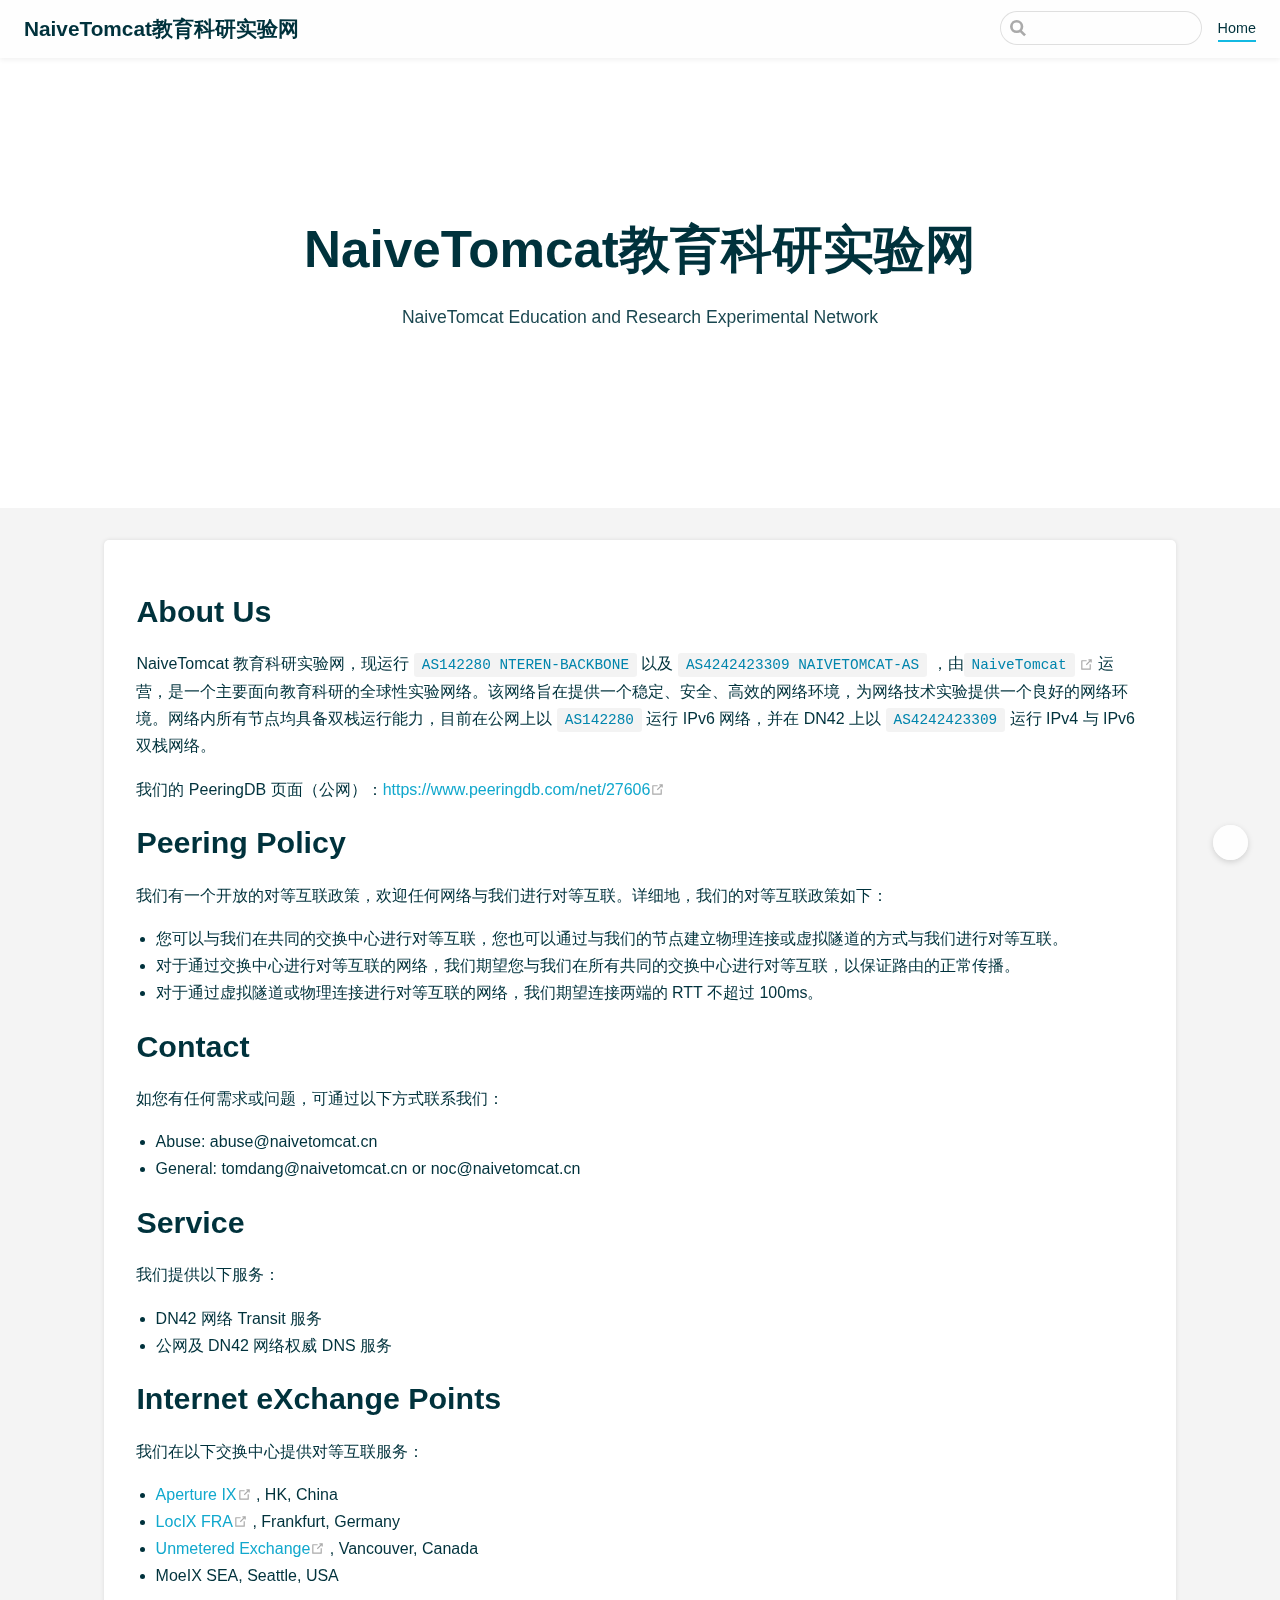
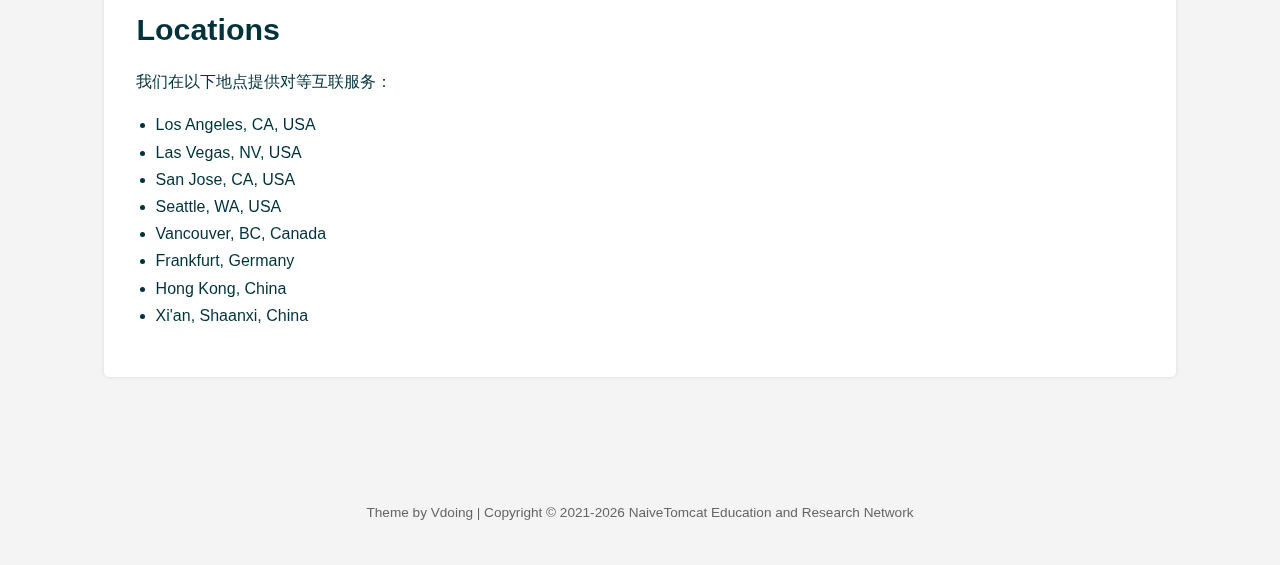
<file: index.html>
<!DOCTYPE html>
<html lang="en-US">
  <head>
    <meta charset="utf-8">
    <meta name="viewport" content="width=device-width,initial-scale=1">
    <title>NaiveTomcat教育科研实验网</title>
    <meta name="generator" content="VuePress 1.9.7">
    <link rel="icon" href="/favicon.ico">
    <meta name="description" content="Official site of NTEREN">
    <meta name="viewport" content="width=device-width,initial-scale=1,user-scalable=no">
    
    <link rel="preload" href="/assets/css/1.styles.e4d63022.css" as="style"><link rel="preload" href="/assets/js/app.486a10b8.js" as="script"><link rel="preload" href="/assets/js/11.ee3bb15a.js" as="script"><link rel="preload" href="/assets/js/14.5bcd62e9.js" as="script">
    <link rel="stylesheet" href="/assets/css/1.styles.e4d63022.css">
  </head>
  <body class="theme-mode-light">
    <div id="app" data-server-rendered="true"><div class="theme-container no-sidebar"><header class="navbar blur"><div title="目录" class="sidebar-button"><svg xmlns="http://www.w3.org/2000/svg" aria-hidden="true" role="img" viewBox="0 0 448 512" class="icon"><path fill="currentColor" d="M436 124H12c-6.627 0-12-5.373-12-12V80c0-6.627 5.373-12 12-12h424c6.627 0 12 5.373 12 12v32c0 6.627-5.373 12-12 12zm0 160H12c-6.627 0-12-5.373-12-12v-32c0-6.627 5.373-12 12-12h424c6.627 0 12 5.373 12 12v32c0 6.627-5.373 12-12 12zm0 160H12c-6.627 0-12-5.373-12-12v-32c0-6.627 5.373-12 12-12h424c6.627 0 12 5.373 12 12v32c0 6.627-5.373 12-12 12z"></path></svg></div> <a href="/" aria-current="page" class="home-link router-link-exact-active router-link-active"><!----> <span class="site-name">NaiveTomcat教育科研实验网</span></a> <div class="links"><div class="search-box"><input aria-label="Search" autocomplete="off" spellcheck="false" value=""> <!----></div> <nav class="nav-links can-hide"><div class="nav-item"><a href="/" aria-current="page" class="nav-link router-link-exact-active router-link-active">Home</a></div> <!----></nav></div></header> <div class="sidebar-mask"></div> <div class="sidebar-hover-trigger"></div> <aside class="sidebar" style="display:none;"><!----> <nav class="nav-links"><div class="nav-item"><a href="/" aria-current="page" class="nav-link router-link-exact-active router-link-active">Home</a></div> <!----></nav>  <!----> </aside> <div class="home-wrapper" data-v-2caa57aa><div class="banner" style="background:var(--mainBg);color:var(--textColor);" data-v-2caa57aa><div class="banner-conent" style="padding-top:7rem;" data-v-2caa57aa><header class="hero" data-v-2caa57aa><!----> <h1 id="main-title" data-v-2caa57aa>
          NaiveTomcat教育科研实验网
        </h1> <p class="description" data-v-2caa57aa>
          NaiveTomcat Education and Research Experimental Network
        </p> <!----></header> <!----></div> <!----></div> <div class="main-wrapper" data-v-2caa57aa><div class="main-left"><!----> <div class="theme-vdoing-content custom card-box content__default" data-v-2caa57aa><h1 id="about-us"><a href="#about-us" class="header-anchor">#</a> About Us</h1> <p>NaiveTomcat 教育科研实验网，现运行 <code>AS142280 NTEREN-BACKBONE</code>  以及 <code>AS4242423309 NAIVETOMCAT-AS</code> ，由<a href="https://blog.naivetomcat.cn" target="_blank" rel="noopener noreferrer"><code>NaiveTomcat</code> <span><svg xmlns="http://www.w3.org/2000/svg" aria-hidden="true" focusable="false" x="0px" y="0px" viewBox="0 0 100 100" width="15" height="15" class="icon outbound"><path fill="currentColor" d="M18.8,85.1h56l0,0c2.2,0,4-1.8,4-4v-32h-8v28h-48v-48h28v-8h-32l0,0c-2.2,0-4,1.8-4,4v56C14.8,83.3,16.6,85.1,18.8,85.1z"></path> <polygon fill="currentColor" points="45.7,48.7 51.3,54.3 77.2,28.5 77.2,37.2 85.2,37.2 85.2,14.9 62.8,14.9 62.8,22.9 71.5,22.9"></polygon></svg> <span class="sr-only">(opens new window)</span></span></a> 运营，是一个主要面向教育科研的全球性实验网络。该网络旨在提供一个稳定、安全、高效的网络环境，为网络技术实验提供一个良好的网络环境。网络内所有节点均具备双栈运行能力，目前在公网上以 <code>AS142280</code>  运行 IPv6 网络，并在 DN42 上以 <code>AS4242423309</code>  运行 IPv4 与 IPv6 双栈网络。</p> <p>我们的 PeeringDB 页面（公网）：<a href="https://www.peeringdb.com/net/27606" target="_blank" rel="noopener noreferrer">https://www.peeringdb.com/net/27606<span><svg xmlns="http://www.w3.org/2000/svg" aria-hidden="true" focusable="false" x="0px" y="0px" viewBox="0 0 100 100" width="15" height="15" class="icon outbound"><path fill="currentColor" d="M18.8,85.1h56l0,0c2.2,0,4-1.8,4-4v-32h-8v28h-48v-48h28v-8h-32l0,0c-2.2,0-4,1.8-4,4v56C14.8,83.3,16.6,85.1,18.8,85.1z"></path> <polygon fill="currentColor" points="45.7,48.7 51.3,54.3 77.2,28.5 77.2,37.2 85.2,37.2 85.2,14.9 62.8,14.9 62.8,22.9 71.5,22.9"></polygon></svg> <span class="sr-only">(opens new window)</span></span></a></p> <h1 id="peering-policy"><a href="#peering-policy" class="header-anchor">#</a> Peering Policy</h1> <p>我们有一个开放的对等互联政策，欢迎任何网络与我们进行对等互联。详细地，我们的对等互联政策如下：</p> <ul><li>您可以与我们在共同的交换中心进行对等互联，您也可以通过与我们的节点建立物理连接或虚拟隧道的方式与我们进行对等互联。</li> <li>对于通过交换中心进行对等互联的网络，我们期望您与我们在所有共同的交换中心进行对等互联，以保证路由的正常传播。</li> <li>对于通过虚拟隧道或物理连接进行对等互联的网络，我们期望连接两端的 RTT 不超过 100ms。</li></ul> <h1 id="contact"><a href="#contact" class="header-anchor">#</a> Contact</h1> <p>如您有任何需求或问题，可通过以下方式联系我们：</p> <ul><li>Abuse: abuse@naivetomcat.cn</li> <li>General: tomdang@naivetomcat.cn or noc@naivetomcat.cn</li></ul> <h1 id="service"><a href="#service" class="header-anchor">#</a> Service</h1> <p>我们提供以下服务：</p> <ul><li>DN42 网络 Transit 服务</li> <li>公网及 DN42 网络权威 DNS 服务</li></ul> <h1 id="internet-exchange-points"><a href="#internet-exchange-points" class="header-anchor">#</a> Internet eXchange Points</h1> <p>我们在以下交换中心提供对等互联服务：</p> <ul><li><a href="https://ix.apernet.io/" target="_blank" rel="noopener noreferrer">Aperture IX<span><svg xmlns="http://www.w3.org/2000/svg" aria-hidden="true" focusable="false" x="0px" y="0px" viewBox="0 0 100 100" width="15" height="15" class="icon outbound"><path fill="currentColor" d="M18.8,85.1h56l0,0c2.2,0,4-1.8,4-4v-32h-8v28h-48v-48h28v-8h-32l0,0c-2.2,0-4,1.8-4,4v56C14.8,83.3,16.6,85.1,18.8,85.1z"></path> <polygon fill="currentColor" points="45.7,48.7 51.3,54.3 77.2,28.5 77.2,37.2 85.2,37.2 85.2,14.9 62.8,14.9 62.8,22.9 71.5,22.9"></polygon></svg> <span class="sr-only">(opens new window)</span></span></a>, HK, China</li> <li><a href="https://locix.online/" target="_blank" rel="noopener noreferrer">LocIX FRA<span><svg xmlns="http://www.w3.org/2000/svg" aria-hidden="true" focusable="false" x="0px" y="0px" viewBox="0 0 100 100" width="15" height="15" class="icon outbound"><path fill="currentColor" d="M18.8,85.1h56l0,0c2.2,0,4-1.8,4-4v-32h-8v28h-48v-48h28v-8h-32l0,0c-2.2,0-4,1.8-4,4v56C14.8,83.3,16.6,85.1,18.8,85.1z"></path> <polygon fill="currentColor" points="45.7,48.7 51.3,54.3 77.2,28.5 77.2,37.2 85.2,37.2 85.2,14.9 62.8,14.9 62.8,22.9 71.5,22.9"></polygon></svg> <span class="sr-only">(opens new window)</span></span></a>, Frankfurt, Germany</li> <li><a href="https://unmetered.exchange/" target="_blank" rel="noopener noreferrer">Unmetered Exchange<span><svg xmlns="http://www.w3.org/2000/svg" aria-hidden="true" focusable="false" x="0px" y="0px" viewBox="0 0 100 100" width="15" height="15" class="icon outbound"><path fill="currentColor" d="M18.8,85.1h56l0,0c2.2,0,4-1.8,4-4v-32h-8v28h-48v-48h28v-8h-32l0,0c-2.2,0-4,1.8-4,4v56C14.8,83.3,16.6,85.1,18.8,85.1z"></path> <polygon fill="currentColor" points="45.7,48.7 51.3,54.3 77.2,28.5 77.2,37.2 85.2,37.2 85.2,14.9 62.8,14.9 62.8,22.9 71.5,22.9"></polygon></svg> <span class="sr-only">(opens new window)</span></span></a>, Vancouver, Canada</li> <li>MoeIX SEA, Seattle, USA</li></ul> <h1 id="locations"><a href="#locations" class="header-anchor">#</a> Locations</h1> <p>我们在以下地点提供对等互联服务：</p> <ul><li>Los Angeles, CA, USA</li> <li>Las Vegas, NV, USA</li> <li>San Jose, CA, USA</li> <li>Seattle, WA, USA</li> <li>Vancouver, BC, Canada</li> <li>Frankfurt, Germany</li> <li>Hong Kong, China</li> <li>Xi'an, Shaanxi, China</li></ul></div></div> <div class="main-right"><!----> <!----> <!----> <!----></div></div></div> <div class="footer"><div class="icons"></div> 
  Theme by
  <a href="https://github.com/xugaoyi/vuepress-theme-vdoing" target="_blank" title="本站主题">Vdoing</a> 
    | Copyright © 2021-2023
    <span>NaiveTomcat Education and Research Network</span></div> <div class="buttons"><div title="返回顶部" class="button blur go-to-top iconfont icon-fanhuidingbu" style="display:none;"></div> <div title="去评论" class="button blur go-to-comment iconfont icon-pinglun" style="display:none;"></div> <div title="主题模式" class="button blur theme-mode-but iconfont icon-zhuti"><ul class="select-box" style="display:none;"><li class="iconfont icon-zidong">
          跟随系统
        </li><li class="iconfont icon-rijianmoshi">
          浅色模式
        </li><li class="iconfont icon-yejianmoshi">
          深色模式
        </li><li class="iconfont icon-yuedu">
          阅读模式
        </li></ul></div></div> <!----> <!----> <!----></div><div class="global-ui"></div></div>
    <script src="/assets/js/app.486a10b8.js" defer></script><script src="/assets/js/11.ee3bb15a.js" defer></script><script src="/assets/js/14.5bcd62e9.js" defer></script>
  </body>
</html>
</file>
<file: assets/css/1.styles.e4d63022.css>
@import url(//at.alicdn.com/t/font_1678482_4tbhmh589x.css);.code-copy{color:#aaa;fill:#aaa;font-size:14px;display:inline-block;cursor:pointer}div[class*=aside-code] aside .code-copy,div[class*=language-] pre .code-copy{position:absolute;z-index:1000;top:7px;right:35px;opacity:0;font-size:16px}div[class*=aside-code] aside:hover .code-copy,div[class*=language-] pre:hover .code-copy{opacity:1}.content pre,.content pre[class*=language-]{overflow-y:hidden}div[class*=language-] pre,div[class*=language-] pre[class*=language-]{position:static!important}div[class~=language-text]:before{content:"text"}div[class~=language-yml]:before{content:"yml"}div[class*=language-] pre{-webkit-user-select:text;-moz-user-select:text;-ms-user-select:text;user-select:text}p code{-webkit-user-select:all;-moz-user-select:all;-ms-user-select:all;user-select:all}@keyframes message-move-in{0%{opacity:0;transform:translateY(-100%)}to{opacity:1;transform:translateY(0)}}#message-container .message.move-in{animation:message-move-in .3s ease-in-out}@keyframes message-move-out{0%{opacity:1;transform:translateY(0)}to{opacity:0;transform:translateY(-100%)}}#message-container .message.move-out{animation:message-move-out .3s ease-in-out;animation-fill-mode:forwards}#message-container .message{background:#fff;margin:10px 0;padding:0 10px;height:40px;box-shadow:0 0 10px 0 #ccc;font-size:14px;border-radius:3px;display:flex;align-items:center;transition:height .2s ease-in-out,margin .2s ease-in-out}#message-container{position:fixed;left:0;top:100px;right:0;display:flex;flex-direction:column;align-items:center}#message-container .message .text{color:#333;padding:0 20px 0 5px}.theme-code-block[data-v-4f1e9d0c]{display:none}.theme-code-block__active[data-v-4f1e9d0c]{display:block}.theme-code-block>pre[data-v-4f1e9d0c]{background-color:orange}@media (max-width:419px){.theme-code-group div[class*=language-][data-v-4f1e9d0c]{margin:0}}.theme-mode-light[data-v-2f5f1757]{--bodyBg:#f4f4f4;--mainBg:#fff;--sidebarBg:hsla(0,0%,100%,0.8);--blurBg:hsla(0,0%,100%,0.9);--customBlockBg:#f1f1f1;--textColor:#00323c;--textLightenColor:#0085ad;--borderColor:rgba(0,0,0,0.12);--codeBg:#f6f6f6;--codeColor:#525252}.theme-mode-light code[class*=language-][data-v-2f5f1757],.theme-mode-light pre[class*=language-][data-v-2f5f1757]{color:#000;background:none;text-shadow:0 1px #fff;font-family:Consolas,Monaco,Andale Mono,Ubuntu Mono,monospace;font-size:1em;text-align:left;white-space:pre;word-spacing:normal;word-break:normal;word-wrap:normal;line-height:1.5;-moz-tab-size:4;-o-tab-size:4;tab-size:4;-webkit-hyphens:none;-ms-hyphens:none;hyphens:none}.theme-mode-light code[class*=language-][data-v-2f5f1757]::-moz-selection,.theme-mode-light code[class*=language-][data-v-2f5f1757] ::-moz-selection,.theme-mode-light pre[class*=language-][data-v-2f5f1757]::-moz-selection,.theme-mode-light pre[class*=language-][data-v-2f5f1757] ::-moz-selection{text-shadow:none;background:#b3d4fc}.theme-mode-light code[class*=language-][data-v-2f5f1757]::selection,.theme-mode-light code[class*=language-][data-v-2f5f1757] ::selection,.theme-mode-light pre[class*=language-][data-v-2f5f1757]::selection,.theme-mode-light pre[class*=language-][data-v-2f5f1757] ::selection{text-shadow:none;background:#b3d4fc}@media print{.theme-mode-light code[class*=language-][data-v-2f5f1757],.theme-mode-light pre[class*=language-][data-v-2f5f1757]{text-shadow:none}}.theme-mode-light pre[class*=language-][data-v-2f5f1757]{padding:1em;margin:.5em 0;overflow:auto}.theme-mode-light :not(pre)>code[class*=language-][data-v-2f5f1757],.theme-mode-light pre[class*=language-][data-v-2f5f1757]{background:#f5f2f0}.theme-mode-light :not(pre)>code[class*=language-][data-v-2f5f1757]{padding:.1em;border-radius:.3em;white-space:normal}.theme-mode-light .token.cdata[data-v-2f5f1757],.theme-mode-light .token.comment[data-v-2f5f1757],.theme-mode-light .token.doctype[data-v-2f5f1757],.theme-mode-light .token.prolog[data-v-2f5f1757]{color:#708090}.theme-mode-light .token.punctuation[data-v-2f5f1757]{color:#999}.theme-mode-light .namespace[data-v-2f5f1757]{opacity:.7}.theme-mode-light .token.boolean[data-v-2f5f1757],.theme-mode-light .token.constant[data-v-2f5f1757],.theme-mode-light .token.deleted[data-v-2f5f1757],.theme-mode-light .token.number[data-v-2f5f1757],.theme-mode-light .token.property[data-v-2f5f1757],.theme-mode-light .token.symbol[data-v-2f5f1757],.theme-mode-light .token.tag[data-v-2f5f1757]{color:#905}.theme-mode-light .token.attr-name[data-v-2f5f1757],.theme-mode-light .token.builtin[data-v-2f5f1757],.theme-mode-light .token.char[data-v-2f5f1757],.theme-mode-light .token.inserted[data-v-2f5f1757],.theme-mode-light .token.selector[data-v-2f5f1757],.theme-mode-light .token.string[data-v-2f5f1757]{color:#690}.theme-mode-light .language-css .token.string[data-v-2f5f1757],.theme-mode-light .style .token.string[data-v-2f5f1757],.theme-mode-light .token.entity[data-v-2f5f1757],.theme-mode-light .token.operator[data-v-2f5f1757],.theme-mode-light .token.url[data-v-2f5f1757]{color:#9a6e3a;background:hsla(0,0%,100%,.5)}.theme-mode-light .token.atrule[data-v-2f5f1757],.theme-mode-light .token.attr-value[data-v-2f5f1757],.theme-mode-light .token.keyword[data-v-2f5f1757]{color:#07a}.theme-mode-light .token.class-name[data-v-2f5f1757],.theme-mode-light .token.function[data-v-2f5f1757]{color:#dd4a68}.theme-mode-light .token.important[data-v-2f5f1757],.theme-mode-light .token.regex[data-v-2f5f1757],.theme-mode-light .token.variable[data-v-2f5f1757]{color:#e90}.theme-mode-light .token.bold[data-v-2f5f1757],.theme-mode-light .token.important[data-v-2f5f1757]{font-weight:700}.theme-mode-light .token.italic[data-v-2f5f1757]{font-style:italic}.theme-mode-light .token.entity[data-v-2f5f1757]{cursor:help}.theme-mode-light div[class*=language-] .highlight-lines .highlighted[data-v-2f5f1757],.theme-mode-light div[class*=language-].line-numbers-mode .highlight-lines .highlighted[data-v-2f5f1757]:before{background-color:hsla(0,0%,78.4%,.4)}.theme-mode-dark[data-v-2f5f1757]{--bodyBg:#27272b;--mainBg:#1e1e22;--sidebarBg:rgba(30,30,34,0.8);--blurBg:rgba(30,30,34,0.8);--customBlockBg:#27272b;--textColor:#9b9baa;--textLightenColor:#0085ad;--borderColor:#30363d;--codeBg:#252526;--codeColor:#fff}.theme-mode-dark code[class*=language-][data-v-2f5f1757],.theme-mode-dark pre[class*=language-][data-v-2f5f1757]{color:#ccc;background:none;text-shadow:none;font-family:Consolas,Monaco,Andale Mono,Ubuntu Mono,monospace;font-size:1em;text-align:left;white-space:pre;word-spacing:normal;word-break:normal;word-wrap:normal;line-height:1.5;-moz-tab-size:4;-o-tab-size:4;tab-size:4;-webkit-hyphens:none;-ms-hyphens:none;hyphens:none}.theme-mode-dark pre[class*=language-][data-v-2f5f1757]{padding:1em;margin:.5em 0;overflow:auto}.theme-mode-dark :not(pre)>code[class*=language-][data-v-2f5f1757],.theme-mode-dark pre[class*=language-][data-v-2f5f1757]{background:#2d2d2d}.theme-mode-dark :not(pre)>code[class*=language-][data-v-2f5f1757]{padding:.1em;border-radius:.3em;white-space:normal}.theme-mode-dark .token.block-comment[data-v-2f5f1757],.theme-mode-dark .token.cdata[data-v-2f5f1757],.theme-mode-dark .token.comment[data-v-2f5f1757],.theme-mode-dark .token.doctype[data-v-2f5f1757],.theme-mode-dark .token.prolog[data-v-2f5f1757]{color:#999}.theme-mode-dark .token.punctuation[data-v-2f5f1757]{color:#ccc}.theme-mode-dark .token.attr-name[data-v-2f5f1757],.theme-mode-dark .token.deleted[data-v-2f5f1757],.theme-mode-dark .token.namespace[data-v-2f5f1757],.theme-mode-dark .token.tag[data-v-2f5f1757]{color:#e2777a}.theme-mode-dark .token.function-name[data-v-2f5f1757]{color:#6196cc}.theme-mode-dark .token.boolean[data-v-2f5f1757],.theme-mode-dark .token.function[data-v-2f5f1757],.theme-mode-dark .token.number[data-v-2f5f1757]{color:#f08d49}.theme-mode-dark .token.class-name[data-v-2f5f1757],.theme-mode-dark .token.constant[data-v-2f5f1757],.theme-mode-dark .token.property[data-v-2f5f1757],.theme-mode-dark .token.symbol[data-v-2f5f1757]{color:#f8c555}.theme-mode-dark .token.atrule[data-v-2f5f1757],.theme-mode-dark .token.builtin[data-v-2f5f1757],.theme-mode-dark .token.important[data-v-2f5f1757],.theme-mode-dark .token.keyword[data-v-2f5f1757],.theme-mode-dark .token.selector[data-v-2f5f1757]{color:#cc99cd}.theme-mode-dark .token.attr-value[data-v-2f5f1757],.theme-mode-dark .token.char[data-v-2f5f1757],.theme-mode-dark .token.regex[data-v-2f5f1757],.theme-mode-dark .token.string[data-v-2f5f1757],.theme-mode-dark .token.variable[data-v-2f5f1757]{color:#7ec699}.theme-mode-dark .token.entity[data-v-2f5f1757],.theme-mode-dark .token.operator[data-v-2f5f1757],.theme-mode-dark .token.url[data-v-2f5f1757]{color:#67cdcc}.theme-mode-dark .language-css .token.string[data-v-2f5f1757],.theme-mode-dark .style .token.string[data-v-2f5f1757],.theme-mode-dark .token.entity[data-v-2f5f1757],.theme-mode-dark .token.operator[data-v-2f5f1757],.theme-mode-dark .token.url[data-v-2f5f1757]{background:none}.theme-mode-dark .token.bold[data-v-2f5f1757],.theme-mode-dark .token.important[data-v-2f5f1757]{font-weight:700}.theme-mode-dark .token.italic[data-v-2f5f1757]{font-style:italic}.theme-mode-dark .token.entity[data-v-2f5f1757]{cursor:help}.theme-mode-dark .token.inserted[data-v-2f5f1757]{color:green}.theme-mode-read[data-v-2f5f1757]{--bodyBg:#ececcc;--mainBg:#f5f5d5;--sidebarBg:rgba(245,245,213,0.8);--blurBg:rgba(245,245,213,0.9);--customBlockBg:#ececcc;--textColor:#704214;--textLightenColor:#963;--borderColor:rgba(0,0,0,0.15);--codeBg:#282c34;--codeColor:#fff}.theme-mode-read code[class*=language-][data-v-2f5f1757],.theme-mode-read pre[class*=language-][data-v-2f5f1757]{color:#ccc;background:none;text-shadow:none;font-family:Consolas,Monaco,Andale Mono,Ubuntu Mono,monospace;font-size:1em;text-align:left;white-space:pre;word-spacing:normal;word-break:normal;word-wrap:normal;line-height:1.5;-moz-tab-size:4;-o-tab-size:4;tab-size:4;-webkit-hyphens:none;-ms-hyphens:none;hyphens:none}.theme-mode-read pre[class*=language-][data-v-2f5f1757]{padding:1em;margin:.5em 0;overflow:auto}.theme-mode-read :not(pre)>code[class*=language-][data-v-2f5f1757],.theme-mode-read pre[class*=language-][data-v-2f5f1757]{background:#2d2d2d}.theme-mode-read :not(pre)>code[class*=language-][data-v-2f5f1757]{padding:.1em;border-radius:.3em;white-space:normal}.theme-mode-read .token.block-comment[data-v-2f5f1757],.theme-mode-read .token.cdata[data-v-2f5f1757],.theme-mode-read .token.comment[data-v-2f5f1757],.theme-mode-read .token.doctype[data-v-2f5f1757],.theme-mode-read .token.prolog[data-v-2f5f1757]{color:#999}.theme-mode-read .token.punctuation[data-v-2f5f1757]{color:#ccc}.theme-mode-read .token.attr-name[data-v-2f5f1757],.theme-mode-read .token.deleted[data-v-2f5f1757],.theme-mode-read .token.namespace[data-v-2f5f1757],.theme-mode-read .token.tag[data-v-2f5f1757]{color:#e2777a}.theme-mode-read .token.function-name[data-v-2f5f1757]{color:#6196cc}.theme-mode-read .token.boolean[data-v-2f5f1757],.theme-mode-read .token.function[data-v-2f5f1757],.theme-mode-read .token.number[data-v-2f5f1757]{color:#f08d49}.theme-mode-read .token.class-name[data-v-2f5f1757],.theme-mode-read .token.constant[data-v-2f5f1757],.theme-mode-read .token.property[data-v-2f5f1757],.theme-mode-read .token.symbol[data-v-2f5f1757]{color:#f8c555}.theme-mode-read .token.atrule[data-v-2f5f1757],.theme-mode-read .token.builtin[data-v-2f5f1757],.theme-mode-read .token.important[data-v-2f5f1757],.theme-mode-read .token.keyword[data-v-2f5f1757],.theme-mode-read .token.selector[data-v-2f5f1757]{color:#cc99cd}.theme-mode-read .token.attr-value[data-v-2f5f1757],.theme-mode-read .token.char[data-v-2f5f1757],.theme-mode-read .token.regex[data-v-2f5f1757],.theme-mode-read .token.string[data-v-2f5f1757],.theme-mode-read .token.variable[data-v-2f5f1757]{color:#7ec699}.theme-mode-read .token.entity[data-v-2f5f1757],.theme-mode-read .token.operator[data-v-2f5f1757],.theme-mode-read .token.url[data-v-2f5f1757]{color:#67cdcc}.theme-mode-read .language-css .token.string[data-v-2f5f1757],.theme-mode-read .style .token.string[data-v-2f5f1757],.theme-mode-read .token.entity[data-v-2f5f1757],.theme-mode-read .token.operator[data-v-2f5f1757],.theme-mode-read .token.url[data-v-2f5f1757]{background:none}.theme-mode-read .token.bold[data-v-2f5f1757],.theme-mode-read .token.important[data-v-2f5f1757]{font-weight:700}.theme-mode-read .token.italic[data-v-2f5f1757]{font-style:italic}.theme-mode-read .token.entity[data-v-2f5f1757]{cursor:help}.theme-mode-read .token.inserted[data-v-2f5f1757]{color:green}.theme-style-line.theme-mode-light[data-v-2f5f1757]{--bodyBg:#fff}.theme-style-line.theme-mode-dark[data-v-2f5f1757]{--bodyBg:#1e1e22}.theme-style-line.theme-mode-read[data-v-2f5f1757]{--bodyBg:#f5f5d5}.theme-code-group[data-v-2f5f1757],.theme-code-group__nav[data-v-2f5f1757]{background-color:var(--codeBg);padding-bottom:22px;border-radius:6px;padding-left:10px;padding-top:10px}.theme-code-group__nav[data-v-2f5f1757]{margin-bottom:-35px}.theme-code-group__ul[data-v-2f5f1757]{margin:auto 0;padding-left:0;display:inline-flex;list-style:none}.theme-code-group__li[data-v-2f5f1757],.theme-code-group__nav-tab[data-v-2f5f1757]{border:0;padding:5px;cursor:pointer;background-color:transparent;font-size:.85em;line-height:1.4;color:var(--codeColor);font-weight:600;opacity:.85}.theme-code-group__nav-tab-active[data-v-2f5f1757]{border-bottom:1px solid #11a8cd;opacity:1}.pre-blank[data-v-2f5f1757]{color:#11a8cd}body .theme-vdoing-content code{color:var(--textLightenColor);padding:.25rem .5rem;margin:0;font-size:.9em;background-color:hsla(0,0%,39.2%,.08);border-radius:3px}body .theme-vdoing-content code .token.deleted{color:#ec5975}body .theme-vdoing-content code .token.inserted{color:#11a8cd}body .theme-vdoing-content pre,body .theme-vdoing-content pre[class*=language-]{line-height:1.4;padding:1.25rem 1.5rem;margin:.85rem 0;background-color:#282c34;border-radius:6px;overflow:auto}body .theme-vdoing-content pre[class*=language-] code,body .theme-vdoing-content pre code{color:var(--codeColor);padding:0;background-color:transparent;border-radius:0}div[class*=language-]{position:relative;background-color:var(--codeBg);border-radius:6px}div[class*=language-] .highlight-lines{-webkit-user-select:none;user-select:none;padding-top:1.3rem;position:absolute;top:0;left:0;width:100%;line-height:1.4}div[class*=language-] .highlight-lines .highlighted{background-color:rgba(0,0,0,.3)}div[class*=language-] pre,div[class*=language-] pre[class*=language-]{background:transparent;position:relative!important;z-index:1}div[class*=language-]:before{position:absolute;z-index:3;top:.8em;right:1em;font-size:.8rem;color:hsla(0,0%,58.8%,.7)}div[class*=language-]:not(.line-numbers-mode) .line-numbers-wrapper{display:none}div[class*=language-].line-numbers-mode .highlight-lines .highlighted{position:relative}div[class*=language-].line-numbers-mode .highlight-lines .highlighted:before{content:" ";position:absolute;z-index:3;left:0;top:0;display:block;width:2.5rem;height:100%;background-color:rgba(0,0,0,.3)}div[class*=language-].line-numbers-mode pre{padding-left:3.5rem;vertical-align:middle}div[class*=language-].line-numbers-mode .line-numbers-wrapper{position:absolute;top:0;width:2.5rem;text-align:center;color:hsla(0,0%,49.8%,.5);padding:1.25rem 0;line-height:1.4}div[class*=language-].line-numbers-mode .line-numbers-wrapper br{-webkit-user-select:none;user-select:none}div[class*=language-].line-numbers-mode .line-numbers-wrapper .line-number{position:relative;z-index:4;-webkit-user-select:none;user-select:none;font-size:.85em}div[class*=language-].line-numbers-mode:after{content:"";position:absolute;z-index:2;top:0;left:0;width:2.5rem;height:100%;border-radius:6px 0 0 6px;border-right:1px solid var(--borderColor);background-color:var(--codeBg)}div[class~=language-js]:before{content:"js"}div[class~=language-ts]:before{content:"ts"}div[class~=language-html]:before{content:"html"}div[class~=language-md]:before{content:"md"}div[class~=language-vue]:before{content:"vue"}div[class~=language-css]:before{content:"css"}div[class~=language-sass]:before{content:"sass"}div[class~=language-scss]:before{content:"scss"}div[class~=language-less]:before{content:"less"}div[class~=language-stylus]:before{content:"stylus"}div[class~=language-go]:before{content:"go"}div[class~=language-java]:before{content:"java"}div[class~=language-c]:before{content:"c"}div[class~=language-sh]:before{content:"sh"}div[class~=language-yaml]:before{content:"yaml"}div[class~=language-py]:before{content:"py"}div[class~=language-docker]:before{content:"docker"}div[class~=language-dockerfile]:before{content:"dockerfile"}div[class~=language-makefile]:before{content:"makefile"}div[class~=language-javascript]:before{content:"js"}div[class~=language-typescript]:before{content:"ts"}div[class~=language-markup]:before{content:"html"}div[class~=language-markdown]:before{content:"md"}div[class~=language-json]:before{content:"json"}div[class~=language-ruby]:before{content:"rb"}div[class~=language-python]:before{content:"py"}div[class~=language-bash]:before{content:"sh"}div[class~=language-php]:before{content:"php"}.custom-block .custom-block-title{font-weight:600;margin-bottom:.2rem}.custom-block p{margin:0}.custom-block.danger,.custom-block.note,.custom-block.tip,.custom-block.warning{padding:.5rem 1.5rem;border-left-width:.5rem;border-left-style:solid;margin:1rem 0}.custom-block.tip{background-color:#f3f5f7;border-color:#42b983;color:#215d42}.custom-block.warning{background-color:#fff7d0;border-color:#e7c000;color:#6b5900}.custom-block.warning .custom-block-title{color:#b29400}.custom-block.warning a{color:var(--textColor)}.custom-block.danger{background-color:#ffe6e6;border-color:#c00;color:#4d0000}.custom-block.danger .custom-block-title{color:#900}.custom-block.danger a{color:var(--textColor)}.custom-block.note{background-color:#e8f5fa;border-color:#157bae;color:#0d4a68}.custom-block.right{color:var(--textColor);font-size:.9rem;text-align:right}.custom-block.theorem{margin:1rem 0;padding:.8rem 1.5rem;border-radius:2px;background-color:var(--customBlockBg)}.custom-block.theorem .title{font-weight:700;margin:.5rem 0}.custom-block.details{display:block;position:relative;border-radius:2px;margin:1em 0;padding:1.6em;background-color:var(--customBlockBg)}.custom-block.details p{margin:.8rem 0}.custom-block.details h4{margin-top:0}.custom-block.details figure:last-child,.custom-block.details p:last-child{margin-bottom:0;padding-bottom:0}.custom-block.details summary{outline:none;cursor:pointer}.custom-block.details summary:hover{color:#11a8cd}.theme-mode-dark .custom-block.warning{background-color:rgba(255,247,208,.2);color:#e7c000}.theme-mode-dark .custom-block.warning .custom-block-title{color:#ffdc2f}.theme-mode-dark .custom-block.tip{background-color:rgba(243,245,247,.2);color:#42b983}.theme-mode-dark .custom-block.danger{background-color:rgba(255,230,230,.4);color:maroon}.theme-mode-dark .custom-block.danger a{color:#11a8cd}.theme-mode-dark .custom-block.note{background-color:rgba(243,245,247,.2);color:#157bae}.arrow{display:inline-block;width:0;height:0}.arrow.up{border-bottom:6px solid #ccc}.arrow.down,.arrow.up{border-left:4px solid transparent;border-right:4px solid transparent}.arrow.down{border-top:6px solid #ccc}.arrow.right{border-left:6px solid #ccc}.arrow.left,.arrow.right{border-top:4px solid transparent;border-bottom:4px solid transparent}.arrow.left{border-right:6px solid #ccc}.theme-vdoing-content:not(.custom){max-width:860px}.table-of-contents .badge{vertical-align:middle}.center-container{text-align:center}.center-container>h1,.center-container>h2,.center-container>h3,.center-container>h4,.center-container>h5,.center-container>h6{margin-top:-3.1rem;padding-top:4.6rem;margin-bottom:0}.center-container>h1 a.header-anchor,.center-container>h2 a.header-anchor,.center-container>h3 a.header-anchor,.center-container>h4 a.header-anchor,.center-container>h5 a.header-anchor,.center-container>h6 a.header-anchor{float:none;padding-right:0;margin-left:-.9rem}.cardListContainer{margin:.7rem 0}.cardListContainer>:not(.card-list){display:none}.cardListContainer .card-list{margin:-.35rem;display:flex;flex-wrap:wrap;align-items:flex-start}.cardListContainer .card-list .card-item{width:calc(33.33333% - .7rem);margin:.35rem;background:var(--bodyBg);border-radius:3px;color:var(--textColor);display:flex;box-shadow:1px 1px 2px 0 rgba(0,0,0,.06);transition:all .4s}.cardListContainer .card-list .card-item:hover{text-decoration:none;box-shadow:0 10px 20px -10px var(--randomColor,rgba(0,0,0,.15));transform:translateY(-3px) scale(1.01)}.cardListContainer .card-list .card-item:hover img{box-shadow:3px 2px 7px rgba(0,0,0,.15)}.cardListContainer .card-list .card-item:hover div p{text-shadow:3px 2px 5px rgba(0,0,0,.15)}.cardListContainer .card-list .card-item img{width:60px;height:60px;border-radius:50%;border:2px solid #fff;margin:1rem 0 1rem 1rem;box-shadow:3px 2px 5px rgba(0,0,0,.08);transition:all .4s}.cardListContainer .card-list .card-item div{flex:1;display:inline-block;float:right;padding:1rem 0}.cardListContainer .card-list .card-item div p{margin:0;padding:0 1rem;transition:text-shadow .4s;text-align:center}.cardListContainer .card-list .card-item div .name{margin:.2rem 0 .3rem}.cardListContainer .card-list .card-item div .desc{font-size:.8rem;line-height:1.1rem;opacity:.8;margin-bottom:.2rem}.cardListContainer .card-list .card-item.row-1{width:calc(100% - .7rem)}.cardListContainer .card-list .card-item.row-1 img{margin-left:2rem}.cardListContainer .card-list .card-item.row-2{width:calc(50% - .7rem)}.cardListContainer .card-list .card-item.row-2 img{margin-left:1.5rem}.cardListContainer .card-list .card-item.row-3{width:calc(33.33333% - .7rem)}.cardListContainer .card-list .card-item.row-4{width:calc(25% - .7rem)}.cardImgListContainer{margin:1rem 0}.cardImgListContainer>:not(.card-list){display:none}.cardImgListContainer .card-list{margin:-.5rem;display:flex;flex-wrap:wrap;align-items:flex-start}.cardImgListContainer .card-list .card-item{width:calc(33.33333% - 1rem);margin:.5rem;background:var(--mainBg);border:1px solid rgba(0,0,0,.1);box-sizing:border-box;border-radius:3px;overflow:hidden;color:var(--textColor);box-shadow:2px 2px 10px rgba(0,0,0,.04);display:flex;flex-direction:column;justify-content:flex-start;align-items:stretch;align-content:stretch;transition:all .4s}.cardImgListContainer .card-list .card-item:hover{box-shadow:1px 1px 20px rgba(0,0,0,.1);transform:translateY(-3px)}.cardImgListContainer .card-list .card-item .box-img{overflow:hidden;position:relative;background:#eee}.cardImgListContainer .card-list .card-item .box-img img{display:block;width:100%;height:100%;transition:all .3s}.cardImgListContainer .card-list .card-item a{color:var(--textColor);transition:color .3s}.cardImgListContainer .card-list .card-item a:hover{text-decoration:none}.cardImgListContainer .card-list .card-item .box-info{padding:.8rem 1rem}.cardImgListContainer .card-list .card-item .box-info p{margin:0}.cardImgListContainer .card-list .card-item .box-info .desc{margin-top:.3rem;opacity:.8;font-size:.9rem;line-height:1.1rem;overflow:hidden;white-space:normal;text-overflow:ellipsis;display:-webkit-box;-webkit-box-orient:vertical}.cardImgListContainer .card-list .card-item .box-footer{overflow:hidden;padding:.8rem 1rem;border-top:1px solid rgba(0,0,0,.1)}.cardImgListContainer .card-list .card-item .box-footer img{width:1.8rem;height:1.8rem;border-radius:50%;float:left}.cardImgListContainer .card-list .card-item .box-footer span{line-height:1.8rem;float:left;margin-left:.6rem;font-size:.8rem}.cardImgListContainer .card-list .card-item.row-1{width:calc(100% - 1rem)}.cardImgListContainer .card-list .card-item.row-2{width:calc(50% - 1rem)}.cardImgListContainer .card-list .card-item.row-3{width:calc(33.33333% - 1rem)}.cardImgListContainer .card-list .card-item.row-4{width:calc(25% - 1rem)}.theme-mode-dark .cardImgListContainer .card-list .card-item,.theme-mode-dark .cardImgListContainer .card-list .card-item .box-footer{border-color:var(--borderColor)}@media (max-width:900px){.cardListContainer .card-list .card-item.row-4{width:calc(33.33333% - .7rem)}.cardImgListContainer .card-list .card-item.row-4{width:calc(33.33333% - 1rem)}}@media (max-width:720px){.cardListContainer .card-list .card-item.row-3,.cardListContainer .card-list .card-item.row-4{width:calc(50% - .7rem)}.cardListContainer .card-list .card-item.row-3 img,.cardListContainer .card-list .card-item.row-4 img{margin-left:1.5rem}.cardImgListContainer .card-list .card-item.row-3,.cardImgListContainer .card-list .card-item.row-4{width:calc(50% - 1rem)}}@media (max-width:500px){.cardListContainer .card-list .card-item.row-1,.cardListContainer .card-list .card-item.row-2,.cardListContainer .card-list .card-item.row-3,.cardListContainer .card-list .card-item.row-4{width:calc(100% - .7rem)}.cardListContainer .card-list .card-item.row-1 img,.cardListContainer .card-list .card-item.row-2 img,.cardListContainer .card-list .card-item.row-3 img,.cardListContainer .card-list .card-item.row-4 img{margin-left:1.5rem}.cardImgListContainer .card-list .card-item.row-1,.cardImgListContainer .card-list .card-item.row-2,.cardImgListContainer .card-list .card-item.row-3,.cardImgListContainer .card-list .card-item.row-4{width:calc(100% - 1rem)}}body,html{padding:0;margin:0}body{font-family:-apple-system,BlinkMacSystemFont,Segoe UI,Roboto,Oxygen,Ubuntu,Cantarell,Fira Sans,Droid Sans,Helvetica Neue,sans-serif;-webkit-font-smoothing:antialiased;-moz-osx-font-smoothing:grayscale;-webkit-tap-highlight-color:transparent;font-size:16px;color:#2c3e50;background:var(--bodyBg)}a,button,input{outline:none;-webkit-tap-highlight-color:rgba(255,255,255,0);-webkit-focus-ring-color:transparent}@media (min-width:719px){::-webkit-scrollbar{width:6px;height:5px}::-webkit-scrollbar-track-piece{background-color:rgba(0,0,0,.15);-webkit-border-radius:3px}::-webkit-scrollbar-thumb:vertical{height:5px;background-color:rgba(0,0,0,.28);-webkit-border-radius:3px}::-webkit-scrollbar-thumb:horizontal{width:5px;background-color:rgba(0,0,0,.28);-webkit-border-radius:3px}}.card-box{border-radius:5px;background:var(--mainBg);box-shadow:0 0 4px 0 rgba(0,0,0,.1);transition:box-shadow .5s}.card-box:hover{box-shadow:0 1px 15px 0 rgba(0,0,0,.1)}@media (max-width:719px){.theme-style-line{margin-left:-1px;margin-right:-1px}}.theme-style-line .card-box{box-shadow:0 0;border:1px solid var(--borderColor)}.blur{-webkit-backdrop-filter:saturate(200%) blur(20px);backdrop-filter:saturate(200%) blur(20px)}.custom-page{min-height:calc(100vh - 3.6rem);padding-top:3.6rem;padding-bottom:.9rem}.custom-page .theme-vdoing-wrapper{margin:0 auto}body .search-box input{background-color:transparent;color:var(--textColor);border:1px solid var(--borderColor,#ccc)}@media (max-width:959px){body .search-box input{border-color:transparent}}.page{transition:padding .2s ease;padding-left:.8rem}.navbar{position:fixed;z-index:20;top:0;left:0;right:0;height:3.6rem;background-color:var(--blurBg);box-sizing:border-box;box-shadow:0 2px 5px rgba(0,0,0,.06)}.sidebar-mask{top:0;width:100vw;height:100vh}.sidebar-hover-trigger,.sidebar-mask{position:fixed;z-index:12;left:0;display:none}.sidebar-hover-trigger{top:8.1rem;bottom:0;width:24px}.sidebar{font-size:16px;background-color:var(--sidebarBg);width:18rem;position:fixed;z-index:13;margin:0;top:3.6rem;left:0;bottom:0;box-sizing:border-box;border-right:1px solid var(--borderColor);overflow-y:auto;transform:translateX(-100%);transition:transform .2s}@media (max-width:719px){.sidebar{background-color:var(--mainBg)}}.theme-vdoing-content:not(.custom){word-wrap:break-word}.theme-vdoing-content:not(.custom) a:hover{text-decoration:underline}.theme-vdoing-content:not(.custom) p.demo{padding:1rem 1.5rem;border:1px solid #ddd;border-radius:4px}.theme-vdoing-content:not(.custom) img{max-width:100%}.theme-vdoing-content.custom{padding:0;margin:0}.theme-vdoing-content.custom img{max-width:100%}a{font-weight:500;text-decoration:none}a,p a code{color:#11a8cd}p a code{font-weight:400}kbd{background:#eee;border:.15rem solid #ddd;border-bottom:.25rem solid #ddd;border-radius:.15rem;padding:0 .15em}blockquote{font-size:1rem;opacity:.75;border-left:.2rem solid hsla(0,0%,39.2%,.3);margin:1rem 0;padding:.25rem 0 .25rem 1rem}blockquote>p{margin:0}ol,ul{padding-left:1.2em}strong{font-weight:600}h1,h2,h3,h4,h5,h6{font-weight:600;line-height:1.25}.theme-vdoing-content:not(.custom)>h1,.theme-vdoing-content:not(.custom)>h2,.theme-vdoing-content:not(.custom)>h3,.theme-vdoing-content:not(.custom)>h4,.theme-vdoing-content:not(.custom)>h5,.theme-vdoing-content:not(.custom)>h6{margin-top:-3.1rem;padding-top:4.6rem;margin-bottom:0}.theme-vdoing-content:not(.custom)>h1:first-child,.theme-vdoing-content:not(.custom)>h2:first-child,.theme-vdoing-content:not(.custom)>h3:first-child,.theme-vdoing-content:not(.custom)>h4:first-child,.theme-vdoing-content:not(.custom)>h5:first-child,.theme-vdoing-content:not(.custom)>h6:first-child{margin-bottom:1rem}.theme-vdoing-content:not(.custom)>h1:first-child+.custom-block,.theme-vdoing-content:not(.custom)>h1:first-child+p,.theme-vdoing-content:not(.custom)>h1:first-child+pre,.theme-vdoing-content:not(.custom)>h2:first-child+.custom-block,.theme-vdoing-content:not(.custom)>h2:first-child+p,.theme-vdoing-content:not(.custom)>h2:first-child+pre,.theme-vdoing-content:not(.custom)>h3:first-child+.custom-block,.theme-vdoing-content:not(.custom)>h3:first-child+p,.theme-vdoing-content:not(.custom)>h3:first-child+pre,.theme-vdoing-content:not(.custom)>h4:first-child+.custom-block,.theme-vdoing-content:not(.custom)>h4:first-child+p,.theme-vdoing-content:not(.custom)>h4:first-child+pre,.theme-vdoing-content:not(.custom)>h5:first-child+.custom-block,.theme-vdoing-content:not(.custom)>h5:first-child+p,.theme-vdoing-content:not(.custom)>h5:first-child+pre,.theme-vdoing-content:not(.custom)>h6:first-child+.custom-block,.theme-vdoing-content:not(.custom)>h6:first-child+p,.theme-vdoing-content:not(.custom)>h6:first-child+pre{margin-top:2rem}h1:focus .header-anchor,h1:hover .header-anchor,h2:focus .header-anchor,h2:hover .header-anchor,h3:focus .header-anchor,h3:hover .header-anchor,h4:focus .header-anchor,h4:hover .header-anchor,h5:focus .header-anchor,h5:hover .header-anchor,h6:focus .header-anchor,h6:hover .header-anchor{opacity:1}.theme-vdoing-content:not(.custom)>.custom-block:first-child,.theme-vdoing-content:not(.custom)>p:first-child,.theme-vdoing-content:not(.custom)>pre:first-child{margin-top:2rem}h1{font-size:1.9rem}.theme-vdoing-content:not(.custom)>h1:first-child{display:none}h2{font-size:1.5rem;padding-bottom:.3rem;border-bottom:1px solid var(--borderColor)}h3{font-size:1.35rem}.page h4{font-size:1.25rem}.page h5{font-size:1.15rem}.page h6{font-size:1.05rem}a.header-anchor{font-size:.85em;float:left;margin-left:-.87em;padding-right:.23em;margin-top:.125em;opacity:0}a.header-anchor:focus,a.header-anchor:hover{text-decoration:none}.line-number,code,kbd{font-family:source-code-pro,Menlo,Monaco,Consolas,Courier New,monospace}ol,p,ul{line-height:1.7}hr{border:0;border-top:1px solid var(--borderColor)}table{border-collapse:collapse;margin:1rem 0;overflow-x:auto;width:100%;display:inline-table}@media (max-width:719px){table{display:block}}tr{border-top:1px solid var(--borderColor)}tr:nth-child(2n){background-color:hsla(0,0%,58.8%,.1)}td,th{border:1px solid var(--borderColor);padding:.6em 1em}@media (max-width:719px){td,th{padding:.3em .5em}}td a,th a{word-break:break-all}.theme-container{color:var(--textColor);min-height:100vh}.theme-container.sidebar-open .sidebar-mask{display:block}.theme-container.no-navbar .theme-vdoing-content:not(.custom)>h1,.theme-container.no-navbar h2,.theme-container.no-navbar h3,.theme-container.no-navbar h4,.theme-container.no-navbar h5,.theme-container.no-navbar h6{margin-top:1.5rem;padding-top:0}.theme-container.no-navbar .sidebar{top:0}@media (min-width:720px){.theme-container.no-sidebar .sidebar{display:none}.theme-container.no-sidebar .page{padding-left:0}}@media (max-width:959px){.sidebar{font-size:15px}}@media (max-width:719px){.sidebar{width:17.099999999999998rem}}@media (min-width:720px) and (max-width:959px){.sidebar{width:16.2rem}.theme-container.sidebar-open .page{padding-left:17rem!important}}@media (max-width:719px){.sidebar{top:0;height:100vh;padding-top:3.6rem;transform:translateX(-100%);transition:transform .2s ease}.page{padding-left:0}.theme-container.sidebar-open .sidebar{transform:translateX(0)}.theme-container.sidebar-open .sidebar-mask{display:block}.theme-container.no-navbar .sidebar{padding-top:0}}@media (max-width:419px){h1{font-size:1.9rem}.theme-vdoing-content div[class*=language-]{margin:.85rem -1.5rem;border-radius:0}}@media (min-width:720px){.theme-container .sidebar-hover-trigger{display:block}.theme-container .sidebar-hover-trigger:hover~.sidebar,.theme-container:not(.sidebar-open) .sidebar-hover-trigger~.sidebar:hover{transform:translateX(0);z-index:100}.theme-container.sidebar-open .sidebar-mask{display:none}.theme-container.sidebar-open .sidebar{transform:translateX(0)}.theme-container.sidebar-open .sidebar-button{left:18rem}.theme-container.sidebar-open .page{padding-left:18.8rem;padding-right:.8rem}.theme-container.sidebar-open .sidebar-hover-trigger{display:none}.theme-container.have-rightmenu .page{padding-right:250px}.theme-container.no-sidebar .page{padding-left:0!important}.theme-container.no-sidebar .sidebar-hover-trigger{display:none}.theme-container.hide-navbar .sidebar-hover-trigger{top:4.5rem}.theme-container.hide-navbar .sidebar{top:0}.theme-container.no-sidebar .sidebar-button{display:none}}@media print{.buttons,.navbar,.sidebar{display:none}.page{padding-top:0!important}}@media (min-width:720px) and (max-width:959px){.theme-container.sidebar-open:not(.on-sidebar) .sidebar-button{left:12.6rem}}.gt-container .gt-ico-tip:after{content:"。( Win + . ) 或 ( ⌃ + ⌘ + ␣ ) 打开表情";color:#999;font-size:.8rem}.gt-container .gt-meta{border-color:var(--borderColor)!important}.gt-container .gt-comments-null{color:var(--textColor);opacity:.5}.gt-container .gt-header-textarea{color:var(--textColor);background:hsla(0,0%,70.6%,.1)!important}.gt-container .gt-btn{border-color:#11a8cd!important;background-color:#11a8cd!important}.gt-container .gt-btn-preview{background-color:hsla(0,0%,100%,0)!important;color:#11a8cd!important}.gt-container a{color:#11a8cd!important}.gt-container .gt-svg svg{fill:#11a8cd!important}.gt-container .gt-comment-admin .gt-comment-content,.gt-container .gt-comment-content{background-color:hsla(0,0%,58.8%,.1)!important}.gt-container .gt-comment-admin .gt-comment-content:hover,.gt-container .gt-comment-content:hover{box-shadow:0 0 25px hsla(0,0%,58.8%,.5)!important}.gt-container .gt-comment-admin .gt-comment-content .gt-comment-body,.gt-container .gt-comment-content .gt-comment-body{color:var(--textColor)!important}.qq{position:relative}.qq:after{content:"可撩";background:#11a8cd;color:#fff;padding:0 5px;border-radius:10px;font-size:12px;position:absolute;top:-4px;right:-35px;transform:scale(.85)}body .vuepress-plugin-demo-block__wrapper,body .vuepress-plugin-demo-block__wrapper .vuepress-plugin-demo-block__display{border-color:hsla(0,0%,62.7%,.3)}body .vuepress-plugin-demo-block__wrapper .vuepress-plugin-demo-block__footer:hover .vuepress-plugin-demo-block__expand:before{border-top-color:#11a8cd!important;border-bottom-color:#11a8cd!important}body .vuepress-plugin-demo-block__wrapper .vuepress-plugin-demo-block__footer:hover svg{fill:#11a8cd!important}.suggestions{overflow:auto;max-height:calc(100vh - 6rem)}@media (max-width:719px){.suggestions{width:90vw;min-width:90vw!important;margin-right:-20px}}.suggestions .highlight{color:#11a8cd;font-weight:700}#nprogress{pointer-events:none}#nprogress .bar{background:#11a8cd;position:fixed;z-index:1031;top:0;left:0;width:100%;height:2px}#nprogress .peg{display:block;position:absolute;right:0;width:100px;height:100%;box-shadow:0 0 10px #11a8cd,0 0 5px #11a8cd;opacity:1;transform:rotate(3deg) translateY(-4px)}#nprogress .spinner{display:block;position:fixed;z-index:1031;top:15px;right:15px}#nprogress .spinner-icon{width:18px;height:18px;box-sizing:border-box;border-color:#11a8cd transparent transparent #11a8cd;border-style:solid;border-width:2px;border-radius:50%;animation:nprogress-spinner .4s linear infinite}.nprogress-custom-parent{overflow:hidden;position:relative}.nprogress-custom-parent #nprogress .bar,.nprogress-custom-parent #nprogress .spinner{position:absolute}@keyframes nprogress-spinner{0%{transform:rotate(0deg)}to{transform:rotate(1turn)}}.icon.outbound{color:#aaa;display:inline-block;vertical-align:middle;position:relative;top:-1px}.sr-only{position:absolute;width:1px;height:1px;padding:0;margin:-1px;overflow:hidden;clip:rect(0,0,0,0);white-space:nowrap;border-width:0}.theme-mode-light[data-v-439bb2a8]{--bodyBg:#f4f4f4;--mainBg:#fff;--sidebarBg:hsla(0,0%,100%,0.8);--blurBg:hsla(0,0%,100%,0.9);--customBlockBg:#f1f1f1;--textColor:#00323c;--textLightenColor:#0085ad;--borderColor:rgba(0,0,0,0.12);--codeBg:#f6f6f6;--codeColor:#525252}.theme-mode-light code[class*=language-][data-v-439bb2a8],.theme-mode-light pre[class*=language-][data-v-439bb2a8]{color:#000;background:none;text-shadow:0 1px #fff;font-family:Consolas,Monaco,Andale Mono,Ubuntu Mono,monospace;font-size:1em;text-align:left;white-space:pre;word-spacing:normal;word-break:normal;word-wrap:normal;line-height:1.5;-moz-tab-size:4;-o-tab-size:4;tab-size:4;-webkit-hyphens:none;-ms-hyphens:none;hyphens:none}.theme-mode-light code[class*=language-][data-v-439bb2a8]::-moz-selection,.theme-mode-light code[class*=language-][data-v-439bb2a8] ::-moz-selection,.theme-mode-light pre[class*=language-][data-v-439bb2a8]::-moz-selection,.theme-mode-light pre[class*=language-][data-v-439bb2a8] ::-moz-selection{text-shadow:none;background:#b3d4fc}.theme-mode-light code[class*=language-][data-v-439bb2a8]::selection,.theme-mode-light code[class*=language-][data-v-439bb2a8] ::selection,.theme-mode-light pre[class*=language-][data-v-439bb2a8]::selection,.theme-mode-light pre[class*=language-][data-v-439bb2a8] ::selection{text-shadow:none;background:#b3d4fc}@media print{.theme-mode-light code[class*=language-][data-v-439bb2a8],.theme-mode-light pre[class*=language-][data-v-439bb2a8]{text-shadow:none}}.theme-mode-light pre[class*=language-][data-v-439bb2a8]{padding:1em;margin:.5em 0;overflow:auto}.theme-mode-light :not(pre)>code[class*=language-][data-v-439bb2a8],.theme-mode-light pre[class*=language-][data-v-439bb2a8]{background:#f5f2f0}.theme-mode-light :not(pre)>code[class*=language-][data-v-439bb2a8]{padding:.1em;border-radius:.3em;white-space:normal}.theme-mode-light .token.cdata[data-v-439bb2a8],.theme-mode-light .token.comment[data-v-439bb2a8],.theme-mode-light .token.doctype[data-v-439bb2a8],.theme-mode-light .token.prolog[data-v-439bb2a8]{color:#708090}.theme-mode-light .token.punctuation[data-v-439bb2a8]{color:#999}.theme-mode-light .namespace[data-v-439bb2a8]{opacity:.7}.theme-mode-light .token.boolean[data-v-439bb2a8],.theme-mode-light .token.constant[data-v-439bb2a8],.theme-mode-light .token.deleted[data-v-439bb2a8],.theme-mode-light .token.number[data-v-439bb2a8],.theme-mode-light .token.property[data-v-439bb2a8],.theme-mode-light .token.symbol[data-v-439bb2a8],.theme-mode-light .token.tag[data-v-439bb2a8]{color:#905}.theme-mode-light .token.attr-name[data-v-439bb2a8],.theme-mode-light .token.builtin[data-v-439bb2a8],.theme-mode-light .token.char[data-v-439bb2a8],.theme-mode-light .token.inserted[data-v-439bb2a8],.theme-mode-light .token.selector[data-v-439bb2a8],.theme-mode-light .token.string[data-v-439bb2a8]{color:#690}.theme-mode-light .language-css .token.string[data-v-439bb2a8],.theme-mode-light .style .token.string[data-v-439bb2a8],.theme-mode-light .token.entity[data-v-439bb2a8],.theme-mode-light .token.operator[data-v-439bb2a8],.theme-mode-light .token.url[data-v-439bb2a8]{color:#9a6e3a;background:hsla(0,0%,100%,.5)}.theme-mode-light .token.atrule[data-v-439bb2a8],.theme-mode-light .token.attr-value[data-v-439bb2a8],.theme-mode-light .token.keyword[data-v-439bb2a8]{color:#07a}.theme-mode-light .token.class-name[data-v-439bb2a8],.theme-mode-light .token.function[data-v-439bb2a8]{color:#dd4a68}.theme-mode-light .token.important[data-v-439bb2a8],.theme-mode-light .token.regex[data-v-439bb2a8],.theme-mode-light .token.variable[data-v-439bb2a8]{color:#e90}.theme-mode-light .token.bold[data-v-439bb2a8],.theme-mode-light .token.important[data-v-439bb2a8]{font-weight:700}.theme-mode-light .token.italic[data-v-439bb2a8]{font-style:italic}.theme-mode-light .token.entity[data-v-439bb2a8]{cursor:help}.theme-mode-light div[class*=language-] .highlight-lines .highlighted[data-v-439bb2a8],.theme-mode-light div[class*=language-].line-numbers-mode .highlight-lines .highlighted[data-v-439bb2a8]:before{background-color:hsla(0,0%,78.4%,.4)}.theme-mode-dark[data-v-439bb2a8]{--bodyBg:#27272b;--mainBg:#1e1e22;--sidebarBg:rgba(30,30,34,0.8);--blurBg:rgba(30,30,34,0.8);--customBlockBg:#27272b;--textColor:#9b9baa;--textLightenColor:#0085ad;--borderColor:#30363d;--codeBg:#252526;--codeColor:#fff}.theme-mode-dark code[class*=language-][data-v-439bb2a8],.theme-mode-dark pre[class*=language-][data-v-439bb2a8]{color:#ccc;background:none;text-shadow:none;font-family:Consolas,Monaco,Andale Mono,Ubuntu Mono,monospace;font-size:1em;text-align:left;white-space:pre;word-spacing:normal;word-break:normal;word-wrap:normal;line-height:1.5;-moz-tab-size:4;-o-tab-size:4;tab-size:4;-webkit-hyphens:none;-ms-hyphens:none;hyphens:none}.theme-mode-dark pre[class*=language-][data-v-439bb2a8]{padding:1em;margin:.5em 0;overflow:auto}.theme-mode-dark :not(pre)>code[class*=language-][data-v-439bb2a8],.theme-mode-dark pre[class*=language-][data-v-439bb2a8]{background:#2d2d2d}.theme-mode-dark :not(pre)>code[class*=language-][data-v-439bb2a8]{padding:.1em;border-radius:.3em;white-space:normal}.theme-mode-dark .token.block-comment[data-v-439bb2a8],.theme-mode-dark .token.cdata[data-v-439bb2a8],.theme-mode-dark .token.comment[data-v-439bb2a8],.theme-mode-dark .token.doctype[data-v-439bb2a8],.theme-mode-dark .token.prolog[data-v-439bb2a8]{color:#999}.theme-mode-dark .token.punctuation[data-v-439bb2a8]{color:#ccc}.theme-mode-dark .token.attr-name[data-v-439bb2a8],.theme-mode-dark .token.deleted[data-v-439bb2a8],.theme-mode-dark .token.namespace[data-v-439bb2a8],.theme-mode-dark .token.tag[data-v-439bb2a8]{color:#e2777a}.theme-mode-dark .token.function-name[data-v-439bb2a8]{color:#6196cc}.theme-mode-dark .token.boolean[data-v-439bb2a8],.theme-mode-dark .token.function[data-v-439bb2a8],.theme-mode-dark .token.number[data-v-439bb2a8]{color:#f08d49}.theme-mode-dark .token.class-name[data-v-439bb2a8],.theme-mode-dark .token.constant[data-v-439bb2a8],.theme-mode-dark .token.property[data-v-439bb2a8],.theme-mode-dark .token.symbol[data-v-439bb2a8]{color:#f8c555}.theme-mode-dark .token.atrule[data-v-439bb2a8],.theme-mode-dark .token.builtin[data-v-439bb2a8],.theme-mode-dark .token.important[data-v-439bb2a8],.theme-mode-dark .token.keyword[data-v-439bb2a8],.theme-mode-dark .token.selector[data-v-439bb2a8]{color:#cc99cd}.theme-mode-dark .token.attr-value[data-v-439bb2a8],.theme-mode-dark .token.char[data-v-439bb2a8],.theme-mode-dark .token.regex[data-v-439bb2a8],.theme-mode-dark .token.string[data-v-439bb2a8],.theme-mode-dark .token.variable[data-v-439bb2a8]{color:#7ec699}.theme-mode-dark .token.entity[data-v-439bb2a8],.theme-mode-dark .token.operator[data-v-439bb2a8],.theme-mode-dark .token.url[data-v-439bb2a8]{color:#67cdcc}.theme-mode-dark .language-css .token.string[data-v-439bb2a8],.theme-mode-dark .style .token.string[data-v-439bb2a8],.theme-mode-dark .token.entity[data-v-439bb2a8],.theme-mode-dark .token.operator[data-v-439bb2a8],.theme-mode-dark .token.url[data-v-439bb2a8]{background:none}.theme-mode-dark .token.bold[data-v-439bb2a8],.theme-mode-dark .token.important[data-v-439bb2a8]{font-weight:700}.theme-mode-dark .token.italic[data-v-439bb2a8]{font-style:italic}.theme-mode-dark .token.entity[data-v-439bb2a8]{cursor:help}.theme-mode-dark .token.inserted[data-v-439bb2a8]{color:green}.theme-mode-read[data-v-439bb2a8]{--bodyBg:#ececcc;--mainBg:#f5f5d5;--sidebarBg:rgba(245,245,213,0.8);--blurBg:rgba(245,245,213,0.9);--customBlockBg:#ececcc;--textColor:#704214;--textLightenColor:#963;--borderColor:rgba(0,0,0,0.15);--codeBg:#282c34;--codeColor:#fff}.theme-mode-read code[class*=language-][data-v-439bb2a8],.theme-mode-read pre[class*=language-][data-v-439bb2a8]{color:#ccc;background:none;text-shadow:none;font-family:Consolas,Monaco,Andale Mono,Ubuntu Mono,monospace;font-size:1em;text-align:left;white-space:pre;word-spacing:normal;word-break:normal;word-wrap:normal;line-height:1.5;-moz-tab-size:4;-o-tab-size:4;tab-size:4;-webkit-hyphens:none;-ms-hyphens:none;hyphens:none}.theme-mode-read pre[class*=language-][data-v-439bb2a8]{padding:1em;margin:.5em 0;overflow:auto}.theme-mode-read :not(pre)>code[class*=language-][data-v-439bb2a8],.theme-mode-read pre[class*=language-][data-v-439bb2a8]{background:#2d2d2d}.theme-mode-read :not(pre)>code[class*=language-][data-v-439bb2a8]{padding:.1em;border-radius:.3em;white-space:normal}.theme-mode-read .token.block-comment[data-v-439bb2a8],.theme-mode-read .token.cdata[data-v-439bb2a8],.theme-mode-read .token.comment[data-v-439bb2a8],.theme-mode-read .token.doctype[data-v-439bb2a8],.theme-mode-read .token.prolog[data-v-439bb2a8]{color:#999}.theme-mode-read .token.punctuation[data-v-439bb2a8]{color:#ccc}.theme-mode-read .token.attr-name[data-v-439bb2a8],.theme-mode-read .token.deleted[data-v-439bb2a8],.theme-mode-read .token.namespace[data-v-439bb2a8],.theme-mode-read .token.tag[data-v-439bb2a8]{color:#e2777a}.theme-mode-read .token.function-name[data-v-439bb2a8]{color:#6196cc}.theme-mode-read .token.boolean[data-v-439bb2a8],.theme-mode-read .token.function[data-v-439bb2a8],.theme-mode-read .token.number[data-v-439bb2a8]{color:#f08d49}.theme-mode-read .token.class-name[data-v-439bb2a8],.theme-mode-read .token.constant[data-v-439bb2a8],.theme-mode-read .token.property[data-v-439bb2a8],.theme-mode-read .token.symbol[data-v-439bb2a8]{color:#f8c555}.theme-mode-read .token.atrule[data-v-439bb2a8],.theme-mode-read .token.builtin[data-v-439bb2a8],.theme-mode-read .token.important[data-v-439bb2a8],.theme-mode-read .token.keyword[data-v-439bb2a8],.theme-mode-read .token.selector[data-v-439bb2a8]{color:#cc99cd}.theme-mode-read .token.attr-value[data-v-439bb2a8],.theme-mode-read .token.char[data-v-439bb2a8],.theme-mode-read .token.regex[data-v-439bb2a8],.theme-mode-read .token.string[data-v-439bb2a8],.theme-mode-read .token.variable[data-v-439bb2a8]{color:#7ec699}.theme-mode-read .token.entity[data-v-439bb2a8],.theme-mode-read .token.operator[data-v-439bb2a8],.theme-mode-read .token.url[data-v-439bb2a8]{color:#67cdcc}.theme-mode-read .language-css .token.string[data-v-439bb2a8],.theme-mode-read .style .token.string[data-v-439bb2a8],.theme-mode-read .token.entity[data-v-439bb2a8],.theme-mode-read .token.operator[data-v-439bb2a8],.theme-mode-read .token.url[data-v-439bb2a8]{background:none}.theme-mode-read .token.bold[data-v-439bb2a8],.theme-mode-read .token.important[data-v-439bb2a8]{font-weight:700}.theme-mode-read .token.italic[data-v-439bb2a8]{font-style:italic}.theme-mode-read .token.entity[data-v-439bb2a8]{cursor:help}.theme-mode-read .token.inserted[data-v-439bb2a8]{color:green}.theme-style-line.theme-mode-light[data-v-439bb2a8]{--bodyBg:#fff}.theme-style-line.theme-mode-dark[data-v-439bb2a8]{--bodyBg:#1e1e22}.theme-style-line.theme-mode-read[data-v-439bb2a8]{--bodyBg:#f5f5d5}.theme-vdoing-content[data-v-439bb2a8]{margin:3rem auto;padding:1.5rem}.theme-vdoing-content span[data-v-439bb2a8]{font-size:6rem;color:#11a8cd}.main-wrapper{margin:1.5rem auto 0;max-width:1100px;padding:0 .9rem;box-sizing:border-box;position:relative;display:flex}.main-wrapper .main-left{flex:1}.main-wrapper .main-left .theme-vdoing-content.card-box{padding:1rem 1.5rem;margin-bottom:.9rem}.main-wrapper .main-left .home-content{padding:1rem 1.5rem 0}.main-wrapper .main-right>*{width:245px;box-sizing:border-box}@media (max-width:900px){.main-wrapper .main-right>*{width:235px}}.main-wrapper .main-right .card-box{margin:0 0 .8rem .8rem;padding-top:.95rem;padding-bottom:.95rem}@media (max-width:719px){.main-wrapper{margin:.9rem 0;padding:0;display:block}.main-wrapper .main-left{width:100%}.main-wrapper .main-left .post-list{margin-bottom:3rem}.main-wrapper .main-left .post-list .post{border-radius:0}.main-wrapper .main-left .pagination{margin-bottom:3rem}.main-wrapper .main-right .blogger-wrapper{display:none}.main-wrapper .main-right .card-box{margin:0 0 .9rem;border-radius:0;width:100%}.theme-style-line .main-wrapper .main-right .card-box{margin:-1px 0 0}}.post-list{margin-bottom:3rem}.post-list .post{position:relative;padding:1rem 1.5rem;margin-bottom:.8rem;transition:all .3s}.post-list .post:last-child{border-bottom:none}.post-list .post.post-leave-active{display:none}.post-list .post.post-enter{opacity:0;transform:translateX(-20px)}.post-list .post:before{position:absolute;top:-1px;right:0;font-size:2.5rem;color:#ff5722;opacity:.85}.post-list .post .title-wrapper a{color:var(--textColor)}.post-list .post .title-wrapper a:hover{color:#11a8cd}.post-list .post .title-wrapper h2{margin:.5rem 0;font-size:1.4rem;border:none}.post-list .post .title-wrapper h2 .title-tag{height:1.2rem;line-height:1.2rem;border:1px solid #ff5722;color:#ff5722;font-size:.8rem;padding:0 .35rem;border-radius:.2rem;margin-left:0;transform:translateY(-.15rem);display:inline-block}.post-list .post .title-wrapper h2 a{display:block}@media (max-width:719px){.post-list .post .title-wrapper h2 a{font-weight:400}}.post-list .post .title-wrapper .article-info>a,.post-list .post .title-wrapper .article-info>span{opacity:.7;font-size:.8rem;margin-right:1rem;cursor:pointer}.post-list .post .title-wrapper .article-info>a:before,.post-list .post .title-wrapper .article-info>span:before{margin-right:.3rem}.post-list .post .title-wrapper .article-info>a a,.post-list .post .title-wrapper .article-info>span a{margin:0}.post-list .post .title-wrapper .article-info>a a:not(:first-child):before,.post-list .post .title-wrapper .article-info>span a:not(:first-child):before{content:"/"}.post-list .post .title-wrapper .article-info .tags a:not(:first-child):before{content:"、"}.post-list .post .excerpt-wrapper{border-top:1px solid var(--borderColor);margin:.5rem 0;overflow:hidden}.post-list .post .excerpt-wrapper .excerpt{margin-bottom:.3rem;font-size:.92rem}.post-list .post .excerpt-wrapper .excerpt h1,.post-list .post .excerpt-wrapper .excerpt h2,.post-list .post .excerpt-wrapper .excerpt h3{display:none}.post-list .post .excerpt-wrapper .excerpt img{max-height:280px;max-width:100%!important;margin:0 auto}.post-list .post .excerpt-wrapper .readmore{float:right;margin-right:1rem;line-height:1rem}.post-list .post .excerpt-wrapper .readmore:before{float:right;font-size:.8rem;margin:.1rem 0 0 .2rem}.theme-style-line .post-list{border:1px solid var(--borderColor);border-bottom:none;border-radius:5px;overflow:hidden}.theme-style-line .post-list .post{margin-bottom:0;border:none;border-bottom:1px solid var(--borderColor);border-radius:0}.article-list{padding:1rem 2rem}@media (max-width:959px){.article-list{padding:1rem 1.5rem}}.article-list.no-article-list{display:none}.article-list .article-title{border-bottom:1px solid var(--borderColor);font-size:1.3rem;padding:1rem}.article-list .article-title a{font-size:1.2rem;color:var(--textColor);opacity:.9}.article-list .article-title a:before{margin-right:.4rem;font-size:1.1rem}.article-list .article-wrapper{overflow:hidden}.article-list .article-wrapper dl{border-bottom:1px dotted var(--borderColor);float:left;display:flex;padding:8px 0;margin:0;height:45px;width:100%}.article-list .article-wrapper dl dd{font-size:1.1rem;color:#f17229;width:50px;text-align:center;margin:0;line-height:45px}.article-list .article-wrapper dl dt{flex:1;display:flex}.article-list .article-wrapper dl dt a{color:var(--textColor);flex:1;display:flex;height:45px;align-items:center;font-weight:400}.article-list .article-wrapper dl dt a div{overflow:hidden;white-space:normal;text-overflow:ellipsis;display:-webkit-box;-webkit-line-clamp:2;-webkit-box-orient:vertical}.article-list .article-wrapper dl dt a div .title-tag{border:1px solid #ff5722;color:#ff5722;font-size:.8rem;padding:0 .35rem;border-radius:.2rem;margin-left:0;transform:translateY(-.05rem);display:inline-block}.article-list .article-wrapper dl dt a:hover{text-decoration:underline}.article-list .article-wrapper dl dt a.more{color:#11a8cd}.article-list .article-wrapper dl dt .date{width:50px;margin-right:15px;color:#999;text-align:right;font-size:.9rem;line-height:45px}.pagination{position:relative;height:60px;text-align:center}@media (max-width:720px){.pagination{margin-left:1px;margin-right:1px}}.pagination span{line-height:1rem;opacity:.9;cursor:pointer}.pagination span:hover{color:#11a8cd}.pagination span.ellipsis{opacity:.5}.pagination span.ellipsis:before{content:"...";font-size:1.2rem}@media (any-hover:hover){.pagination span.ellipsis.ell-two:hover:before{content:"«"}.pagination span.ellipsis.ell-four:hover:before{content:"»"}}.pagination>span{position:absolute;top:0;padding:1rem 1.2rem;font-size:.95rem}.pagination>span:before{font-size:.4rem}.pagination>span.disabled{color:hsla(0,0%,49%,.5)}.pagination>span.prev{left:0}.pagination>span.prev:before{margin-right:.3rem}.pagination>span.next{right:0}.pagination>span.next:before{float:right;margin-left:.3rem}.pagination>span p{display:inline;line-height:.95rem}.pagination .pagination-list span{display:inline-block;width:2.5rem;height:2.5rem;line-height:2.5rem;margin:.3rem}.pagination .pagination-list span.active{background:#11a8cd;color:var(--mainBg)}@media (max-width:800px){.pagination>span{padding:1rem 1.5rem}.pagination>span p{display:none}}@media (max-width:719px){.pagination>span{padding:.9rem 1.5rem}.pagination .pagination-list span{width:2.3rem;height:2.3rem;line-height:2.3rem;margin:.25rem}}@media (max-width:390px){.pagination>span{padding:.8rem 1.3rem}.pagination .pagination-list span{width:2rem;height:2rem;line-height:2rem;margin:.3rem .1rem .1rem}}.blogger-wrapper{height:auto;display:inline-table;padding-top:0!important;overflow:hidden}.blogger-wrapper .avatar{width:100%;overflow:hidden}.blogger-wrapper .avatar img{width:100%;height:100%}.blogger-wrapper .icons{border-top:none;height:35px;line-height:35px}.blogger-wrapper .icons a{font-size:20px;width:33%;color:var(--textColor);display:block;float:left;text-align:center;opacity:.8}.blogger-wrapper .icons a:hover{color:#11a8cd}.blogger-wrapper .blogger{padding:.3rem .95rem 0}.blogger-wrapper .blogger .name{font-size:1.3rem;display:block;margin-bottom:6px}.blogger-wrapper .blogger .slogan{color:var(--textColor)}.categories-wrapper .title{color:var(--textColor);opacity:.9;font-size:1.2rem;padding:0 .95rem}.categories-wrapper .title:before{margin-right:.3rem}.categories-wrapper .categories{margin-top:.6rem}.categories-wrapper .categories a{display:block;padding:8px .95rem 7px;color:var(--textColor);opacity:.8;font-size:.95rem;line-height:.95rem;position:relative;transition:all .2s;border-left:2px solid transparent;margin-top:-1px;overflow:hidden;white-space:nowrap;text-overflow:ellipsis}@media (max-width:719px){.categories-wrapper .categories a{font-weight:400}}.categories-wrapper .categories a:not(.active):hover{color:#11a8cd;background:#f8f8f8;border-color:#11a8cd}.categories-wrapper .categories a:not(.active):hover span{opacity:.8}.categories-wrapper .categories a span{float:right;background-color:var(--textColor);color:var(--mainBg);border-radius:8px;padding:0 .13rem;min-width:1rem;height:1rem;line-height:1rem;font-size:.6rem;text-align:center;opacity:.6;transition:opacity .3s}.categories-wrapper .categories a.active{background:#11a8cd;color:var(--mainBg);padding-left:.8rem;border-radius:1px;border-color:transparent}.theme-mode-dark .categories-wrapper .categories a:not(.active):hover,.theme-mode-read .categories-wrapper .categories a:not(.active):hover{background:var(--customBlockBg)}.tags-wrapper{padding:0 .95rem}.tags-wrapper .title{color:var(--textColor);opacity:.9;font-size:1.2rem}.tags-wrapper .title:before{margin-right:.3rem}.tags-wrapper .tags{text-align:justify;padding:.8rem .5rem .5rem;margin:0 -.5rem -.5rem}.tags-wrapper .tags a{opacity:.8;display:inline-block;padding:.2rem .4rem;transition:all .4s;background-color:var(--textColor);color:var(--mainBg);border-radius:3px;margin:0 .3rem .5rem 0;min-width:2rem;height:1rem;line-height:1rem;font-size:.8rem;text-align:center}@media (max-width:719px){.tags-wrapper .tags a{font-weight:400}}.tags-wrapper .tags a:hover{opacity:1;transform:scale(1.1)}.tags-wrapper .tags a.active{box-shadow:0 5px 10px -5px var(--randomColor,rgba(0,0,0,.15));transform:scale(1.22);opacity:1}.tags-wrapper .tags a.active:hover{text-decoration:none}.theme-mode-light[data-v-2caa57aa]{--bodyBg:#f4f4f4;--mainBg:#fff;--sidebarBg:hsla(0,0%,100%,0.8);--blurBg:hsla(0,0%,100%,0.9);--customBlockBg:#f1f1f1;--textColor:#00323c;--textLightenColor:#0085ad;--borderColor:rgba(0,0,0,0.12);--codeBg:#f6f6f6;--codeColor:#525252}.theme-mode-light code[class*=language-][data-v-2caa57aa],.theme-mode-light pre[class*=language-][data-v-2caa57aa]{color:#000;background:none;text-shadow:0 1px #fff;font-family:Consolas,Monaco,Andale Mono,Ubuntu Mono,monospace;font-size:1em;text-align:left;white-space:pre;word-spacing:normal;word-break:normal;word-wrap:normal;line-height:1.5;-moz-tab-size:4;-o-tab-size:4;tab-size:4;-webkit-hyphens:none;-ms-hyphens:none;hyphens:none}.theme-mode-light code[class*=language-][data-v-2caa57aa]::-moz-selection,.theme-mode-light code[class*=language-][data-v-2caa57aa] ::-moz-selection,.theme-mode-light pre[class*=language-][data-v-2caa57aa]::-moz-selection,.theme-mode-light pre[class*=language-][data-v-2caa57aa] ::-moz-selection{text-shadow:none;background:#b3d4fc}.theme-mode-light code[class*=language-][data-v-2caa57aa]::selection,.theme-mode-light code[class*=language-][data-v-2caa57aa] ::selection,.theme-mode-light pre[class*=language-][data-v-2caa57aa]::selection,.theme-mode-light pre[class*=language-][data-v-2caa57aa] ::selection{text-shadow:none;background:#b3d4fc}@media print{.theme-mode-light code[class*=language-][data-v-2caa57aa],.theme-mode-light pre[class*=language-][data-v-2caa57aa]{text-shadow:none}}.theme-mode-light pre[class*=language-][data-v-2caa57aa]{padding:1em;margin:.5em 0;overflow:auto}.theme-mode-light :not(pre)>code[class*=language-][data-v-2caa57aa],.theme-mode-light pre[class*=language-][data-v-2caa57aa]{background:#f5f2f0}.theme-mode-light :not(pre)>code[class*=language-][data-v-2caa57aa]{padding:.1em;border-radius:.3em;white-space:normal}.theme-mode-light .token.cdata[data-v-2caa57aa],.theme-mode-light .token.comment[data-v-2caa57aa],.theme-mode-light .token.doctype[data-v-2caa57aa],.theme-mode-light .token.prolog[data-v-2caa57aa]{color:#708090}.theme-mode-light .token.punctuation[data-v-2caa57aa]{color:#999}.theme-mode-light .namespace[data-v-2caa57aa]{opacity:.7}.theme-mode-light .token.boolean[data-v-2caa57aa],.theme-mode-light .token.constant[data-v-2caa57aa],.theme-mode-light .token.deleted[data-v-2caa57aa],.theme-mode-light .token.number[data-v-2caa57aa],.theme-mode-light .token.property[data-v-2caa57aa],.theme-mode-light .token.symbol[data-v-2caa57aa],.theme-mode-light .token.tag[data-v-2caa57aa]{color:#905}.theme-mode-light .token.attr-name[data-v-2caa57aa],.theme-mode-light .token.builtin[data-v-2caa57aa],.theme-mode-light .token.char[data-v-2caa57aa],.theme-mode-light .token.inserted[data-v-2caa57aa],.theme-mode-light .token.selector[data-v-2caa57aa],.theme-mode-light .token.string[data-v-2caa57aa]{color:#690}.theme-mode-light .language-css .token.string[data-v-2caa57aa],.theme-mode-light .style .token.string[data-v-2caa57aa],.theme-mode-light .token.entity[data-v-2caa57aa],.theme-mode-light .token.operator[data-v-2caa57aa],.theme-mode-light .token.url[data-v-2caa57aa]{color:#9a6e3a;background:hsla(0,0%,100%,.5)}.theme-mode-light .token.atrule[data-v-2caa57aa],.theme-mode-light .token.attr-value[data-v-2caa57aa],.theme-mode-light .token.keyword[data-v-2caa57aa]{color:#07a}.theme-mode-light .token.class-name[data-v-2caa57aa],.theme-mode-light .token.function[data-v-2caa57aa]{color:#dd4a68}.theme-mode-light .token.important[data-v-2caa57aa],.theme-mode-light .token.regex[data-v-2caa57aa],.theme-mode-light .token.variable[data-v-2caa57aa]{color:#e90}.theme-mode-light .token.bold[data-v-2caa57aa],.theme-mode-light .token.important[data-v-2caa57aa]{font-weight:700}.theme-mode-light .token.italic[data-v-2caa57aa]{font-style:italic}.theme-mode-light .token.entity[data-v-2caa57aa]{cursor:help}.theme-mode-light div[class*=language-] .highlight-lines .highlighted[data-v-2caa57aa],.theme-mode-light div[class*=language-].line-numbers-mode .highlight-lines .highlighted[data-v-2caa57aa]:before{background-color:hsla(0,0%,78.4%,.4)}.theme-mode-dark[data-v-2caa57aa]{--bodyBg:#27272b;--mainBg:#1e1e22;--sidebarBg:rgba(30,30,34,0.8);--blurBg:rgba(30,30,34,0.8);--customBlockBg:#27272b;--textColor:#9b9baa;--textLightenColor:#0085ad;--borderColor:#30363d;--codeBg:#252526;--codeColor:#fff}.theme-mode-dark code[class*=language-][data-v-2caa57aa],.theme-mode-dark pre[class*=language-][data-v-2caa57aa]{color:#ccc;background:none;text-shadow:none;font-family:Consolas,Monaco,Andale Mono,Ubuntu Mono,monospace;font-size:1em;text-align:left;white-space:pre;word-spacing:normal;word-break:normal;word-wrap:normal;line-height:1.5;-moz-tab-size:4;-o-tab-size:4;tab-size:4;-webkit-hyphens:none;-ms-hyphens:none;hyphens:none}.theme-mode-dark pre[class*=language-][data-v-2caa57aa]{padding:1em;margin:.5em 0;overflow:auto}.theme-mode-dark :not(pre)>code[class*=language-][data-v-2caa57aa],.theme-mode-dark pre[class*=language-][data-v-2caa57aa]{background:#2d2d2d}.theme-mode-dark :not(pre)>code[class*=language-][data-v-2caa57aa]{padding:.1em;border-radius:.3em;white-space:normal}.theme-mode-dark .token.block-comment[data-v-2caa57aa],.theme-mode-dark .token.cdata[data-v-2caa57aa],.theme-mode-dark .token.comment[data-v-2caa57aa],.theme-mode-dark .token.doctype[data-v-2caa57aa],.theme-mode-dark .token.prolog[data-v-2caa57aa]{color:#999}.theme-mode-dark .token.punctuation[data-v-2caa57aa]{color:#ccc}.theme-mode-dark .token.attr-name[data-v-2caa57aa],.theme-mode-dark .token.deleted[data-v-2caa57aa],.theme-mode-dark .token.namespace[data-v-2caa57aa],.theme-mode-dark .token.tag[data-v-2caa57aa]{color:#e2777a}.theme-mode-dark .token.function-name[data-v-2caa57aa]{color:#6196cc}.theme-mode-dark .token.boolean[data-v-2caa57aa],.theme-mode-dark .token.function[data-v-2caa57aa],.theme-mode-dark .token.number[data-v-2caa57aa]{color:#f08d49}.theme-mode-dark .token.class-name[data-v-2caa57aa],.theme-mode-dark .token.constant[data-v-2caa57aa],.theme-mode-dark .token.property[data-v-2caa57aa],.theme-mode-dark .token.symbol[data-v-2caa57aa]{color:#f8c555}.theme-mode-dark .token.atrule[data-v-2caa57aa],.theme-mode-dark .token.builtin[data-v-2caa57aa],.theme-mode-dark .token.important[data-v-2caa57aa],.theme-mode-dark .token.keyword[data-v-2caa57aa],.theme-mode-dark .token.selector[data-v-2caa57aa]{color:#cc99cd}.theme-mode-dark .token.attr-value[data-v-2caa57aa],.theme-mode-dark .token.char[data-v-2caa57aa],.theme-mode-dark .token.regex[data-v-2caa57aa],.theme-mode-dark .token.string[data-v-2caa57aa],.theme-mode-dark .token.variable[data-v-2caa57aa]{color:#7ec699}.theme-mode-dark .token.entity[data-v-2caa57aa],.theme-mode-dark .token.operator[data-v-2caa57aa],.theme-mode-dark .token.url[data-v-2caa57aa]{color:#67cdcc}.theme-mode-dark .language-css .token.string[data-v-2caa57aa],.theme-mode-dark .style .token.string[data-v-2caa57aa],.theme-mode-dark .token.entity[data-v-2caa57aa],.theme-mode-dark .token.operator[data-v-2caa57aa],.theme-mode-dark .token.url[data-v-2caa57aa]{background:none}.theme-mode-dark .token.bold[data-v-2caa57aa],.theme-mode-dark .token.important[data-v-2caa57aa]{font-weight:700}.theme-mode-dark .token.italic[data-v-2caa57aa]{font-style:italic}.theme-mode-dark .token.entity[data-v-2caa57aa]{cursor:help}.theme-mode-dark .token.inserted[data-v-2caa57aa]{color:green}.theme-mode-read[data-v-2caa57aa]{--bodyBg:#ececcc;--mainBg:#f5f5d5;--sidebarBg:rgba(245,245,213,0.8);--blurBg:rgba(245,245,213,0.9);--customBlockBg:#ececcc;--textColor:#704214;--textLightenColor:#963;--borderColor:rgba(0,0,0,0.15);--codeBg:#282c34;--codeColor:#fff}.theme-mode-read code[class*=language-][data-v-2caa57aa],.theme-mode-read pre[class*=language-][data-v-2caa57aa]{color:#ccc;background:none;text-shadow:none;font-family:Consolas,Monaco,Andale Mono,Ubuntu Mono,monospace;font-size:1em;text-align:left;white-space:pre;word-spacing:normal;word-break:normal;word-wrap:normal;line-height:1.5;-moz-tab-size:4;-o-tab-size:4;tab-size:4;-webkit-hyphens:none;-ms-hyphens:none;hyphens:none}.theme-mode-read pre[class*=language-][data-v-2caa57aa]{padding:1em;margin:.5em 0;overflow:auto}.theme-mode-read :not(pre)>code[class*=language-][data-v-2caa57aa],.theme-mode-read pre[class*=language-][data-v-2caa57aa]{background:#2d2d2d}.theme-mode-read :not(pre)>code[class*=language-][data-v-2caa57aa]{padding:.1em;border-radius:.3em;white-space:normal}.theme-mode-read .token.block-comment[data-v-2caa57aa],.theme-mode-read .token.cdata[data-v-2caa57aa],.theme-mode-read .token.comment[data-v-2caa57aa],.theme-mode-read .token.doctype[data-v-2caa57aa],.theme-mode-read .token.prolog[data-v-2caa57aa]{color:#999}.theme-mode-read .token.punctuation[data-v-2caa57aa]{color:#ccc}.theme-mode-read .token.attr-name[data-v-2caa57aa],.theme-mode-read .token.deleted[data-v-2caa57aa],.theme-mode-read .token.namespace[data-v-2caa57aa],.theme-mode-read .token.tag[data-v-2caa57aa]{color:#e2777a}.theme-mode-read .token.function-name[data-v-2caa57aa]{color:#6196cc}.theme-mode-read .token.boolean[data-v-2caa57aa],.theme-mode-read .token.function[data-v-2caa57aa],.theme-mode-read .token.number[data-v-2caa57aa]{color:#f08d49}.theme-mode-read .token.class-name[data-v-2caa57aa],.theme-mode-read .token.constant[data-v-2caa57aa],.theme-mode-read .token.property[data-v-2caa57aa],.theme-mode-read .token.symbol[data-v-2caa57aa]{color:#f8c555}.theme-mode-read .token.atrule[data-v-2caa57aa],.theme-mode-read .token.builtin[data-v-2caa57aa],.theme-mode-read .token.important[data-v-2caa57aa],.theme-mode-read .token.keyword[data-v-2caa57aa],.theme-mode-read .token.selector[data-v-2caa57aa]{color:#cc99cd}.theme-mode-read .token.attr-value[data-v-2caa57aa],.theme-mode-read .token.char[data-v-2caa57aa],.theme-mode-read .token.regex[data-v-2caa57aa],.theme-mode-read .token.string[data-v-2caa57aa],.theme-mode-read .token.variable[data-v-2caa57aa]{color:#7ec699}.theme-mode-read .token.entity[data-v-2caa57aa],.theme-mode-read .token.operator[data-v-2caa57aa],.theme-mode-read .token.url[data-v-2caa57aa]{color:#67cdcc}.theme-mode-read .language-css .token.string[data-v-2caa57aa],.theme-mode-read .style .token.string[data-v-2caa57aa],.theme-mode-read .token.entity[data-v-2caa57aa],.theme-mode-read .token.operator[data-v-2caa57aa],.theme-mode-read .token.url[data-v-2caa57aa]{background:none}.theme-mode-read .token.bold[data-v-2caa57aa],.theme-mode-read .token.important[data-v-2caa57aa]{font-weight:700}.theme-mode-read .token.italic[data-v-2caa57aa]{font-style:italic}.theme-mode-read .token.entity[data-v-2caa57aa]{cursor:help}.theme-mode-read .token.inserted[data-v-2caa57aa]{color:green}.theme-style-line.theme-mode-light[data-v-2caa57aa]{--bodyBg:#fff}.theme-style-line.theme-mode-dark[data-v-2caa57aa]{--bodyBg:#1e1e22}.theme-style-line.theme-mode-read[data-v-2caa57aa]{--bodyBg:#f5f5d5}.home-wrapper .banner[data-v-2caa57aa]{width:100%;min-height:450px;margin-top:3.6rem;color:#fff;position:relative;overflow:hidden}.home-wrapper .banner .banner-conent[data-v-2caa57aa]{max-width:1100px;margin:0 auto;position:relative;z-index:1;overflow:hidden}.home-wrapper .banner .banner-conent .hero[data-v-2caa57aa]{text-align:center;margin-top:3rem}.home-wrapper .banner .banner-conent .hero img[data-v-2caa57aa]{max-width:100%;max-height:240px;display:block;margin:2rem auto 1.5rem}.home-wrapper .banner .banner-conent .hero h1[data-v-2caa57aa]{margin:0;font-size:3.2rem}.home-wrapper .banner .banner-conent .hero .action[data-v-2caa57aa],.home-wrapper .banner .banner-conent .hero .description[data-v-2caa57aa]{margin:1.5rem auto}.home-wrapper .banner .banner-conent .hero .description[data-v-2caa57aa]{max-width:40rem;font-size:1.1rem;line-height:1.3;opacity:.9}.home-wrapper .banner .banner-conent .hero .action-button[data-v-2caa57aa]{display:inline-block;font-size:1.2rem;background-color:#11a8cd;padding:.8rem 1.6rem;border-radius:4px;transition:background-color .1s ease;box-sizing:border-box;border-bottom:1px solid #0f97b9;color:#fff}.home-wrapper .banner .banner-conent .hero .action-button[data-v-2caa57aa]:hover{background-color:#13bee8}.home-wrapper .banner .banner-conent .features[data-v-2caa57aa]{padding:2rem 0;margin-top:2.5rem;display:flex;flex-wrap:wrap;align-items:flex-start;align-content:stretch;justify-content:space-between}.home-wrapper .banner .banner-conent .feature[data-v-2caa57aa]{flex-grow:1;flex-basis:30%;max-width:30%;text-align:center}.home-wrapper .banner .banner-conent .feature a[data-v-2caa57aa]{color:inherit}.home-wrapper .banner .banner-conent .feature a .feature-img[data-v-2caa57aa]{width:10rem;height:10rem;animation:heart-data-v-2caa57aa 1.2s ease-in-out 0s infinite alternate;animation-play-state:paused}.home-wrapper .banner .banner-conent .feature a h2[data-v-2caa57aa]{font-weight:500;font-size:1.3rem;border-bottom:none;padding-bottom:0}.home-wrapper .banner .banner-conent .feature a p[data-v-2caa57aa]{opacity:.8;padding:0 .8rem}.home-wrapper .banner .banner-conent .feature:hover .feature-img[data-v-2caa57aa]{animation-play-state:running}.home-wrapper .banner .banner-conent .feature:hover h2[data-v-2caa57aa],.home-wrapper .banner .banner-conent .feature:hover p[data-v-2caa57aa]{color:#11a8cd}.home-wrapper .banner .slide-banner[data-v-2caa57aa]{margin-top:2rem}.home-wrapper .banner .slide-banner .banner-wrapper[data-v-2caa57aa]{position:relative}.home-wrapper .banner .slide-banner .slide-banner-scroll[data-v-2caa57aa]{min-height:1px;overflow:hidden}.home-wrapper .banner .slide-banner .slide-banner-wrapper[data-v-2caa57aa]{height:300px}.home-wrapper .banner .slide-banner .slide-banner-wrapper .slide-item[data-v-2caa57aa]{display:inline-block;height:300px;width:100%;text-align:center}.home-wrapper .banner .slide-banner .slide-banner-wrapper .slide-item a[data-v-2caa57aa]{color:inherit}.home-wrapper .banner .slide-banner .slide-banner-wrapper .slide-item a .feature-img[data-v-2caa57aa]{width:10rem;height:10rem}.home-wrapper .banner .slide-banner .slide-banner-wrapper .slide-item a h2[data-v-2caa57aa]{font-size:1.1rem;font-weight:500;border-bottom:none;padding-bottom:0}.home-wrapper .banner .slide-banner .slide-banner-wrapper .slide-item a p[data-v-2caa57aa]{opacity:.8;padding:0 .8rem}.home-wrapper .banner .slide-banner .docs-wrapper[data-v-2caa57aa]{position:absolute;bottom:25px;left:50%;transform:translateX(-50%)}.home-wrapper .banner .slide-banner .docs-wrapper .doc[data-v-2caa57aa]{display:inline-block;margin:0 4px;width:8px;height:8px;border-radius:50%;background:var(--textColor);opacity:.9}.home-wrapper .banner .slide-banner .docs-wrapper .doc.active[data-v-2caa57aa]{opacity:.5}.home-wrapper .banner.hide-banner[data-v-2caa57aa]{display:none}.home-wrapper .banner.hide-banner+.main-wrapper[data-v-2caa57aa]{margin-top:4.5rem}.home-wrapper .main-wrapper[data-v-2caa57aa]{margin-top:2rem}.home-wrapper .main-wrapper .main-left .card-box[data-v-2caa57aa]{margin-bottom:2rem}.home-wrapper .main-wrapper .main-left .pagination[data-v-2caa57aa]{margin-bottom:3rem}.home-wrapper .main-wrapper .main-left .theme-vdoing-content[data-v-2caa57aa]{padding:0 2rem;overflow:hidden;border:none}.home-wrapper .main-wrapper .main-left .theme-vdoing-content[data-v-2caa57aa]>:first-child{padding-top:2rem}.home-wrapper .main-wrapper .main-left .theme-vdoing-content[data-v-2caa57aa]>:last-child{padding-bottom:2rem}.home-wrapper .main-wrapper .main-right .custom-html-box[data-v-2caa57aa]{padding:0;overflow:hidden}@media (max-width:1025px){.home-wrapper .banner .banner-conent .hero h1[data-v-2caa57aa]{font-size:2.5rem}.home-wrapper .banner .banner-conent .hero .description[data-v-2caa57aa]{font-size:1rem}.home-wrapper .banner .banner-conent .feature a h2[data-v-2caa57aa]{font-size:1.1rem}.home-wrapper .banner .banner-conent .feature a .feature-img[data-v-2caa57aa]{width:9rem;height:9rem}}@media (max-width:719px){.home-wrapper .banner .banner-conent .features[data-v-2caa57aa]{display:none!important}}@media (max-width:419px){.home-wrapper .banner-conent[data-v-2caa57aa]{padding-left:1.5rem;padding-right:1.5rem}.home-wrapper .banner-conent .hero img[data-v-2caa57aa]{max-height:210px;margin:2rem auto 1.2rem}.home-wrapper .banner-conent .hero h1[data-v-2caa57aa]{font-size:2rem}.home-wrapper .banner-conent .hero .action[data-v-2caa57aa],.home-wrapper .banner-conent .hero .description[data-v-2caa57aa],.home-wrapper .banner-conent .hero h1[data-v-2caa57aa]{margin:1.2rem auto}.home-wrapper .banner-conent .hero .description[data-v-2caa57aa]{font-size:1.2rem}.home-wrapper .banner-conent .hero .action-button[data-v-2caa57aa]{font-size:1rem;padding:.6rem 1.2rem}.home-wrapper .banner-conent .feature h2[data-v-2caa57aa]{font-size:1.25rem}}@media (max-width:719px){.theme-style-line .main-wrapper[data-v-2caa57aa]{margin-top:-1px}}@keyframes heart-data-v-2caa57aa{0%{transform:translate(0)}to{transform:translateY(8px)}}.search-box{display:inline-block;position:relative;margin-right:1rem}.search-box input{cursor:text;width:10rem;height:2rem;color:#4e6e8e;display:inline-block;border:1px solid #cfd4db;border-radius:2rem;font-size:.9rem;line-height:2rem;padding:0 .5rem 0 2rem;outline:none;transition:all .2s ease;background:#fff url(/assets/img/search.237d6f6a.svg) .6rem .5rem no-repeat;background-size:1rem}.search-box input:focus{cursor:auto;border-color:#11a8cd}.search-box .suggestions{background:#fff;min-width:500px;max-width:700px;position:absolute;top:2rem;border:1px solid #cfd4db;border-radius:6px;padding:.4rem;list-style-type:none}.search-box .suggestions.align-right{right:0}.search-box .suggestion{line-height:1.4;border-radius:4px;cursor:pointer;width:100%}.search-box .suggestion a{display:block;white-space:normal;color:#415b75;width:100%}.search-box .suggestion a .parent-page-title{color:#fff;font-weight:600;background-color:#11a8cd;padding:5px}.search-box .suggestion a .suggestion-row{border-collapse:collapse;width:100%;display:table}.search-box .suggestion a .suggestion-row .page-title{width:35%;background:#f5f5f5;border:1px solid #eaecef;border-left:none;display:table-cell;text-align:right;padding:5px;font-weight:600}.search-box .suggestion a .suggestion-row .suggestion-content{font-weight:400;border:1px solid #eaecef;border-right:none;width:65%;display:table-cell;padding:5px}.search-box .suggestion a .suggestion-row .suggestion-content .highlight{text-decoration:underline}.search-box .suggestion a .suggestion-row .suggestion-content .header{font-weight:600}.search-box .suggestion.focused{background-color:#f3f4f5}@media (max-width:959px){.search-box input{cursor:pointer;width:0;border-color:transparent;position:relative}.search-box input:focus{cursor:text;left:0;width:10rem}}@media (-ms-high-contrast:none){.search-box input{height:2rem}}@media (max-width:959px) and (min-width:719px){.search-box .suggestions{left:0}}@media (max-width:719px){.search-box{margin-right:0}.search-box input{left:1rem}.search-box .suggestions{right:0}}@media (max-width:419px){.search-box .suggestions{width:calc(100vw - 4rem)}.search-box input:focus{width:8rem}}.sidebar-button{cursor:pointer;display:none;width:1.25rem;height:1.25rem;position:absolute;padding:.6rem;top:.6rem;left:1rem}@media (max-width:719px){.sidebar-button{display:block}}.sidebar-button .icon{display:block;width:1.25rem;height:1.25rem}@media (min-width:720px){.sidebar-button{width:40px;height:40px;display:inline-block;position:fixed;left:0;top:4.6rem;text-align:center;line-height:44px;margin:5px 8px;color:#888;border-radius:50%;padding:0;transition:all .2s}.sidebar-button:hover{background:#11a8cd;color:#fff;box-shadow:0 0 6px #11a8cd}.sidebar-button .icon{display:inline;width:1rem;height:1rem}}.dropdown-enter,.dropdown-leave-to{height:0!important}.dropdown-wrapper{cursor:pointer}.dropdown-wrapper .dropdown-title{display:block;font-size:.9rem;font-family:inherit;cursor:inherit;padding:inherit;line-height:1.4rem;background:transparent;border:none;font-weight:500;color:var(--textColor)}.dropdown-wrapper .dropdown-title:hover{border-color:transparent}.dropdown-wrapper .dropdown-title .arrow{vertical-align:middle;margin-top:-1px;margin-left:.4rem}.dropdown-wrapper .nav-dropdown .dropdown-item{color:inherit;line-height:1.7rem}.dropdown-wrapper .nav-dropdown .dropdown-item h4{margin:.45rem 0 0;border-top:1px solid var(--borderColor);padding:.45rem 1.5rem 0 1.25rem}.dropdown-wrapper .nav-dropdown .dropdown-item .dropdown-subitem-wrapper{padding:0;list-style:none}.dropdown-wrapper .nav-dropdown .dropdown-item .dropdown-subitem-wrapper .dropdown-subitem{font-size:.9em}.dropdown-wrapper .nav-dropdown .dropdown-item a{display:block;line-height:1.7rem;position:relative;border-bottom:none;font-weight:400;margin-bottom:0;padding:0 1.5rem 0 1.25rem}.dropdown-wrapper .nav-dropdown .dropdown-item a.router-link-active,.dropdown-wrapper .nav-dropdown .dropdown-item a:hover{color:#11a8cd}.dropdown-wrapper .nav-dropdown .dropdown-item a.router-link-active:after{content:"";width:0;height:0;border-left:5px solid #11a8cd;border-top:3px solid transparent;border-bottom:3px solid transparent;position:absolute;top:calc(50% - 2px);left:9px}.dropdown-wrapper .nav-dropdown .dropdown-item:first-child h4{margin-top:0;padding-top:0;border-top:0}@media (max-width:719px){.dropdown-wrapper.open .dropdown-title{margin-bottom:.5rem}.dropdown-wrapper .dropdown-title{font-weight:600;font-size:inherit}.dropdown-wrapper .dropdown-title:hover{color:#11a8cd}.dropdown-wrapper .dropdown-title .link-title{display:none}.dropdown-wrapper .dropdown-title .title{display:inline-block!important}.dropdown-wrapper .nav-dropdown{transition:height .1s ease-out;overflow:hidden}.dropdown-wrapper .nav-dropdown .dropdown-item h4{border-top:0;margin-top:0;padding-top:0}.dropdown-wrapper .nav-dropdown .dropdown-item>a,.dropdown-wrapper .nav-dropdown .dropdown-item h4{font-size:15px;line-height:2rem}.dropdown-wrapper .nav-dropdown .dropdown-item .dropdown-subitem{font-size:14px;padding-left:1rem}}@media (min-width:719px){.dropdown-wrapper{height:1.8rem}.dropdown-wrapper.open .nav-dropdown,.dropdown-wrapper:hover .nav-dropdown{display:block!important}.dropdown-wrapper.open:blur{display:none}.dropdown-wrapper .dropdown-title .arrow{border-left:4px solid transparent;border-right:4px solid transparent;border-top:6px solid #ccc;border-bottom:0}.dropdown-wrapper .nav-dropdown{display:none;height:auto!important;box-sizing:border-box;max-height:calc(100vh - 2.7rem);overflow-y:auto;position:absolute;top:100%;right:0;background-color:var(--mainBg);padding:.6rem 0;border-bottom-color:var(--borderColor);border:1px solid var(--borderColor);text-align:left;border-radius:.25rem;white-space:nowrap;margin:0}.nav-item .dropdown-title a.router-link-active,.nav-item .dropdown-title a:hover{margin-bottom:-2px;border-bottom:2px solid #13b9e2}}.nav-links{display:inline-block}.nav-links a{line-height:1.4rem;color:inherit}.nav-links a.router-link-active,.nav-links a:hover{color:#11a8cd}.nav-links .nav-item{position:relative;display:inline-block;margin-left:1.5rem;line-height:2rem}.nav-links .nav-item:first-child{margin-left:0}.nav-links .repo-link{margin-left:1.5rem}@media (max-width:959px){.nav-links .nav-item{margin-left:1.2rem}}@media (max-width:719px){.nav-links .nav-item,.nav-links .repo-link{margin-left:0}}@media (min-width:719px){.nav-links a.router-link-active,.nav-links a:hover{color:var(--textColor)}.nav-item>a:not(.external).router-link-active,.nav-item>a:not(.external):hover{margin-bottom:-2px;border-bottom:2px solid #13b9e2}}.navbar{padding:.7rem 1.5rem;line-height:2.2rem;transition:transform .3s}.navbar a,.navbar img,.navbar span{display:inline-block}.navbar .logo{height:2.2rem;min-width:2.2rem;margin-right:.8rem;vertical-align:top}.navbar .site-name{font-size:1.3rem;font-weight:600;color:var(--textColor);position:relative}.navbar .links{padding-left:1.5rem;box-sizing:border-box;white-space:nowrap;font-size:.9rem;position:absolute;right:1.5rem;top:.7rem;display:flex}.navbar .links .search-box{flex:0 0 auto;vertical-align:top}.hide-navbar .navbar{transform:translateY(-100%)}@media (max-width:959px){.navbar .site-name{display:none}}@media (max-width:719px){.navbar{padding-left:4rem}.navbar .can-hide{display:none}.navbar .links{padding-left:1.5rem}.navbar .site-name{width:calc(100vw - 9.4rem);overflow:hidden;white-space:nowrap;text-overflow:ellipsis}}.page-edit{max-width:860px;padding-top:1rem;padding-bottom:1rem;overflow:auto}.page-edit .edit-link{display:inline-block;float:left;margin:0 2rem .5rem 0}.page-edit .edit-link a{margin-right:.25rem}.page-edit .tags{float:left}.page-edit .tags a{margin:0 .8rem .5rem 0;display:inline-block;color:var(--textLightenColor);padding:.2rem .7rem;font-size:.9em;background-color:hsla(0,0%,50.2%,.08);border-radius:3px;opacity:.8}.page-edit .last-updated{float:right;font-size:.9em}.page-edit .last-updated .prefix{font-weight:500;color:var(--textColor);opacity:.8}.page-edit .last-updated .time{font-weight:400;color:#aaa}@media (max-width:719px){.page-edit .edit-link,.page-edit .tags{margin-bottom:.5rem}.page-edit .last-updated{width:100%;font-size:.8em;text-align:left}}.page-nav{max-width:860px;padding-top:1rem;padding-bottom:0}.page-nav .inner{min-height:2rem;margin-top:0;border-top:1px solid var(--borderColor);padding-top:1rem;overflow:auto}.page-nav .next{float:right}.page-nav-centre-wrap .page-nav-centre{position:fixed;top:50%;width:80px;height:70px;margin-top:-35px;outline:0;transition:all .2s;border-radius:3px;opacity:.55;z-index:99}@media (max-width:1340px){.page-nav-centre-wrap .page-nav-centre{width:50px}}@media (max-width:960px){.page-nav-centre-wrap .page-nav-centre{display:none}}.page-nav-centre-wrap .page-nav-centre:hover{background:hsla(0,0%,60%,.15);opacity:1}.page-nav-centre-wrap .page-nav-centre:hover .tooltip{display:block}.page-nav-centre-wrap .page-nav-centre:before{content:"";display:block;width:10px;height:10px;border-top:2px solid #999;border-right:2px solid #999;position:absolute;top:0;right:0;bottom:0;left:0;margin:auto}.page-nav-centre-wrap .page-nav-centre .tooltip{display:none;background:rgba(0,0,0,.5);color:#fff;padding:4px 8px;font-size:13px;border-radius:3px;position:fixed;max-width:200px;z-index:99}.page-nav-centre-wrap .page-nav-centre-prev{left:0}.page-nav-centre-wrap .page-nav-centre-prev:before{transform:rotate(-135deg)}.page-nav-centre-wrap .page-nav-centre-next{right:0}.page-nav-centre-wrap .page-nav-centre-next:before{transform:rotate(45deg)}.sidebar-open .page-nav-centre-wrap .page-nav-centre-prev{left:18rem}.no-sidebar .page-nav-centre-wrap .page-nav-centre-prev{left:0}.theme-mode-light[data-v-06225672]{--bodyBg:#f4f4f4;--mainBg:#fff;--sidebarBg:hsla(0,0%,100%,0.8);--blurBg:hsla(0,0%,100%,0.9);--customBlockBg:#f1f1f1;--textColor:#00323c;--textLightenColor:#0085ad;--borderColor:rgba(0,0,0,0.12);--codeBg:#f6f6f6;--codeColor:#525252}.theme-mode-light code[class*=language-][data-v-06225672],.theme-mode-light pre[class*=language-][data-v-06225672]{color:#000;background:none;text-shadow:0 1px #fff;font-family:Consolas,Monaco,Andale Mono,Ubuntu Mono,monospace;font-size:1em;text-align:left;white-space:pre;word-spacing:normal;word-break:normal;word-wrap:normal;line-height:1.5;-moz-tab-size:4;-o-tab-size:4;tab-size:4;-webkit-hyphens:none;-ms-hyphens:none;hyphens:none}.theme-mode-light code[class*=language-][data-v-06225672]::-moz-selection,.theme-mode-light code[class*=language-][data-v-06225672] ::-moz-selection,.theme-mode-light pre[class*=language-][data-v-06225672]::-moz-selection,.theme-mode-light pre[class*=language-][data-v-06225672] ::-moz-selection{text-shadow:none;background:#b3d4fc}.theme-mode-light code[class*=language-][data-v-06225672]::selection,.theme-mode-light code[class*=language-][data-v-06225672] ::selection,.theme-mode-light pre[class*=language-][data-v-06225672]::selection,.theme-mode-light pre[class*=language-][data-v-06225672] ::selection{text-shadow:none;background:#b3d4fc}@media print{.theme-mode-light code[class*=language-][data-v-06225672],.theme-mode-light pre[class*=language-][data-v-06225672]{text-shadow:none}}.theme-mode-light pre[class*=language-][data-v-06225672]{padding:1em;margin:.5em 0;overflow:auto}.theme-mode-light :not(pre)>code[class*=language-][data-v-06225672],.theme-mode-light pre[class*=language-][data-v-06225672]{background:#f5f2f0}.theme-mode-light :not(pre)>code[class*=language-][data-v-06225672]{padding:.1em;border-radius:.3em;white-space:normal}.theme-mode-light .token.cdata[data-v-06225672],.theme-mode-light .token.comment[data-v-06225672],.theme-mode-light .token.doctype[data-v-06225672],.theme-mode-light .token.prolog[data-v-06225672]{color:#708090}.theme-mode-light .token.punctuation[data-v-06225672]{color:#999}.theme-mode-light .namespace[data-v-06225672]{opacity:.7}.theme-mode-light .token.boolean[data-v-06225672],.theme-mode-light .token.constant[data-v-06225672],.theme-mode-light .token.deleted[data-v-06225672],.theme-mode-light .token.number[data-v-06225672],.theme-mode-light .token.property[data-v-06225672],.theme-mode-light .token.symbol[data-v-06225672],.theme-mode-light .token.tag[data-v-06225672]{color:#905}.theme-mode-light .token.attr-name[data-v-06225672],.theme-mode-light .token.builtin[data-v-06225672],.theme-mode-light .token.char[data-v-06225672],.theme-mode-light .token.inserted[data-v-06225672],.theme-mode-light .token.selector[data-v-06225672],.theme-mode-light .token.string[data-v-06225672]{color:#690}.theme-mode-light .language-css .token.string[data-v-06225672],.theme-mode-light .style .token.string[data-v-06225672],.theme-mode-light .token.entity[data-v-06225672],.theme-mode-light .token.operator[data-v-06225672],.theme-mode-light .token.url[data-v-06225672]{color:#9a6e3a;background:hsla(0,0%,100%,.5)}.theme-mode-light .token.atrule[data-v-06225672],.theme-mode-light .token.attr-value[data-v-06225672],.theme-mode-light .token.keyword[data-v-06225672]{color:#07a}.theme-mode-light .token.class-name[data-v-06225672],.theme-mode-light .token.function[data-v-06225672]{color:#dd4a68}.theme-mode-light .token.important[data-v-06225672],.theme-mode-light .token.regex[data-v-06225672],.theme-mode-light .token.variable[data-v-06225672]{color:#e90}.theme-mode-light .token.bold[data-v-06225672],.theme-mode-light .token.important[data-v-06225672]{font-weight:700}.theme-mode-light .token.italic[data-v-06225672]{font-style:italic}.theme-mode-light .token.entity[data-v-06225672]{cursor:help}.theme-mode-light div[class*=language-] .highlight-lines .highlighted[data-v-06225672],.theme-mode-light div[class*=language-].line-numbers-mode .highlight-lines .highlighted[data-v-06225672]:before{background-color:hsla(0,0%,78.4%,.4)}.theme-mode-dark[data-v-06225672]{--bodyBg:#27272b;--mainBg:#1e1e22;--sidebarBg:rgba(30,30,34,0.8);--blurBg:rgba(30,30,34,0.8);--customBlockBg:#27272b;--textColor:#9b9baa;--textLightenColor:#0085ad;--borderColor:#30363d;--codeBg:#252526;--codeColor:#fff}.theme-mode-dark code[class*=language-][data-v-06225672],.theme-mode-dark pre[class*=language-][data-v-06225672]{color:#ccc;background:none;text-shadow:none;font-family:Consolas,Monaco,Andale Mono,Ubuntu Mono,monospace;font-size:1em;text-align:left;white-space:pre;word-spacing:normal;word-break:normal;word-wrap:normal;line-height:1.5;-moz-tab-size:4;-o-tab-size:4;tab-size:4;-webkit-hyphens:none;-ms-hyphens:none;hyphens:none}.theme-mode-dark pre[class*=language-][data-v-06225672]{padding:1em;margin:.5em 0;overflow:auto}.theme-mode-dark :not(pre)>code[class*=language-][data-v-06225672],.theme-mode-dark pre[class*=language-][data-v-06225672]{background:#2d2d2d}.theme-mode-dark :not(pre)>code[class*=language-][data-v-06225672]{padding:.1em;border-radius:.3em;white-space:normal}.theme-mode-dark .token.block-comment[data-v-06225672],.theme-mode-dark .token.cdata[data-v-06225672],.theme-mode-dark .token.comment[data-v-06225672],.theme-mode-dark .token.doctype[data-v-06225672],.theme-mode-dark .token.prolog[data-v-06225672]{color:#999}.theme-mode-dark .token.punctuation[data-v-06225672]{color:#ccc}.theme-mode-dark .token.attr-name[data-v-06225672],.theme-mode-dark .token.deleted[data-v-06225672],.theme-mode-dark .token.namespace[data-v-06225672],.theme-mode-dark .token.tag[data-v-06225672]{color:#e2777a}.theme-mode-dark .token.function-name[data-v-06225672]{color:#6196cc}.theme-mode-dark .token.boolean[data-v-06225672],.theme-mode-dark .token.function[data-v-06225672],.theme-mode-dark .token.number[data-v-06225672]{color:#f08d49}.theme-mode-dark .token.class-name[data-v-06225672],.theme-mode-dark .token.constant[data-v-06225672],.theme-mode-dark .token.property[data-v-06225672],.theme-mode-dark .token.symbol[data-v-06225672]{color:#f8c555}.theme-mode-dark .token.atrule[data-v-06225672],.theme-mode-dark .token.builtin[data-v-06225672],.theme-mode-dark .token.important[data-v-06225672],.theme-mode-dark .token.keyword[data-v-06225672],.theme-mode-dark .token.selector[data-v-06225672]{color:#cc99cd}.theme-mode-dark .token.attr-value[data-v-06225672],.theme-mode-dark .token.char[data-v-06225672],.theme-mode-dark .token.regex[data-v-06225672],.theme-mode-dark .token.string[data-v-06225672],.theme-mode-dark .token.variable[data-v-06225672]{color:#7ec699}.theme-mode-dark .token.entity[data-v-06225672],.theme-mode-dark .token.operator[data-v-06225672],.theme-mode-dark .token.url[data-v-06225672]{color:#67cdcc}.theme-mode-dark .language-css .token.string[data-v-06225672],.theme-mode-dark .style .token.string[data-v-06225672],.theme-mode-dark .token.entity[data-v-06225672],.theme-mode-dark .token.operator[data-v-06225672],.theme-mode-dark .token.url[data-v-06225672]{background:none}.theme-mode-dark .token.bold[data-v-06225672],.theme-mode-dark .token.important[data-v-06225672]{font-weight:700}.theme-mode-dark .token.italic[data-v-06225672]{font-style:italic}.theme-mode-dark .token.entity[data-v-06225672]{cursor:help}.theme-mode-dark .token.inserted[data-v-06225672]{color:green}.theme-mode-read[data-v-06225672]{--bodyBg:#ececcc;--mainBg:#f5f5d5;--sidebarBg:rgba(245,245,213,0.8);--blurBg:rgba(245,245,213,0.9);--customBlockBg:#ececcc;--textColor:#704214;--textLightenColor:#963;--borderColor:rgba(0,0,0,0.15);--codeBg:#282c34;--codeColor:#fff}.theme-mode-read code[class*=language-][data-v-06225672],.theme-mode-read pre[class*=language-][data-v-06225672]{color:#ccc;background:none;text-shadow:none;font-family:Consolas,Monaco,Andale Mono,Ubuntu Mono,monospace;font-size:1em;text-align:left;white-space:pre;word-spacing:normal;word-break:normal;word-wrap:normal;line-height:1.5;-moz-tab-size:4;-o-tab-size:4;tab-size:4;-webkit-hyphens:none;-ms-hyphens:none;hyphens:none}.theme-mode-read pre[class*=language-][data-v-06225672]{padding:1em;margin:.5em 0;overflow:auto}.theme-mode-read :not(pre)>code[class*=language-][data-v-06225672],.theme-mode-read pre[class*=language-][data-v-06225672]{background:#2d2d2d}.theme-mode-read :not(pre)>code[class*=language-][data-v-06225672]{padding:.1em;border-radius:.3em;white-space:normal}.theme-mode-read .token.block-comment[data-v-06225672],.theme-mode-read .token.cdata[data-v-06225672],.theme-mode-read .token.comment[data-v-06225672],.theme-mode-read .token.doctype[data-v-06225672],.theme-mode-read .token.prolog[data-v-06225672]{color:#999}.theme-mode-read .token.punctuation[data-v-06225672]{color:#ccc}.theme-mode-read .token.attr-name[data-v-06225672],.theme-mode-read .token.deleted[data-v-06225672],.theme-mode-read .token.namespace[data-v-06225672],.theme-mode-read .token.tag[data-v-06225672]{color:#e2777a}.theme-mode-read .token.function-name[data-v-06225672]{color:#6196cc}.theme-mode-read .token.boolean[data-v-06225672],.theme-mode-read .token.function[data-v-06225672],.theme-mode-read .token.number[data-v-06225672]{color:#f08d49}.theme-mode-read .token.class-name[data-v-06225672],.theme-mode-read .token.constant[data-v-06225672],.theme-mode-read .token.property[data-v-06225672],.theme-mode-read .token.symbol[data-v-06225672]{color:#f8c555}.theme-mode-read .token.atrule[data-v-06225672],.theme-mode-read .token.builtin[data-v-06225672],.theme-mode-read .token.important[data-v-06225672],.theme-mode-read .token.keyword[data-v-06225672],.theme-mode-read .token.selector[data-v-06225672]{color:#cc99cd}.theme-mode-read .token.attr-value[data-v-06225672],.theme-mode-read .token.char[data-v-06225672],.theme-mode-read .token.regex[data-v-06225672],.theme-mode-read .token.string[data-v-06225672],.theme-mode-read .token.variable[data-v-06225672]{color:#7ec699}.theme-mode-read .token.entity[data-v-06225672],.theme-mode-read .token.operator[data-v-06225672],.theme-mode-read .token.url[data-v-06225672]{color:#67cdcc}.theme-mode-read .language-css .token.string[data-v-06225672],.theme-mode-read .style .token.string[data-v-06225672],.theme-mode-read .token.entity[data-v-06225672],.theme-mode-read .token.operator[data-v-06225672],.theme-mode-read .token.url[data-v-06225672]{background:none}.theme-mode-read .token.bold[data-v-06225672],.theme-mode-read .token.important[data-v-06225672]{font-weight:700}.theme-mode-read .token.italic[data-v-06225672]{font-style:italic}.theme-mode-read .token.entity[data-v-06225672]{cursor:help}.theme-mode-read .token.inserted[data-v-06225672]{color:green}.theme-style-line.theme-mode-light[data-v-06225672]{--bodyBg:#fff}.theme-style-line.theme-mode-dark[data-v-06225672]{--bodyBg:#1e1e22}.theme-style-line.theme-mode-read[data-v-06225672]{--bodyBg:#f5f5d5}.articleInfo-wrap[data-v-06225672]{max-width:860px}.theme-style-line .articleInfo-wrap .articleInfo[data-v-06225672]{padding-top:.5rem}.articleInfo-wrap[data-v-06225672]{position:relative;z-index:1;color:#888}.articleInfo-wrap .articleInfo[data-v-06225672]{overflow:hidden;font-size:.92rem}.articleInfo-wrap .articleInfo .breadcrumbs[data-v-06225672]{margin:0;padding:0;overflow:hidden;display:inline-block;line-height:2rem}@media (max-width:960px){.articleInfo-wrap .articleInfo .breadcrumbs[data-v-06225672]{width:100%}}.articleInfo-wrap .articleInfo .breadcrumbs li[data-v-06225672]{list-style-type:none;float:left;padding-right:5px}.articleInfo-wrap .articleInfo .breadcrumbs li[data-v-06225672]:after{content:"/";margin-left:5px;color:#999}.articleInfo-wrap .articleInfo .breadcrumbs li[data-v-06225672]:last-child:after{content:""}.articleInfo-wrap .articleInfo .breadcrumbs li a[data-v-06225672]{color:#888}.articleInfo-wrap .articleInfo .breadcrumbs li a[data-v-06225672]:before{font-size:.92rem}.articleInfo-wrap .articleInfo .breadcrumbs li a[data-v-06225672]:hover{color:#11a8cd}.articleInfo-wrap .articleInfo .breadcrumbs li .icon-home[data-v-06225672]{text-decoration:none}.articleInfo-wrap .articleInfo .info[data-v-06225672]{float:right;line-height:32px}@media (max-width:960px){.articleInfo-wrap .articleInfo .info[data-v-06225672]{float:left}}.articleInfo-wrap .articleInfo .info div[data-v-06225672]{float:left;margin-left:20px;font-size:.8rem}@media (max-width:960px){.articleInfo-wrap .articleInfo .info div[data-v-06225672]{margin:0 20px 0 0}}.articleInfo-wrap .articleInfo .info div[data-v-06225672]:before{margin-right:3px}.articleInfo-wrap .articleInfo .info div a[data-v-06225672]{color:#888}.articleInfo-wrap .articleInfo .info div a[data-v-06225672]:hover{text-decoration:none}.articleInfo-wrap .articleInfo .info div a.beLink[data-v-06225672]:hover{color:#11a8cd;text-decoration:underline}.theme-mode-light[data-v-644d539c]{--bodyBg:#f4f4f4;--mainBg:#fff;--sidebarBg:hsla(0,0%,100%,0.8);--blurBg:hsla(0,0%,100%,0.9);--customBlockBg:#f1f1f1;--textColor:#00323c;--textLightenColor:#0085ad;--borderColor:rgba(0,0,0,0.12);--codeBg:#f6f6f6;--codeColor:#525252}.theme-mode-light code[class*=language-][data-v-644d539c],.theme-mode-light pre[class*=language-][data-v-644d539c]{color:#000;background:none;text-shadow:0 1px #fff;font-family:Consolas,Monaco,Andale Mono,Ubuntu Mono,monospace;font-size:1em;text-align:left;white-space:pre;word-spacing:normal;word-break:normal;word-wrap:normal;line-height:1.5;-moz-tab-size:4;-o-tab-size:4;tab-size:4;-webkit-hyphens:none;-ms-hyphens:none;hyphens:none}.theme-mode-light code[class*=language-][data-v-644d539c]::-moz-selection,.theme-mode-light code[class*=language-][data-v-644d539c] ::-moz-selection,.theme-mode-light pre[class*=language-][data-v-644d539c]::-moz-selection,.theme-mode-light pre[class*=language-][data-v-644d539c] ::-moz-selection{text-shadow:none;background:#b3d4fc}.theme-mode-light code[class*=language-][data-v-644d539c]::selection,.theme-mode-light code[class*=language-][data-v-644d539c] ::selection,.theme-mode-light pre[class*=language-][data-v-644d539c]::selection,.theme-mode-light pre[class*=language-][data-v-644d539c] ::selection{text-shadow:none;background:#b3d4fc}@media print{.theme-mode-light code[class*=language-][data-v-644d539c],.theme-mode-light pre[class*=language-][data-v-644d539c]{text-shadow:none}}.theme-mode-light pre[class*=language-][data-v-644d539c]{padding:1em;margin:.5em 0;overflow:auto}.theme-mode-light :not(pre)>code[class*=language-][data-v-644d539c],.theme-mode-light pre[class*=language-][data-v-644d539c]{background:#f5f2f0}.theme-mode-light :not(pre)>code[class*=language-][data-v-644d539c]{padding:.1em;border-radius:.3em;white-space:normal}.theme-mode-light .token.cdata[data-v-644d539c],.theme-mode-light .token.comment[data-v-644d539c],.theme-mode-light .token.doctype[data-v-644d539c],.theme-mode-light .token.prolog[data-v-644d539c]{color:#708090}.theme-mode-light .token.punctuation[data-v-644d539c]{color:#999}.theme-mode-light .namespace[data-v-644d539c]{opacity:.7}.theme-mode-light .token.boolean[data-v-644d539c],.theme-mode-light .token.constant[data-v-644d539c],.theme-mode-light .token.deleted[data-v-644d539c],.theme-mode-light .token.number[data-v-644d539c],.theme-mode-light .token.property[data-v-644d539c],.theme-mode-light .token.symbol[data-v-644d539c],.theme-mode-light .token.tag[data-v-644d539c]{color:#905}.theme-mode-light .token.attr-name[data-v-644d539c],.theme-mode-light .token.builtin[data-v-644d539c],.theme-mode-light .token.char[data-v-644d539c],.theme-mode-light .token.inserted[data-v-644d539c],.theme-mode-light .token.selector[data-v-644d539c],.theme-mode-light .token.string[data-v-644d539c]{color:#690}.theme-mode-light .language-css .token.string[data-v-644d539c],.theme-mode-light .style .token.string[data-v-644d539c],.theme-mode-light .token.entity[data-v-644d539c],.theme-mode-light .token.operator[data-v-644d539c],.theme-mode-light .token.url[data-v-644d539c]{color:#9a6e3a;background:hsla(0,0%,100%,.5)}.theme-mode-light .token.atrule[data-v-644d539c],.theme-mode-light .token.attr-value[data-v-644d539c],.theme-mode-light .token.keyword[data-v-644d539c]{color:#07a}.theme-mode-light .token.class-name[data-v-644d539c],.theme-mode-light .token.function[data-v-644d539c]{color:#dd4a68}.theme-mode-light .token.important[data-v-644d539c],.theme-mode-light .token.regex[data-v-644d539c],.theme-mode-light .token.variable[data-v-644d539c]{color:#e90}.theme-mode-light .token.bold[data-v-644d539c],.theme-mode-light .token.important[data-v-644d539c]{font-weight:700}.theme-mode-light .token.italic[data-v-644d539c]{font-style:italic}.theme-mode-light .token.entity[data-v-644d539c]{cursor:help}.theme-mode-light div[class*=language-] .highlight-lines .highlighted[data-v-644d539c],.theme-mode-light div[class*=language-].line-numbers-mode .highlight-lines .highlighted[data-v-644d539c]:before{background-color:hsla(0,0%,78.4%,.4)}.theme-mode-dark[data-v-644d539c]{--bodyBg:#27272b;--mainBg:#1e1e22;--sidebarBg:rgba(30,30,34,0.8);--blurBg:rgba(30,30,34,0.8);--customBlockBg:#27272b;--textColor:#9b9baa;--textLightenColor:#0085ad;--borderColor:#30363d;--codeBg:#252526;--codeColor:#fff}.theme-mode-dark code[class*=language-][data-v-644d539c],.theme-mode-dark pre[class*=language-][data-v-644d539c]{color:#ccc;background:none;text-shadow:none;font-family:Consolas,Monaco,Andale Mono,Ubuntu Mono,monospace;font-size:1em;text-align:left;white-space:pre;word-spacing:normal;word-break:normal;word-wrap:normal;line-height:1.5;-moz-tab-size:4;-o-tab-size:4;tab-size:4;-webkit-hyphens:none;-ms-hyphens:none;hyphens:none}.theme-mode-dark pre[class*=language-][data-v-644d539c]{padding:1em;margin:.5em 0;overflow:auto}.theme-mode-dark :not(pre)>code[class*=language-][data-v-644d539c],.theme-mode-dark pre[class*=language-][data-v-644d539c]{background:#2d2d2d}.theme-mode-dark :not(pre)>code[class*=language-][data-v-644d539c]{padding:.1em;border-radius:.3em;white-space:normal}.theme-mode-dark .token.block-comment[data-v-644d539c],.theme-mode-dark .token.cdata[data-v-644d539c],.theme-mode-dark .token.comment[data-v-644d539c],.theme-mode-dark .token.doctype[data-v-644d539c],.theme-mode-dark .token.prolog[data-v-644d539c]{color:#999}.theme-mode-dark .token.punctuation[data-v-644d539c]{color:#ccc}.theme-mode-dark .token.attr-name[data-v-644d539c],.theme-mode-dark .token.deleted[data-v-644d539c],.theme-mode-dark .token.namespace[data-v-644d539c],.theme-mode-dark .token.tag[data-v-644d539c]{color:#e2777a}.theme-mode-dark .token.function-name[data-v-644d539c]{color:#6196cc}.theme-mode-dark .token.boolean[data-v-644d539c],.theme-mode-dark .token.function[data-v-644d539c],.theme-mode-dark .token.number[data-v-644d539c]{color:#f08d49}.theme-mode-dark .token.class-name[data-v-644d539c],.theme-mode-dark .token.constant[data-v-644d539c],.theme-mode-dark .token.property[data-v-644d539c],.theme-mode-dark .token.symbol[data-v-644d539c]{color:#f8c555}.theme-mode-dark .token.atrule[data-v-644d539c],.theme-mode-dark .token.builtin[data-v-644d539c],.theme-mode-dark .token.important[data-v-644d539c],.theme-mode-dark .token.keyword[data-v-644d539c],.theme-mode-dark .token.selector[data-v-644d539c]{color:#cc99cd}.theme-mode-dark .token.attr-value[data-v-644d539c],.theme-mode-dark .token.char[data-v-644d539c],.theme-mode-dark .token.regex[data-v-644d539c],.theme-mode-dark .token.string[data-v-644d539c],.theme-mode-dark .token.variable[data-v-644d539c]{color:#7ec699}.theme-mode-dark .token.entity[data-v-644d539c],.theme-mode-dark .token.operator[data-v-644d539c],.theme-mode-dark .token.url[data-v-644d539c]{color:#67cdcc}.theme-mode-dark .language-css .token.string[data-v-644d539c],.theme-mode-dark .style .token.string[data-v-644d539c],.theme-mode-dark .token.entity[data-v-644d539c],.theme-mode-dark .token.operator[data-v-644d539c],.theme-mode-dark .token.url[data-v-644d539c]{background:none}.theme-mode-dark .token.bold[data-v-644d539c],.theme-mode-dark .token.important[data-v-644d539c]{font-weight:700}.theme-mode-dark .token.italic[data-v-644d539c]{font-style:italic}.theme-mode-dark .token.entity[data-v-644d539c]{cursor:help}.theme-mode-dark .token.inserted[data-v-644d539c]{color:green}.theme-mode-read[data-v-644d539c]{--bodyBg:#ececcc;--mainBg:#f5f5d5;--sidebarBg:rgba(245,245,213,0.8);--blurBg:rgba(245,245,213,0.9);--customBlockBg:#ececcc;--textColor:#704214;--textLightenColor:#963;--borderColor:rgba(0,0,0,0.15);--codeBg:#282c34;--codeColor:#fff}.theme-mode-read code[class*=language-][data-v-644d539c],.theme-mode-read pre[class*=language-][data-v-644d539c]{color:#ccc;background:none;text-shadow:none;font-family:Consolas,Monaco,Andale Mono,Ubuntu Mono,monospace;font-size:1em;text-align:left;white-space:pre;word-spacing:normal;word-break:normal;word-wrap:normal;line-height:1.5;-moz-tab-size:4;-o-tab-size:4;tab-size:4;-webkit-hyphens:none;-ms-hyphens:none;hyphens:none}.theme-mode-read pre[class*=language-][data-v-644d539c]{padding:1em;margin:.5em 0;overflow:auto}.theme-mode-read :not(pre)>code[class*=language-][data-v-644d539c],.theme-mode-read pre[class*=language-][data-v-644d539c]{background:#2d2d2d}.theme-mode-read :not(pre)>code[class*=language-][data-v-644d539c]{padding:.1em;border-radius:.3em;white-space:normal}.theme-mode-read .token.block-comment[data-v-644d539c],.theme-mode-read .token.cdata[data-v-644d539c],.theme-mode-read .token.comment[data-v-644d539c],.theme-mode-read .token.doctype[data-v-644d539c],.theme-mode-read .token.prolog[data-v-644d539c]{color:#999}.theme-mode-read .token.punctuation[data-v-644d539c]{color:#ccc}.theme-mode-read .token.attr-name[data-v-644d539c],.theme-mode-read .token.deleted[data-v-644d539c],.theme-mode-read .token.namespace[data-v-644d539c],.theme-mode-read .token.tag[data-v-644d539c]{color:#e2777a}.theme-mode-read .token.function-name[data-v-644d539c]{color:#6196cc}.theme-mode-read .token.boolean[data-v-644d539c],.theme-mode-read .token.function[data-v-644d539c],.theme-mode-read .token.number[data-v-644d539c]{color:#f08d49}.theme-mode-read .token.class-name[data-v-644d539c],.theme-mode-read .token.constant[data-v-644d539c],.theme-mode-read .token.property[data-v-644d539c],.theme-mode-read .token.symbol[data-v-644d539c]{color:#f8c555}.theme-mode-read .token.atrule[data-v-644d539c],.theme-mode-read .token.builtin[data-v-644d539c],.theme-mode-read .token.important[data-v-644d539c],.theme-mode-read .token.keyword[data-v-644d539c],.theme-mode-read .token.selector[data-v-644d539c]{color:#cc99cd}.theme-mode-read .token.attr-value[data-v-644d539c],.theme-mode-read .token.char[data-v-644d539c],.theme-mode-read .token.regex[data-v-644d539c],.theme-mode-read .token.string[data-v-644d539c],.theme-mode-read .token.variable[data-v-644d539c]{color:#7ec699}.theme-mode-read .token.entity[data-v-644d539c],.theme-mode-read .token.operator[data-v-644d539c],.theme-mode-read .token.url[data-v-644d539c]{color:#67cdcc}.theme-mode-read .language-css .token.string[data-v-644d539c],.theme-mode-read .style .token.string[data-v-644d539c],.theme-mode-read .token.entity[data-v-644d539c],.theme-mode-read .token.operator[data-v-644d539c],.theme-mode-read .token.url[data-v-644d539c]{background:none}.theme-mode-read .token.bold[data-v-644d539c],.theme-mode-read .token.important[data-v-644d539c]{font-weight:700}.theme-mode-read .token.italic[data-v-644d539c]{font-style:italic}.theme-mode-read .token.entity[data-v-644d539c]{cursor:help}.theme-mode-read .token.inserted[data-v-644d539c]{color:green}.theme-style-line.theme-mode-light[data-v-644d539c]{--bodyBg:#fff}.theme-style-line.theme-mode-dark[data-v-644d539c]{--bodyBg:#1e1e22}.theme-style-line.theme-mode-read[data-v-644d539c]{--bodyBg:#f5f5d5}.theme-vdoing-content[data-v-644d539c]{margin-bottom:3.6rem}.title-tag[data-v-644d539c]{border:1px solid #ff5722;color:#ff5722;font-size:.8rem;padding:0 .35rem;border-radius:.2rem;margin-left:0;transform:translateY(-.05rem);display:inline-block}dd[data-v-644d539c],dl[data-v-644d539c]{margin:0}.column-wrapper[data-v-644d539c]{margin-top:1rem;display:flex;padding-bottom:2rem;border-bottom:1px solid var(--borderColor)}.column-wrapper img[data-v-644d539c]{width:80px;height:80px;border-radius:2px;margin-right:1rem}.column-wrapper .column-info .title[data-v-644d539c]{font-size:1.6rem}.column-wrapper .column-info .description[data-v-644d539c]{color:var(--textColor);opacity:.8;margin:.5rem 0}.catalogue-wrapper .catalogue-title[data-v-644d539c]{font-size:1.45rem;margin:2rem 0}.catalogue-wrapper .catalogue-content dl[data-v-644d539c]{margin-bottom:1.8rem}.catalogue-wrapper .catalogue-content dl.inline[data-v-644d539c]{display:inline-block;width:50%;margin-bottom:1rem}@media (max-width:419px){.catalogue-wrapper .catalogue-content dl.inline[data-v-644d539c]{width:100%}}.catalogue-wrapper .catalogue-content dl.inline a[data-v-644d539c]{width:100%}.catalogue-wrapper .catalogue-content dl:not(.inline) dt[data-v-644d539c]{margin-top:-3.6rem;padding-top:3.6rem}.catalogue-wrapper .catalogue-content dl dt[data-v-644d539c]{font-size:1.1rem}.catalogue-wrapper .catalogue-content dl dt:hover .header-anchor[data-v-644d539c]{opacity:1}.catalogue-wrapper .catalogue-content dl dd[data-v-644d539c]{margin-top:.7rem;margin-left:1rem}.catalogue-wrapper .catalogue-content dl a[data-v-644d539c]:not(.header-anchor){margin-bottom:.5rem;display:inline-block;width:50%}.catalogue-wrapper .catalogue-content dl a[data-v-644d539c]:not(.header-anchor):hover{color:#ff5722;text-decoration:none}@media (max-width:419px){.catalogue-wrapper .catalogue-content dl a[data-v-644d539c]:not(.header-anchor){width:100%}}.catalogue-wrapper .catalogue-content dl .sub-cat-wrap[data-v-644d539c]{margin:5px 0 8px;font-size:.95rem}.catalogue-wrapper .catalogue-content dl .sub-cat-wrap>a[data-v-644d539c]{padding-left:1rem;box-sizing:border-box}.catalogue-wrapper .catalogue-content dl .sub-cat-wrap .sub-title[data-v-644d539c]{margin-top:-3.6rem;padding-top:3.6rem;margin-bottom:6px;font-size:1rem}.catalogue-wrapper .catalogue-content dl .sub-cat-wrap:hover .header-anchor[data-v-644d539c]{opacity:1}.theme-style-line .right-menu-wrapper .right-menu-margin{border-left:1px solid var(--borderColor)}.right-menu-wrapper{width:230px;float:right;margin-right:-285px;position:sticky;top:0;font-size:.8rem}.right-menu-wrapper .right-menu-margin{margin-top:4.6rem;border-radius:3px;overflow:hidden}.right-menu-wrapper .right-menu-title{padding:10px 15px 0;background:var(--mainBg);font-size:1rem}.right-menu-wrapper .right-menu-title:after{content:"";display:block;width:100%;height:1px;background:var(--borderColor);margin-top:10px}.right-menu-wrapper .right-menu-content{max-height:80vh;position:relative;overflow:hidden;background:var(--mainBg);padding:4px 3px 4px 0}.right-menu-wrapper .right-menu-content::-webkit-scrollbar{width:3px;height:3px}.right-menu-wrapper .right-menu-content::-webkit-scrollbar-track-piece{background:none}.right-menu-wrapper .right-menu-content::-webkit-scrollbar-thumb:vertical{background-color:hsla(0,0%,49%,.3)}.right-menu-wrapper .right-menu-content:hover{overflow-y:auto;padding-right:0}.right-menu-wrapper .right-menu-content .right-menu-item{padding:4px 15px;overflow:hidden;white-space:nowrap;text-overflow:ellipsis;position:relative}.right-menu-wrapper .right-menu-content .right-menu-item.level2{font-size:.8rem}.right-menu-wrapper .right-menu-content .right-menu-item.level3{padding-left:27px}.right-menu-wrapper .right-menu-content .right-menu-item.level4{padding-left:37px}.right-menu-wrapper .right-menu-content .right-menu-item.level5{padding-left:47px}.right-menu-wrapper .right-menu-content .right-menu-item.level6{padding-left:57px}.right-menu-wrapper .right-menu-content .right-menu-item.active:before{content:"";position:absolute;top:5px;left:0;width:3px;height:14px;background:#11a8cd;border-radius:0 4px 4px 0}.right-menu-wrapper .right-menu-content .right-menu-item.active a{color:#11a8cd;opacity:1}.right-menu-wrapper .right-menu-content .right-menu-item a{color:var(--textColor);opacity:.75;display:inline-block;width:100%;overflow:hidden;white-space:nowrap;text-overflow:ellipsis}.right-menu-wrapper .right-menu-content .right-menu-item a:hover{opacity:1}.right-menu-wrapper .right-menu-content:hover{color:#11a8cd}.page>*{max-width:860px;margin:0 auto;padding:1rem 2.5rem 2rem}.page>:not(.footer){background:var(--mainBg);box-shadow:0 1px 2px 0 rgba(0,0,0,.1);margin-bottom:1rem}@media (min-width:940px){.page>:not(.footer){border-radius:2px}}@media (max-width:959px){.page>*{padding:1rem 2rem}}@media (max-width:419px){.page>*{padding:1rem 1.5rem}}.page{padding-bottom:2rem;display:block}@media (max-width:719px){.page{padding-top:3.6rem}}@media (min-width:719px){.page{padding-top:5.1rem}}@media (min-width:719px){.theme-style-line .page{padding-top:3.6rem}}.theme-style-line .page>:not(.footer){box-shadow:0 0}@media (min-width:720px){.theme-style-line .page .placeholder{height:1.2rem}}.theme-vdoing-wrapper .content-wrapper{position:relative}.theme-vdoing-wrapper h1 .title-tag{height:1.5rem;line-height:1.5rem;border:1px solid #ff5722;color:#ff5722;font-size:1rem;padding:0 .4rem;border-radius:.2rem;margin-left:.5rem;transform:translateY(-.25rem);display:inline-block}.theme-vdoing-wrapper h1 img{margin-bottom:-.2rem;margin-right:.2rem;max-width:2.2rem;max-height:2.2rem}.theme-vdoing-wrapper{--linesColor:rgba(50,0,0,0.05)}.theme-vdoing-wrapper.bg-style-1{background-image:linear-gradient(90deg,var(--linesColor) 3%,transparent 0),linear-gradient(0deg,var(--linesColor) 3%,transparent 0);background-position:50%;background-size:20px 20px}.theme-vdoing-wrapper.bg-style-2{background-image:repeating-linear-gradient(0,var(--linesColor),var(--linesColor) 1px,transparent 0,transparent 50%);background-size:30px 30px}.theme-vdoing-wrapper.bg-style-3{background-image:repeating-linear-gradient(90deg,var(--linesColor),var(--linesColor) 1px,transparent 0,transparent 50%);background-size:30px 30px}.theme-vdoing-wrapper.bg-style-4{background-image:repeating-linear-gradient(-45deg,var(--linesColor),var(--linesColor) 1px,transparent 0,transparent 50%);background-size:20px 20px}.theme-vdoing-wrapper.bg-style-5{background-image:repeating-linear-gradient(45deg,var(--linesColor),var(--linesColor) 1px,transparent 0,transparent 50%);background-size:20px 20px}.theme-vdoing-wrapper.bg-style-6{background-image:radial-gradient(var(--linesColor) 1px,transparent 0);background-size:10px 10px}.theme-mode-dark .theme-vdoing-wrapper{--linesColor:hsla(0,0%,49%,0.05)}@media (min-width:720px) and (max-width:1279px){.have-rightmenu .page{padding-right:.8rem!important}}@media (max-width:1279px){.have-rightmenu .right-menu-wrapper{display:none}}@media (min-width:1280px){.have-rightmenu .sidebar .sidebar-sub-headers{display:none}}.theme-container.only-sidebarItem:not(.have-rightmenu) .sidebar,.theme-container.only-sidebarItem:not(.have-rightmenu) .sidebar-button{display:none}@media (min-width:720px){.theme-container.only-sidebarItem:not(.have-rightmenu) .page{padding-left:.8rem!important}}@media (max-width:719px){.theme-container.only-sidebarItem:not(.have-rightmenu) .page{padding-left:0!important}.theme-container.only-sidebarItem:not(.have-rightmenu) .sidebar,.theme-container.only-sidebarItem:not(.have-rightmenu) .sidebar-button{display:block}}@media (min-width:720px) and (max-width:1279px){.theme-container.only-sidebarItem.have-rightmenu .sidebar,.theme-container.only-sidebarItem.have-rightmenu .sidebar-button{display:block}}@media (min-width:1280px){.theme-container.only-sidebarItem.have-rightmenu .sidebar,.theme-container.only-sidebarItem.have-rightmenu .sidebar-button{display:none}}.categories-page .categories-wrapper{position:sticky;top:4.5rem;max-height:calc(100vh - 10rem);min-height:4.2rem}@media (max-width:719px){.categories-page .categories-wrapper{display:none}}.categories-page .categories-wrapper .categories{padding-right:.5rem;max-height:calc(100vh - 14rem);min-height:2.2rem;overflow-y:auto;transition:all .2s;position:relative}.categories-page .categories-wrapper .categories::-webkit-scrollbar-track-piece{background-color:rgba(0,0,0,.05)}.categories-page .categories-wrapper .categories::-webkit-scrollbar-thumb:vertical{background-color:rgba(0,0,0,.15)}.categories-page .categories-wrapper .categories:hover::-webkit-scrollbar-track-piece{background-color:rgba(0,0,0,.1)}.categories-page .categories-wrapper .categories:hover::-webkit-scrollbar-thumb:vertical{background-color:rgba(0,0,0,.25)}.categories-page .main-left .categories-wrapper{position:relative;top:0;padding:.9rem 1.5rem;margin-bottom:.9rem;max-height:15rem;border-radius:0;display:none}@media (max-width:719px){.categories-page .main-left .categories-wrapper{display:block}}.categories-page .main-left .categories-wrapper .categories{max-height:12.3rem}@media (max-width:719px){.theme-style-line .categories-page .main-left .categories-wrapper{margin-top:-.91rem;margin-bottom:-1px;padding:.9rem .2rem .5rem}}.tags-page .tags-wrapper{position:sticky;top:4.5rem;max-height:calc(100vh - 10rem);min-height:4.2rem}@media (max-width:719px){.tags-page .tags-wrapper{display:none}}.tags-page .tags-wrapper .tags{max-height:calc(100vh - 14rem);min-height:2.2rem;overflow-x:hidden;overflow-y:auto;transition:all .2s}.tags-page .tags-wrapper .tags::-webkit-scrollbar-track-piece{background-color:rgba(0,0,0,.05)}.tags-page .tags-wrapper .tags::-webkit-scrollbar-thumb:vertical{background-color:rgba(0,0,0,.15)}.tags-page .tags-wrapper .tags:hover::-webkit-scrollbar-track-piece{background-color:rgba(0,0,0,.1)}.tags-page .tags-wrapper .tags:hover::-webkit-scrollbar-thumb:vertical{background-color:rgba(0,0,0,.25)}.tags-page .main-left .tags-wrapper{position:relative;top:0;padding:.9rem 1.5rem;margin-bottom:.9rem;max-height:15rem;border-radius:0;display:none}@media (max-width:719px){.tags-page .main-left .tags-wrapper{display:block}}.tags-page .main-left .tags-wrapper .tags{max-height:11.5rem}@media (max-width:719px){.theme-style-line .tags-page .main-left .tags-wrapper{margin-top:-.91rem;margin-bottom:-1px}}.archives-page .theme-vdoing-wrapper{max-width:860px;margin:0 auto;padding:1rem 2.5rem 2rem}.archives-page .theme-vdoing-wrapper:not(.footer){background:var(--mainBg);box-shadow:0 1px 2px 0 rgba(0,0,0,.1);margin-bottom:1rem}@media (min-width:940px){.archives-page .theme-vdoing-wrapper:not(.footer){border-radius:2px}}@media (max-width:959px){.archives-page .theme-vdoing-wrapper{padding:1rem 2rem}}@media (max-width:419px){.archives-page .theme-vdoing-wrapper{padding:1rem 1.5rem}}.theme-style-line .archives-page .theme-vdoing-wrapper{box-shadow:0 0}.archives-page .theme-vdoing-wrapper{position:relative}@media (min-width:940px){.archives-page .theme-vdoing-wrapper{margin-top:1.5rem!important}}.archives-page .theme-vdoing-wrapper .count{text-align:right;margin-top:-2.5rem;font-size:.85rem;opacity:.8}.archives-page .theme-vdoing-wrapper li,.archives-page .theme-vdoing-wrapper ul{margin:0;padding:0}.archives-page .theme-vdoing-wrapper ul{margin-top:2rem}.archives-page .theme-vdoing-wrapper li{list-style:none}.archives-page .theme-vdoing-wrapper li.year{position:sticky;top:3.6rem;background:var(--mainBg);z-index:1}.archives-page .theme-vdoing-wrapper li.year:not(:first-child){margin-top:3.5rem}.archives-page .theme-vdoing-wrapper li h2{margin-bottom:.8rem;font-weight:400;padding:.5rem 0}.archives-page .theme-vdoing-wrapper li h2 span{font-size:.85rem;font-weight:300;float:right;margin-top:1rem}.archives-page .theme-vdoing-wrapper li a{display:block;color:var(--textColor);transition:padding .3s;padding:.5rem 2rem;line-height:1.2rem}.archives-page .theme-vdoing-wrapper li a:hover{padding-left:2.5rem;color:#11a8cd;background:#f9f9f9}@media (max-width:940px){.archives-page .theme-vdoing-wrapper li a{padding:.5rem 1rem;font-weight:400}.archives-page .theme-vdoing-wrapper li a:hover{padding-left:1.5rem}}.archives-page .theme-vdoing-wrapper li a span.date{opacity:.6;font-size:.85rem;font-weight:400;margin-right:.3rem}.archives-page .theme-vdoing-wrapper li a .title-tag{border:1px solid #ff5722;color:#ff5722;font-size:.8rem;padding:0 .35rem;border-radius:.2rem;margin-left:0;transform:translateY(-.05rem);display:inline-block}.archives-page .theme-vdoing-wrapper .loadmore{text-align:center;margin-top:1rem;opacity:.5}.theme-mode-dark .archives-page .theme-vdoing-wrapper li a:hover,.theme-mode-read .archives-page .theme-vdoing-wrapper li a:hover{background:var(--customBlockBg)}.hide-navbar .archives-page .theme-vdoing-wrapper li.year{top:0}.sidebar-group .sidebar-group{padding-left:.5em}.sidebar-group:not(.collapsable) .sidebar-heading:not(.clickable){cursor:auto;color:inherit}.sidebar-group.is-sub-group{padding-left:0}.sidebar-group.is-sub-group>.sidebar-heading{font-size:1.01em;line-height:1.4;font-weight:700;padding-left:2rem}.sidebar-group.is-sub-group>.sidebar-group-items{padding-left:1rem}.sidebar-group.is-sub-group>.sidebar-group-items>li>.sidebar-link{font-size:.98em;border-left:none}.sidebar-group.depth-2>.sidebar-heading{border-left:none}.sidebar-heading{color:var(--textColor);transition:color .15s ease;cursor:pointer;font-size:1.1em;font-weight:700;padding:.35rem 1.5rem .35rem 1.25rem;width:100%;box-sizing:border-box;margin:0;border-left:.25rem solid transparent}.sidebar-heading.open,.sidebar-heading:hover{color:inherit}.sidebar-heading .arrow{position:relative;top:-.12em;left:.5em}.sidebar-heading.clickable.active{font-weight:600;color:#11a8cd;border-left-color:#11a8cd}.sidebar-heading.clickable:hover{color:#11a8cd}.sidebar-group-items{transition:height .1s ease-out;font-size:.95em;overflow:hidden}.sidebar .sidebar-sub-headers{padding-left:1rem;font-size:.95em}.sidebar .sidebar-sub-headers .level4{padding-left:.2rem}.sidebar .sidebar-sub-headers .level5{padding-left:.4rem}.sidebar .sidebar-sub-headers .level6{padding-left:.6rem}a.sidebar-link{font-size:1em;font-weight:400;display:inline-block;color:var(--textColor);border-left:.25rem solid transparent;padding:.35rem 1rem .35rem 1.25rem;line-height:1.4;width:100%;box-sizing:border-box}a.sidebar-link:hover{color:#11a8cd}a.sidebar-link.active{font-weight:600;color:#11a8cd;border-left-color:#11a8cd}.sidebar-group a.sidebar-link{padding-left:2rem}.sidebar-sub-headers a.sidebar-link{padding-top:.25rem;padding-bottom:.25rem;border-left:none}.sidebar-sub-headers a.sidebar-link.active{font-weight:500}.sidebar ul{padding:0;margin:0;list-style-type:none}.sidebar a{display:inline-block}.sidebar .nav-links{display:none;border-bottom:1px solid var(--borderColor);padding:.5rem 0 .75rem}.sidebar .nav-links a{font-weight:600}.sidebar .nav-links .nav-item,.sidebar .nav-links .repo-link{display:block;line-height:1.25rem;font-size:1.1em;padding:.5rem 0 .5rem 1.5rem}.sidebar>.sidebar-links{padding:1.5rem 0}.sidebar>.sidebar-links>li>a.sidebar-link{font-size:1.1em;line-height:1.7;font-weight:700}.sidebar>.sidebar-links>li:not(:first-child){margin-top:.75rem}.sidebar .blogger{display:none;border-bottom:1px solid var(--borderColor)}.sidebar .blogger img{width:60px;height:60px;border-radius:5px;margin:.75rem 1rem}.sidebar .blogger .blogger-info{flex:1;padding:0 .3rem .3rem 0}.sidebar .blogger .blogger-info h3{margin:.95rem 0 .6rem;font-size:1.1rem}.sidebar .blogger .blogger-info .icons .iconfont{font-size:1.2rem;padding-right:.6rem;color:#777}.sidebar .sidebar-slot{margin-bottom:-.5rem;font-size:.85rem}.sidebar .sidebar-slot.sidebar-slot-top{padding:1.5rem 1.5rem 0}.sidebar .sidebar-slot.sidebar-slot-bottom{padding:0 1.5rem 1.5rem}@media (max-width:719px){.sidebar .blogger{display:flex}.sidebar .nav-links{display:block}.sidebar .nav-links .dropdown-wrapper .nav-dropdown .dropdown-item a.router-link-active:after{top:calc(1rem - 2px)}.sidebar>.sidebar-links{padding:1rem 0}}.yellowBorder{border-radius:5px;box-shadow:0 0 15px #ffe089!important}.buttons{position:fixed;right:2rem;bottom:2.5rem;z-index:11}@media (max-width:959px){.buttons{right:1rem;bottom:1.5rem}}.buttons .button{width:2.2rem;height:2.2rem;line-height:2.2rem;border-radius:50%;box-shadow:0 2px 6px rgba(0,0,0,.15);margin-top:.9rem;text-align:center;cursor:pointer;transition:all .5s;background:var(--blurBg)}.buttons .button.hover{background:#11a8cd;box-shadow:0 0 15px #11a8cd}.buttons .button.hover:before{color:#fff}@media (any-hover:hover){.buttons .button:hover{background:#11a8cd;box-shadow:0 0 15px #11a8cd}.buttons .button:hover:before{color:#fff}}.buttons .button .select-box{margin:0;padding:.8rem 0;position:absolute;bottom:0;right:1.5rem;background:var(--mainBg);border:1px solid var(--borderColor);width:120px;border-radius:6px;box-shadow:0 0 15px hsla(0,0%,100%,.2)}.buttons .button .select-box li{list-style:none;line-height:2rem;font-size:.95rem}.buttons .button .select-box li:hover{color:#11a8cd}.buttons .button .select-box li.active{background-color:hsla(0,0%,58.8%,.2);color:#11a8cd}.mode-enter-active,.mode-leave-active{transition:all .3s}.mode-enter,.mode-leave-to{opacity:0;transform:scale(.8)}.fade-enter-active,.fade-leave-active{transition:opacity .2s}.fade-enter,.fade-leave-to{opacity:0}.footer{padding:5rem 1.5rem 2.5rem;text-align:center;color:#666;box-sizing:border-box;font-size:.85rem;transition:all .2s ease}.footer>span{line-height:1.5rem}.footer .icons{margin-bottom:12px}.footer .icons .iconfont{padding:0 10px;font-size:1.3rem}.footer a{color:inherit}.footer a:hover{color:#11a8cd}@media (min-width:720px){.sidebar-open .footer{width:auto;padding-left:19.5rem}}@media (min-width:1520px){.have-rightmenu .footer{padding-right:231.5px}}.no-sidebar .footer{width:auto;padding-left:1.5rem}.body-bg{position:fixed;left:0;top:0;z-index:-999999;height:100vh;width:100vw;transition:background .5s}.theme-mode-light{--bodyBg:#f4f4f4;--mainBg:#fff;--sidebarBg:hsla(0,0%,100%,0.8);--blurBg:hsla(0,0%,100%,0.9);--customBlockBg:#f1f1f1;--textColor:#00323c;--textLightenColor:#0085ad;--borderColor:rgba(0,0,0,0.12);--codeBg:#f6f6f6;--codeColor:#525252}.theme-mode-light code[class*=language-],.theme-mode-light pre[class*=language-]{color:#000;background:none;text-shadow:0 1px #fff;font-family:Consolas,Monaco,Andale Mono,Ubuntu Mono,monospace;font-size:1em;text-align:left;white-space:pre;word-spacing:normal;word-break:normal;word-wrap:normal;line-height:1.5;-moz-tab-size:4;-o-tab-size:4;tab-size:4;-webkit-hyphens:none;-ms-hyphens:none;hyphens:none}.theme-mode-light code[class*=language-]::-moz-selection,.theme-mode-light code[class*=language-] ::-moz-selection,.theme-mode-light pre[class*=language-]::-moz-selection,.theme-mode-light pre[class*=language-] ::-moz-selection{text-shadow:none;background:#b3d4fc}.theme-mode-light code[class*=language-]::selection,.theme-mode-light code[class*=language-] ::selection,.theme-mode-light pre[class*=language-]::selection,.theme-mode-light pre[class*=language-] ::selection{text-shadow:none;background:#b3d4fc}@media print{.theme-mode-light code[class*=language-],.theme-mode-light pre[class*=language-]{text-shadow:none}}.theme-mode-light pre[class*=language-]{padding:1em;margin:.5em 0;overflow:auto}.theme-mode-light :not(pre)>code[class*=language-],.theme-mode-light pre[class*=language-]{background:#f5f2f0}.theme-mode-light :not(pre)>code[class*=language-]{padding:.1em;border-radius:.3em;white-space:normal}.theme-mode-light .token.cdata,.theme-mode-light .token.comment,.theme-mode-light .token.doctype,.theme-mode-light .token.prolog{color:#708090}.theme-mode-light .token.punctuation{color:#999}.theme-mode-light .namespace{opacity:.7}.theme-mode-light .token.boolean,.theme-mode-light .token.constant,.theme-mode-light .token.deleted,.theme-mode-light .token.number,.theme-mode-light .token.property,.theme-mode-light .token.symbol,.theme-mode-light .token.tag{color:#905}.theme-mode-light .token.attr-name,.theme-mode-light .token.builtin,.theme-mode-light .token.char,.theme-mode-light .token.inserted,.theme-mode-light .token.selector,.theme-mode-light .token.string{color:#690}.theme-mode-light .language-css .token.string,.theme-mode-light .style .token.string,.theme-mode-light .token.entity,.theme-mode-light .token.operator,.theme-mode-light .token.url{color:#9a6e3a;background:hsla(0,0%,100%,.5)}.theme-mode-light .token.atrule,.theme-mode-light .token.attr-value,.theme-mode-light .token.keyword{color:#07a}.theme-mode-light .token.class-name,.theme-mode-light .token.function{color:#dd4a68}.theme-mode-light .token.important,.theme-mode-light .token.regex,.theme-mode-light .token.variable{color:#e90}.theme-mode-light .token.bold,.theme-mode-light .token.important{font-weight:700}.theme-mode-light .token.italic{font-style:italic}.theme-mode-light .token.entity{cursor:help}.theme-mode-light div[class*=language-] .highlight-lines .highlighted,.theme-mode-light div[class*=language-].line-numbers-mode .highlight-lines .highlighted:before{background-color:hsla(0,0%,78.4%,.4)}.theme-mode-dark{--bodyBg:#27272b;--mainBg:#1e1e22;--sidebarBg:rgba(30,30,34,0.8);--blurBg:rgba(30,30,34,0.8);--customBlockBg:#27272b;--textColor:#9b9baa;--textLightenColor:#0085ad;--borderColor:#30363d;--codeBg:#252526;--codeColor:#fff}.theme-mode-dark code[class*=language-],.theme-mode-dark pre[class*=language-]{color:#ccc;background:none;text-shadow:none;font-family:Consolas,Monaco,Andale Mono,Ubuntu Mono,monospace;font-size:1em;text-align:left;white-space:pre;word-spacing:normal;word-break:normal;word-wrap:normal;line-height:1.5;-moz-tab-size:4;-o-tab-size:4;tab-size:4;-webkit-hyphens:none;-ms-hyphens:none;hyphens:none}.theme-mode-dark pre[class*=language-]{padding:1em;margin:.5em 0;overflow:auto}.theme-mode-dark :not(pre)>code[class*=language-],.theme-mode-dark pre[class*=language-]{background:#2d2d2d}.theme-mode-dark :not(pre)>code[class*=language-]{padding:.1em;border-radius:.3em;white-space:normal}.theme-mode-dark .token.block-comment,.theme-mode-dark .token.cdata,.theme-mode-dark .token.comment,.theme-mode-dark .token.doctype,.theme-mode-dark .token.prolog{color:#999}.theme-mode-dark .token.punctuation{color:#ccc}.theme-mode-dark .token.attr-name,.theme-mode-dark .token.deleted,.theme-mode-dark .token.namespace,.theme-mode-dark .token.tag{color:#e2777a}.theme-mode-dark .token.function-name{color:#6196cc}.theme-mode-dark .token.boolean,.theme-mode-dark .token.function,.theme-mode-dark .token.number{color:#f08d49}.theme-mode-dark .token.class-name,.theme-mode-dark .token.constant,.theme-mode-dark .token.property,.theme-mode-dark .token.symbol{color:#f8c555}.theme-mode-dark .token.atrule,.theme-mode-dark .token.builtin,.theme-mode-dark .token.important,.theme-mode-dark .token.keyword,.theme-mode-dark .token.selector{color:#cc99cd}.theme-mode-dark .token.attr-value,.theme-mode-dark .token.char,.theme-mode-dark .token.regex,.theme-mode-dark .token.string,.theme-mode-dark .token.variable{color:#7ec699}.theme-mode-dark .token.entity,.theme-mode-dark .token.operator,.theme-mode-dark .token.url{color:#67cdcc}.theme-mode-dark .language-css .token.string,.theme-mode-dark .style .token.string,.theme-mode-dark .token.entity,.theme-mode-dark .token.operator,.theme-mode-dark .token.url{background:none}.theme-mode-dark .token.bold,.theme-mode-dark .token.important{font-weight:700}.theme-mode-dark .token.italic{font-style:italic}.theme-mode-dark .token.entity{cursor:help}.theme-mode-dark .token.inserted{color:green}.theme-mode-read{--bodyBg:#ececcc;--mainBg:#f5f5d5;--sidebarBg:rgba(245,245,213,0.8);--blurBg:rgba(245,245,213,0.9);--customBlockBg:#ececcc;--textColor:#704214;--textLightenColor:#963;--borderColor:rgba(0,0,0,0.15);--codeBg:#282c34;--codeColor:#fff}.theme-mode-read code[class*=language-],.theme-mode-read pre[class*=language-]{color:#ccc;background:none;text-shadow:none;font-family:Consolas,Monaco,Andale Mono,Ubuntu Mono,monospace;font-size:1em;text-align:left;white-space:pre;word-spacing:normal;word-break:normal;word-wrap:normal;line-height:1.5;-moz-tab-size:4;-o-tab-size:4;tab-size:4;-webkit-hyphens:none;-ms-hyphens:none;hyphens:none}.theme-mode-read pre[class*=language-]{padding:1em;margin:.5em 0;overflow:auto}.theme-mode-read :not(pre)>code[class*=language-],.theme-mode-read pre[class*=language-]{background:#2d2d2d}.theme-mode-read :not(pre)>code[class*=language-]{padding:.1em;border-radius:.3em;white-space:normal}.theme-mode-read .token.block-comment,.theme-mode-read .token.cdata,.theme-mode-read .token.comment,.theme-mode-read .token.doctype,.theme-mode-read .token.prolog{color:#999}.theme-mode-read .token.punctuation{color:#ccc}.theme-mode-read .token.attr-name,.theme-mode-read .token.deleted,.theme-mode-read .token.namespace,.theme-mode-read .token.tag{color:#e2777a}.theme-mode-read .token.function-name{color:#6196cc}.theme-mode-read .token.boolean,.theme-mode-read .token.function,.theme-mode-read .token.number{color:#f08d49}.theme-mode-read .token.class-name,.theme-mode-read .token.constant,.theme-mode-read .token.property,.theme-mode-read .token.symbol{color:#f8c555}.theme-mode-read .token.atrule,.theme-mode-read .token.builtin,.theme-mode-read .token.important,.theme-mode-read .token.keyword,.theme-mode-read .token.selector{color:#cc99cd}.theme-mode-read .token.attr-value,.theme-mode-read .token.char,.theme-mode-read .token.regex,.theme-mode-read .token.string,.theme-mode-read .token.variable{color:#7ec699}.theme-mode-read .token.entity,.theme-mode-read .token.operator,.theme-mode-read .token.url{color:#67cdcc}.theme-mode-read .language-css .token.string,.theme-mode-read .style .token.string,.theme-mode-read .token.entity,.theme-mode-read .token.operator,.theme-mode-read .token.url{background:none}.theme-mode-read .token.bold,.theme-mode-read .token.important{font-weight:700}.theme-mode-read .token.italic{font-style:italic}.theme-mode-read .token.entity{cursor:help}.theme-mode-read .token.inserted{color:green}.theme-style-line.theme-mode-light{--bodyBg:#fff}.theme-style-line.theme-mode-dark{--bodyBg:#1e1e22}.theme-style-line.theme-mode-read{--bodyBg:#f5f5d5}.custom-html-window{position:fixed;bottom:0;display:flex;overflow:hidden;font-weight:350}@media (max-width:960px){.custom-html-window{display:none}}.custom-html-window .custom-wrapper{position:relative;max-width:200px;max-height:400px}.custom-html-window .custom-wrapper .close-but{cursor:pointer;position:absolute;right:0;top:0;font-size:1.5rem;line-height:1.5rem;width:1.5rem;height:1.5rem;opacity:0;transition:all .2s}.custom-html-window .custom-wrapper .close-but:hover{opacity:.9}.custom-html-window .custom-wrapper:hover .close-but{opacity:.7}.custom-html-window.custom-html-window-lb{left:0;z-index:99}.custom-html-window.custom-html-window-lb>*{align-self:flex-end}.custom-html-window.custom-html-window-rb{right:80px;z-index:10;justify-content:flex-end}.custom-html-window.custom-html-window-rb>*{align-self:flex-end}.theme-mode-light[data-v-d5affa18]{--bodyBg:#f4f4f4;--mainBg:#fff;--sidebarBg:hsla(0,0%,100%,0.8);--blurBg:hsla(0,0%,100%,0.9);--customBlockBg:#f1f1f1;--textColor:#00323c;--textLightenColor:#0085ad;--borderColor:rgba(0,0,0,0.12);--codeBg:#f6f6f6;--codeColor:#525252}.theme-mode-light code[class*=language-][data-v-d5affa18],.theme-mode-light pre[class*=language-][data-v-d5affa18]{color:#000;background:none;text-shadow:0 1px #fff;font-family:Consolas,Monaco,Andale Mono,Ubuntu Mono,monospace;font-size:1em;text-align:left;white-space:pre;word-spacing:normal;word-break:normal;word-wrap:normal;line-height:1.5;-moz-tab-size:4;-o-tab-size:4;tab-size:4;-webkit-hyphens:none;-ms-hyphens:none;hyphens:none}.theme-mode-light code[class*=language-][data-v-d5affa18]::-moz-selection,.theme-mode-light code[class*=language-][data-v-d5affa18] ::-moz-selection,.theme-mode-light pre[class*=language-][data-v-d5affa18]::-moz-selection,.theme-mode-light pre[class*=language-][data-v-d5affa18] ::-moz-selection{text-shadow:none;background:#b3d4fc}.theme-mode-light code[class*=language-][data-v-d5affa18]::selection,.theme-mode-light code[class*=language-][data-v-d5affa18] ::selection,.theme-mode-light pre[class*=language-][data-v-d5affa18]::selection,.theme-mode-light pre[class*=language-][data-v-d5affa18] ::selection{text-shadow:none;background:#b3d4fc}@media print{.theme-mode-light code[class*=language-][data-v-d5affa18],.theme-mode-light pre[class*=language-][data-v-d5affa18]{text-shadow:none}}.theme-mode-light pre[class*=language-][data-v-d5affa18]{padding:1em;margin:.5em 0;overflow:auto}.theme-mode-light :not(pre)>code[class*=language-][data-v-d5affa18],.theme-mode-light pre[class*=language-][data-v-d5affa18]{background:#f5f2f0}.theme-mode-light :not(pre)>code[class*=language-][data-v-d5affa18]{padding:.1em;border-radius:.3em;white-space:normal}.theme-mode-light .token.cdata[data-v-d5affa18],.theme-mode-light .token.comment[data-v-d5affa18],.theme-mode-light .token.doctype[data-v-d5affa18],.theme-mode-light .token.prolog[data-v-d5affa18]{color:#708090}.theme-mode-light .token.punctuation[data-v-d5affa18]{color:#999}.theme-mode-light .namespace[data-v-d5affa18]{opacity:.7}.theme-mode-light .token.boolean[data-v-d5affa18],.theme-mode-light .token.constant[data-v-d5affa18],.theme-mode-light .token.deleted[data-v-d5affa18],.theme-mode-light .token.number[data-v-d5affa18],.theme-mode-light .token.property[data-v-d5affa18],.theme-mode-light .token.symbol[data-v-d5affa18],.theme-mode-light .token.tag[data-v-d5affa18]{color:#905}.theme-mode-light .token.attr-name[data-v-d5affa18],.theme-mode-light .token.builtin[data-v-d5affa18],.theme-mode-light .token.char[data-v-d5affa18],.theme-mode-light .token.inserted[data-v-d5affa18],.theme-mode-light .token.selector[data-v-d5affa18],.theme-mode-light .token.string[data-v-d5affa18]{color:#690}.theme-mode-light .language-css .token.string[data-v-d5affa18],.theme-mode-light .style .token.string[data-v-d5affa18],.theme-mode-light .token.entity[data-v-d5affa18],.theme-mode-light .token.operator[data-v-d5affa18],.theme-mode-light .token.url[data-v-d5affa18]{color:#9a6e3a;background:hsla(0,0%,100%,.5)}.theme-mode-light .token.atrule[data-v-d5affa18],.theme-mode-light .token.attr-value[data-v-d5affa18],.theme-mode-light .token.keyword[data-v-d5affa18]{color:#07a}.theme-mode-light .token.class-name[data-v-d5affa18],.theme-mode-light .token.function[data-v-d5affa18]{color:#dd4a68}.theme-mode-light .token.important[data-v-d5affa18],.theme-mode-light .token.regex[data-v-d5affa18],.theme-mode-light .token.variable[data-v-d5affa18]{color:#e90}.theme-mode-light .token.bold[data-v-d5affa18],.theme-mode-light .token.important[data-v-d5affa18]{font-weight:700}.theme-mode-light .token.italic[data-v-d5affa18]{font-style:italic}.theme-mode-light .token.entity[data-v-d5affa18]{cursor:help}.theme-mode-light div[class*=language-] .highlight-lines .highlighted[data-v-d5affa18],.theme-mode-light div[class*=language-].line-numbers-mode .highlight-lines .highlighted[data-v-d5affa18]:before{background-color:hsla(0,0%,78.4%,.4)}.theme-mode-dark[data-v-d5affa18]{--bodyBg:#27272b;--mainBg:#1e1e22;--sidebarBg:rgba(30,30,34,0.8);--blurBg:rgba(30,30,34,0.8);--customBlockBg:#27272b;--textColor:#9b9baa;--textLightenColor:#0085ad;--borderColor:#30363d;--codeBg:#252526;--codeColor:#fff}.theme-mode-dark code[class*=language-][data-v-d5affa18],.theme-mode-dark pre[class*=language-][data-v-d5affa18]{color:#ccc;background:none;text-shadow:none;font-family:Consolas,Monaco,Andale Mono,Ubuntu Mono,monospace;font-size:1em;text-align:left;white-space:pre;word-spacing:normal;word-break:normal;word-wrap:normal;line-height:1.5;-moz-tab-size:4;-o-tab-size:4;tab-size:4;-webkit-hyphens:none;-ms-hyphens:none;hyphens:none}.theme-mode-dark pre[class*=language-][data-v-d5affa18]{padding:1em;margin:.5em 0;overflow:auto}.theme-mode-dark :not(pre)>code[class*=language-][data-v-d5affa18],.theme-mode-dark pre[class*=language-][data-v-d5affa18]{background:#2d2d2d}.theme-mode-dark :not(pre)>code[class*=language-][data-v-d5affa18]{padding:.1em;border-radius:.3em;white-space:normal}.theme-mode-dark .token.block-comment[data-v-d5affa18],.theme-mode-dark .token.cdata[data-v-d5affa18],.theme-mode-dark .token.comment[data-v-d5affa18],.theme-mode-dark .token.doctype[data-v-d5affa18],.theme-mode-dark .token.prolog[data-v-d5affa18]{color:#999}.theme-mode-dark .token.punctuation[data-v-d5affa18]{color:#ccc}.theme-mode-dark .token.attr-name[data-v-d5affa18],.theme-mode-dark .token.deleted[data-v-d5affa18],.theme-mode-dark .token.namespace[data-v-d5affa18],.theme-mode-dark .token.tag[data-v-d5affa18]{color:#e2777a}.theme-mode-dark .token.function-name[data-v-d5affa18]{color:#6196cc}.theme-mode-dark .token.boolean[data-v-d5affa18],.theme-mode-dark .token.function[data-v-d5affa18],.theme-mode-dark .token.number[data-v-d5affa18]{color:#f08d49}.theme-mode-dark .token.class-name[data-v-d5affa18],.theme-mode-dark .token.constant[data-v-d5affa18],.theme-mode-dark .token.property[data-v-d5affa18],.theme-mode-dark .token.symbol[data-v-d5affa18]{color:#f8c555}.theme-mode-dark .token.atrule[data-v-d5affa18],.theme-mode-dark .token.builtin[data-v-d5affa18],.theme-mode-dark .token.important[data-v-d5affa18],.theme-mode-dark .token.keyword[data-v-d5affa18],.theme-mode-dark .token.selector[data-v-d5affa18]{color:#cc99cd}.theme-mode-dark .token.attr-value[data-v-d5affa18],.theme-mode-dark .token.char[data-v-d5affa18],.theme-mode-dark .token.regex[data-v-d5affa18],.theme-mode-dark .token.string[data-v-d5affa18],.theme-mode-dark .token.variable[data-v-d5affa18]{color:#7ec699}.theme-mode-dark .token.entity[data-v-d5affa18],.theme-mode-dark .token.operator[data-v-d5affa18],.theme-mode-dark .token.url[data-v-d5affa18]{color:#67cdcc}.theme-mode-dark .language-css .token.string[data-v-d5affa18],.theme-mode-dark .style .token.string[data-v-d5affa18],.theme-mode-dark .token.entity[data-v-d5affa18],.theme-mode-dark .token.operator[data-v-d5affa18],.theme-mode-dark .token.url[data-v-d5affa18]{background:none}.theme-mode-dark .token.bold[data-v-d5affa18],.theme-mode-dark .token.important[data-v-d5affa18]{font-weight:700}.theme-mode-dark .token.italic[data-v-d5affa18]{font-style:italic}.theme-mode-dark .token.entity[data-v-d5affa18]{cursor:help}.theme-mode-dark .token.inserted[data-v-d5affa18]{color:green}.theme-mode-read[data-v-d5affa18]{--bodyBg:#ececcc;--mainBg:#f5f5d5;--sidebarBg:rgba(245,245,213,0.8);--blurBg:rgba(245,245,213,0.9);--customBlockBg:#ececcc;--textColor:#704214;--textLightenColor:#963;--borderColor:rgba(0,0,0,0.15);--codeBg:#282c34;--codeColor:#fff}.theme-mode-read code[class*=language-][data-v-d5affa18],.theme-mode-read pre[class*=language-][data-v-d5affa18]{color:#ccc;background:none;text-shadow:none;font-family:Consolas,Monaco,Andale Mono,Ubuntu Mono,monospace;font-size:1em;text-align:left;white-space:pre;word-spacing:normal;word-break:normal;word-wrap:normal;line-height:1.5;-moz-tab-size:4;-o-tab-size:4;tab-size:4;-webkit-hyphens:none;-ms-hyphens:none;hyphens:none}.theme-mode-read pre[class*=language-][data-v-d5affa18]{padding:1em;margin:.5em 0;overflow:auto}.theme-mode-read :not(pre)>code[class*=language-][data-v-d5affa18],.theme-mode-read pre[class*=language-][data-v-d5affa18]{background:#2d2d2d}.theme-mode-read :not(pre)>code[class*=language-][data-v-d5affa18]{padding:.1em;border-radius:.3em;white-space:normal}.theme-mode-read .token.block-comment[data-v-d5affa18],.theme-mode-read .token.cdata[data-v-d5affa18],.theme-mode-read .token.comment[data-v-d5affa18],.theme-mode-read .token.doctype[data-v-d5affa18],.theme-mode-read .token.prolog[data-v-d5affa18]{color:#999}.theme-mode-read .token.punctuation[data-v-d5affa18]{color:#ccc}.theme-mode-read .token.attr-name[data-v-d5affa18],.theme-mode-read .token.deleted[data-v-d5affa18],.theme-mode-read .token.namespace[data-v-d5affa18],.theme-mode-read .token.tag[data-v-d5affa18]{color:#e2777a}.theme-mode-read .token.function-name[data-v-d5affa18]{color:#6196cc}.theme-mode-read .token.boolean[data-v-d5affa18],.theme-mode-read .token.function[data-v-d5affa18],.theme-mode-read .token.number[data-v-d5affa18]{color:#f08d49}.theme-mode-read .token.class-name[data-v-d5affa18],.theme-mode-read .token.constant[data-v-d5affa18],.theme-mode-read .token.property[data-v-d5affa18],.theme-mode-read .token.symbol[data-v-d5affa18]{color:#f8c555}.theme-mode-read .token.atrule[data-v-d5affa18],.theme-mode-read .token.builtin[data-v-d5affa18],.theme-mode-read .token.important[data-v-d5affa18],.theme-mode-read .token.keyword[data-v-d5affa18],.theme-mode-read .token.selector[data-v-d5affa18]{color:#cc99cd}.theme-mode-read .token.attr-value[data-v-d5affa18],.theme-mode-read .token.char[data-v-d5affa18],.theme-mode-read .token.regex[data-v-d5affa18],.theme-mode-read .token.string[data-v-d5affa18],.theme-mode-read .token.variable[data-v-d5affa18]{color:#7ec699}.theme-mode-read .token.entity[data-v-d5affa18],.theme-mode-read .token.operator[data-v-d5affa18],.theme-mode-read .token.url[data-v-d5affa18]{color:#67cdcc}.theme-mode-read .language-css .token.string[data-v-d5affa18],.theme-mode-read .style .token.string[data-v-d5affa18],.theme-mode-read .token.entity[data-v-d5affa18],.theme-mode-read .token.operator[data-v-d5affa18],.theme-mode-read .token.url[data-v-d5affa18]{background:none}.theme-mode-read .token.bold[data-v-d5affa18],.theme-mode-read .token.important[data-v-d5affa18]{font-weight:700}.theme-mode-read .token.italic[data-v-d5affa18]{font-style:italic}.theme-mode-read .token.entity[data-v-d5affa18]{cursor:help}.theme-mode-read .token.inserted[data-v-d5affa18]{color:green}.theme-style-line.theme-mode-light[data-v-d5affa18]{--bodyBg:#fff}.theme-style-line.theme-mode-dark[data-v-d5affa18]{--bodyBg:#1e1e22}.theme-style-line.theme-mode-read[data-v-d5affa18]{--bodyBg:#f5f5d5}.badge[data-v-d5affa18]{display:inline-block;font-size:14px;height:18px;line-height:18px;border-radius:3px;padding:0 6px;color:#fff}.badge.green[data-v-d5affa18],.badge.tip[data-v-d5affa18],.badge[data-v-d5affa18]{background-color:#42b983}.badge.error[data-v-d5affa18]{background-color:#da5961}.badge.warn[data-v-d5affa18],.badge.warning[data-v-d5affa18],.badge.yellow[data-v-d5affa18]{background-color:#e7c000}.badge+.badge[data-v-d5affa18]{margin-left:5px}.aplayer{background:#fff;font-family:Arial,Helvetica,sans-serif;margin:5px;box-shadow:0 2px 2px 0 rgba(0,0,0,.07),0 1px 5px 0 rgba(0,0,0,.1);border-radius:2px;overflow:hidden;-webkit-user-select:none;-moz-user-select:none;-ms-user-select:none;user-select:none;line-height:normal;position:relative}.aplayer *{box-sizing:content-box}.aplayer svg{width:100%;height:100%}.aplayer svg circle,.aplayer svg path{fill:#fff}.aplayer.aplayer-withlist .aplayer-info{border-bottom:1px solid #e9e9e9}.aplayer.aplayer-withlist .aplayer-list{display:block}.aplayer.aplayer-withlist .aplayer-icon-order,.aplayer.aplayer-withlist .aplayer-info .aplayer-controller .aplayer-time .aplayer-icon.aplayer-icon-menu{display:inline}.aplayer.aplayer-withlrc .aplayer-pic{height:90px;width:90px}.aplayer.aplayer-withlrc .aplayer-info{margin-left:90px;height:90px;padding:10px 7px 0}.aplayer.aplayer-withlrc .aplayer-lrc{display:block}.aplayer.aplayer-narrow{width:66px}.aplayer.aplayer-narrow .aplayer-info,.aplayer.aplayer-narrow .aplayer-list{display:none}.aplayer.aplayer-narrow .aplayer-body,.aplayer.aplayer-narrow .aplayer-pic{height:66px;width:66px}.aplayer.aplayer-fixed{position:fixed;bottom:0;left:0;right:0;margin:0;z-index:99;overflow:visible;max-width:400px;box-shadow:none}.aplayer.aplayer-fixed .aplayer-list{margin-bottom:65px;border:1px solid #eee;border-bottom:none}.aplayer.aplayer-fixed .aplayer-body{position:fixed;bottom:0;left:0;right:0;margin:0;z-index:99;background:#fff;padding-right:18px;transition:all .3s ease;max-width:400px}.aplayer.aplayer-fixed .aplayer-lrc{display:block;position:fixed;bottom:10px;left:0;right:0;margin:0;z-index:98;pointer-events:none;text-shadow:-1px -1px 0 #fff}.aplayer.aplayer-fixed .aplayer-lrc:after,.aplayer.aplayer-fixed .aplayer-lrc:before{display:none}.aplayer.aplayer-fixed .aplayer-info{transform:scaleX(1);transform-origin:0 0;transition:all .3s ease;border-bottom:none;border-top:1px solid #e9e9e9}.aplayer.aplayer-fixed .aplayer-info .aplayer-music{width:calc(100% - 105px)}.aplayer.aplayer-fixed .aplayer-miniswitcher{display:block}.aplayer.aplayer-fixed.aplayer-narrow .aplayer-info{display:block;transform:scaleX(0)}.aplayer.aplayer-fixed.aplayer-narrow .aplayer-body{width:66px!important}.aplayer.aplayer-fixed.aplayer-narrow .aplayer-miniswitcher .aplayer-icon{transform:rotateY(0)}.aplayer.aplayer-fixed .aplayer-icon-back,.aplayer.aplayer-fixed .aplayer-icon-forward,.aplayer.aplayer-fixed .aplayer-icon-lrc,.aplayer.aplayer-fixed .aplayer-icon-play{display:inline-block}.aplayer.aplayer-fixed .aplayer-icon-back,.aplayer.aplayer-fixed .aplayer-icon-forward,.aplayer.aplayer-fixed .aplayer-icon-menu,.aplayer.aplayer-fixed .aplayer-icon-play{position:absolute;bottom:27px;width:20px;height:20px}.aplayer.aplayer-fixed .aplayer-icon-back{right:75px}.aplayer.aplayer-fixed .aplayer-icon-play{right:50px}.aplayer.aplayer-fixed .aplayer-icon-forward{right:25px}.aplayer.aplayer-fixed .aplayer-icon-menu{right:0}.aplayer.aplayer-arrow .aplayer-icon-loop,.aplayer.aplayer-arrow .aplayer-icon-order,.aplayer.aplayer-mobile .aplayer-icon-volume-down{display:none}.aplayer.aplayer-loading .aplayer-info .aplayer-controller .aplayer-loading-icon{display:block}.aplayer.aplayer-loading .aplayer-info .aplayer-controller .aplayer-bar-wrap .aplayer-bar .aplayer-played .aplayer-thumb{transform:scale(1)}.aplayer .aplayer-body{position:relative}.aplayer .aplayer-icon{width:15px;height:15px;border:none;background-color:transparent;outline:none;cursor:pointer;opacity:.8;vertical-align:middle;padding:0;font-size:12px;margin:0;display:inline-block}.aplayer .aplayer-icon path{transition:all .2s ease-in-out}.aplayer .aplayer-icon-back,.aplayer .aplayer-icon-forward,.aplayer .aplayer-icon-lrc,.aplayer .aplayer-icon-order,.aplayer .aplayer-icon-play{display:none}.aplayer .aplayer-icon-lrc-inactivity svg{opacity:.4}.aplayer .aplayer-icon-forward{transform:rotate(180deg)}.aplayer .aplayer-lrc-content{display:none}.aplayer .aplayer-pic{position:relative;float:left;height:66px;width:66px;background-size:cover;background-position:50%;transition:all .3s ease;cursor:pointer}.aplayer .aplayer-pic:hover .aplayer-button{opacity:1}.aplayer .aplayer-pic .aplayer-button{position:absolute;border-radius:50%;opacity:.8;text-shadow:0 1px 1px rgba(0,0,0,.2);box-shadow:0 1px 1px rgba(0,0,0,.2);background:rgba(0,0,0,.2);transition:all .1s ease}.aplayer .aplayer-pic .aplayer-button path{fill:#fff}.aplayer .aplayer-pic .aplayer-hide{display:none}.aplayer .aplayer-pic .aplayer-play{width:26px;height:26px;border:2px solid #fff;bottom:50%;right:50%;margin:0 -15px -15px 0}.aplayer .aplayer-pic .aplayer-play svg{position:absolute;top:3px;left:4px;height:20px;width:20px}.aplayer .aplayer-pic .aplayer-pause{width:16px;height:16px;border:2px solid #fff;bottom:4px;right:4px}.aplayer .aplayer-pic .aplayer-pause svg{position:absolute;top:2px;left:2px;height:12px;width:12px}.aplayer .aplayer-info{margin-left:66px;padding:14px 7px 0 10px;height:66px;box-sizing:border-box}.aplayer .aplayer-info .aplayer-music{overflow:hidden;white-space:nowrap;text-overflow:ellipsis;margin:0 0 13px 5px;-webkit-user-select:text;-moz-user-select:text;-ms-user-select:text;user-select:text;cursor:default;padding-bottom:2px;height:20px}.aplayer .aplayer-info .aplayer-music .aplayer-title{font-size:14px}.aplayer .aplayer-info .aplayer-music .aplayer-author{font-size:12px;color:#666}.aplayer .aplayer-info .aplayer-controller{position:relative;display:flex}.aplayer .aplayer-info .aplayer-controller .aplayer-bar-wrap{margin:0 0 0 5px;padding:4px 0;cursor:pointer!important;flex:1}.aplayer .aplayer-info .aplayer-controller .aplayer-bar-wrap:hover .aplayer-bar .aplayer-played .aplayer-thumb{transform:scale(1)}.aplayer .aplayer-info .aplayer-controller .aplayer-bar-wrap .aplayer-bar{position:relative;height:2px;width:100%;background:#cdcdcd}.aplayer .aplayer-info .aplayer-controller .aplayer-bar-wrap .aplayer-bar .aplayer-loaded{position:absolute;left:0;top:0;bottom:0;background:#aaa;height:2px;transition:all .5s ease}.aplayer .aplayer-info .aplayer-controller .aplayer-bar-wrap .aplayer-bar .aplayer-played{position:absolute;left:0;top:0;bottom:0;height:2px}.aplayer .aplayer-info .aplayer-controller .aplayer-bar-wrap .aplayer-bar .aplayer-played .aplayer-thumb{position:absolute;top:0;right:5px;margin-top:-4px;margin-right:-10px;height:10px;width:10px;border-radius:50%;cursor:pointer;transition:all .3s ease-in-out;transform:scale(0)}.aplayer .aplayer-info .aplayer-controller .aplayer-time{position:relative;right:0;bottom:4px;height:17px;color:#999;font-size:11px;padding-left:7px}.aplayer .aplayer-info .aplayer-controller .aplayer-time .aplayer-time-inner{vertical-align:middle}.aplayer .aplayer-info .aplayer-controller .aplayer-time .aplayer-icon{cursor:pointer;transition:all .2s ease}.aplayer .aplayer-info .aplayer-controller .aplayer-time .aplayer-icon path{fill:#666}.aplayer .aplayer-info .aplayer-controller .aplayer-time .aplayer-icon.aplayer-icon-loop{margin-right:2px}.aplayer .aplayer-info .aplayer-controller .aplayer-time .aplayer-icon:hover path{fill:#000}.aplayer .aplayer-info .aplayer-controller .aplayer-time .aplayer-icon.aplayer-icon-menu,.aplayer .aplayer-info .aplayer-controller .aplayer-time.aplayer-time-narrow .aplayer-icon-menu,.aplayer .aplayer-info .aplayer-controller .aplayer-time.aplayer-time-narrow .aplayer-icon-mode{display:none}.aplayer .aplayer-info .aplayer-controller .aplayer-volume-wrap{position:relative;display:inline-block;margin-left:3px;cursor:pointer!important}.aplayer .aplayer-info .aplayer-controller .aplayer-volume-wrap:hover .aplayer-volume-bar-wrap{height:40px}.aplayer .aplayer-info .aplayer-controller .aplayer-volume-wrap .aplayer-volume-bar-wrap{position:absolute;bottom:15px;right:-3px;width:25px;height:0;z-index:99;overflow:hidden;transition:all .2s ease-in-out}.aplayer .aplayer-info .aplayer-controller .aplayer-volume-wrap .aplayer-volume-bar-wrap.aplayer-volume-bar-wrap-active{height:40px}.aplayer .aplayer-info .aplayer-controller .aplayer-volume-wrap .aplayer-volume-bar-wrap .aplayer-volume-bar{position:absolute;bottom:0;right:10px;width:5px;height:35px;background:#aaa;border-radius:2.5px;overflow:hidden}.aplayer .aplayer-info .aplayer-controller .aplayer-volume-wrap .aplayer-volume-bar-wrap .aplayer-volume-bar .aplayer-volume{position:absolute;bottom:0;right:0;width:5px;transition:all .1s ease}.aplayer .aplayer-info .aplayer-controller .aplayer-loading-icon{display:none}.aplayer .aplayer-info .aplayer-controller .aplayer-loading-icon svg{position:absolute;animation:rotate 1s linear infinite}.aplayer .aplayer-lrc{display:none;position:relative;height:30px;text-align:center;overflow:hidden;margin:-10px 0 7px}.aplayer .aplayer-lrc:before{top:0;height:10%;background:linear-gradient(180deg,#fff,hsla(0,0%,100%,0));filter:progid:DXImageTransform.Microsoft.gradient(startColorstr="#ffffff",endColorstr="#00ffffff",GradientType=0)}.aplayer .aplayer-lrc:after,.aplayer .aplayer-lrc:before{position:absolute;z-index:1;display:block;overflow:hidden;width:100%;content:" "}.aplayer .aplayer-lrc:after{bottom:0;height:33%;background:linear-gradient(180deg,hsla(0,0%,100%,0),hsla(0,0%,100%,.8));filter:progid:DXImageTransform.Microsoft.gradient(startColorstr="#00ffffff",endColorstr="#ccffffff",GradientType=0)}.aplayer .aplayer-lrc p{font-size:12px;color:#666;line-height:16px!important;height:16px!important;padding:0!important;margin:0!important;transition:all .5s ease-out;opacity:.4;overflow:hidden}.aplayer .aplayer-lrc p.aplayer-lrc-current{opacity:1;overflow:visible;height:auto!important;min-height:16px}.aplayer .aplayer-lrc.aplayer-lrc-hide{display:none}.aplayer .aplayer-lrc .aplayer-lrc-contents{width:100%;transition:all .5s ease-out;-webkit-user-select:text;-moz-user-select:text;-ms-user-select:text;user-select:text;cursor:default}.aplayer .aplayer-list{overflow:auto;transition:all .5s ease;will-change:height;display:none;overflow:hidden}.aplayer .aplayer-list.aplayer-list-hide{max-height:0!important}.aplayer .aplayer-list ol{list-style-type:none;margin:0;padding:0;overflow-y:auto}.aplayer .aplayer-list ol::-webkit-scrollbar{width:5px}.aplayer .aplayer-list ol::-webkit-scrollbar-thumb{border-radius:3px;background-color:#eee}.aplayer .aplayer-list ol::-webkit-scrollbar-thumb:hover{background-color:#ccc}.aplayer .aplayer-list ol li{position:relative;height:32px;line-height:32px;padding:0 15px;font-size:12px;border-top:1px solid #e9e9e9;cursor:pointer;transition:all .2s ease;overflow:hidden;margin:0}.aplayer .aplayer-list ol li:first-child{border-top:none}.aplayer .aplayer-list ol li:hover{background:#efefef}.aplayer .aplayer-list ol li.aplayer-list-light{background:#e9e9e9}.aplayer .aplayer-list ol li.aplayer-list-light .aplayer-list-cur{display:inline-block}.aplayer .aplayer-list ol li .aplayer-list-cur{display:none;width:3px;height:22px;position:absolute;left:0;top:5px;cursor:pointer}.aplayer .aplayer-list ol li .aplayer-list-index{color:#666;margin-right:12px;cursor:pointer}.aplayer .aplayer-list ol li .aplayer-list-author{color:#666;float:right;cursor:pointer}.aplayer .aplayer-notice{opacity:0;position:absolute;top:50%;left:50%;transform:translate(-50%,-50%);font-size:12px;border-radius:4px;padding:5px 10px;transition:all .3s ease-in-out;overflow:hidden;color:#fff;pointer-events:none;background-color:#f4f4f5;color:#909399}.aplayer .aplayer-miniswitcher{display:none;position:absolute;top:0;right:0;bottom:0;height:100%;background:#e6e6e6;width:18px;border-radius:0 2px 2px 0}.aplayer .aplayer-miniswitcher .aplayer-icon{height:100%;width:100%;transform:rotateY(180deg);transition:all .3s ease}.aplayer .aplayer-miniswitcher .aplayer-icon path{fill:#666}.aplayer .aplayer-miniswitcher .aplayer-icon:hover path{fill:#000}@keyframes aplayer-roll{0%{left:0}to{left:-100%}}@keyframes rotate{0%{transform:rotate(0)}to{transform:rotate(1turn)}}
</file>
